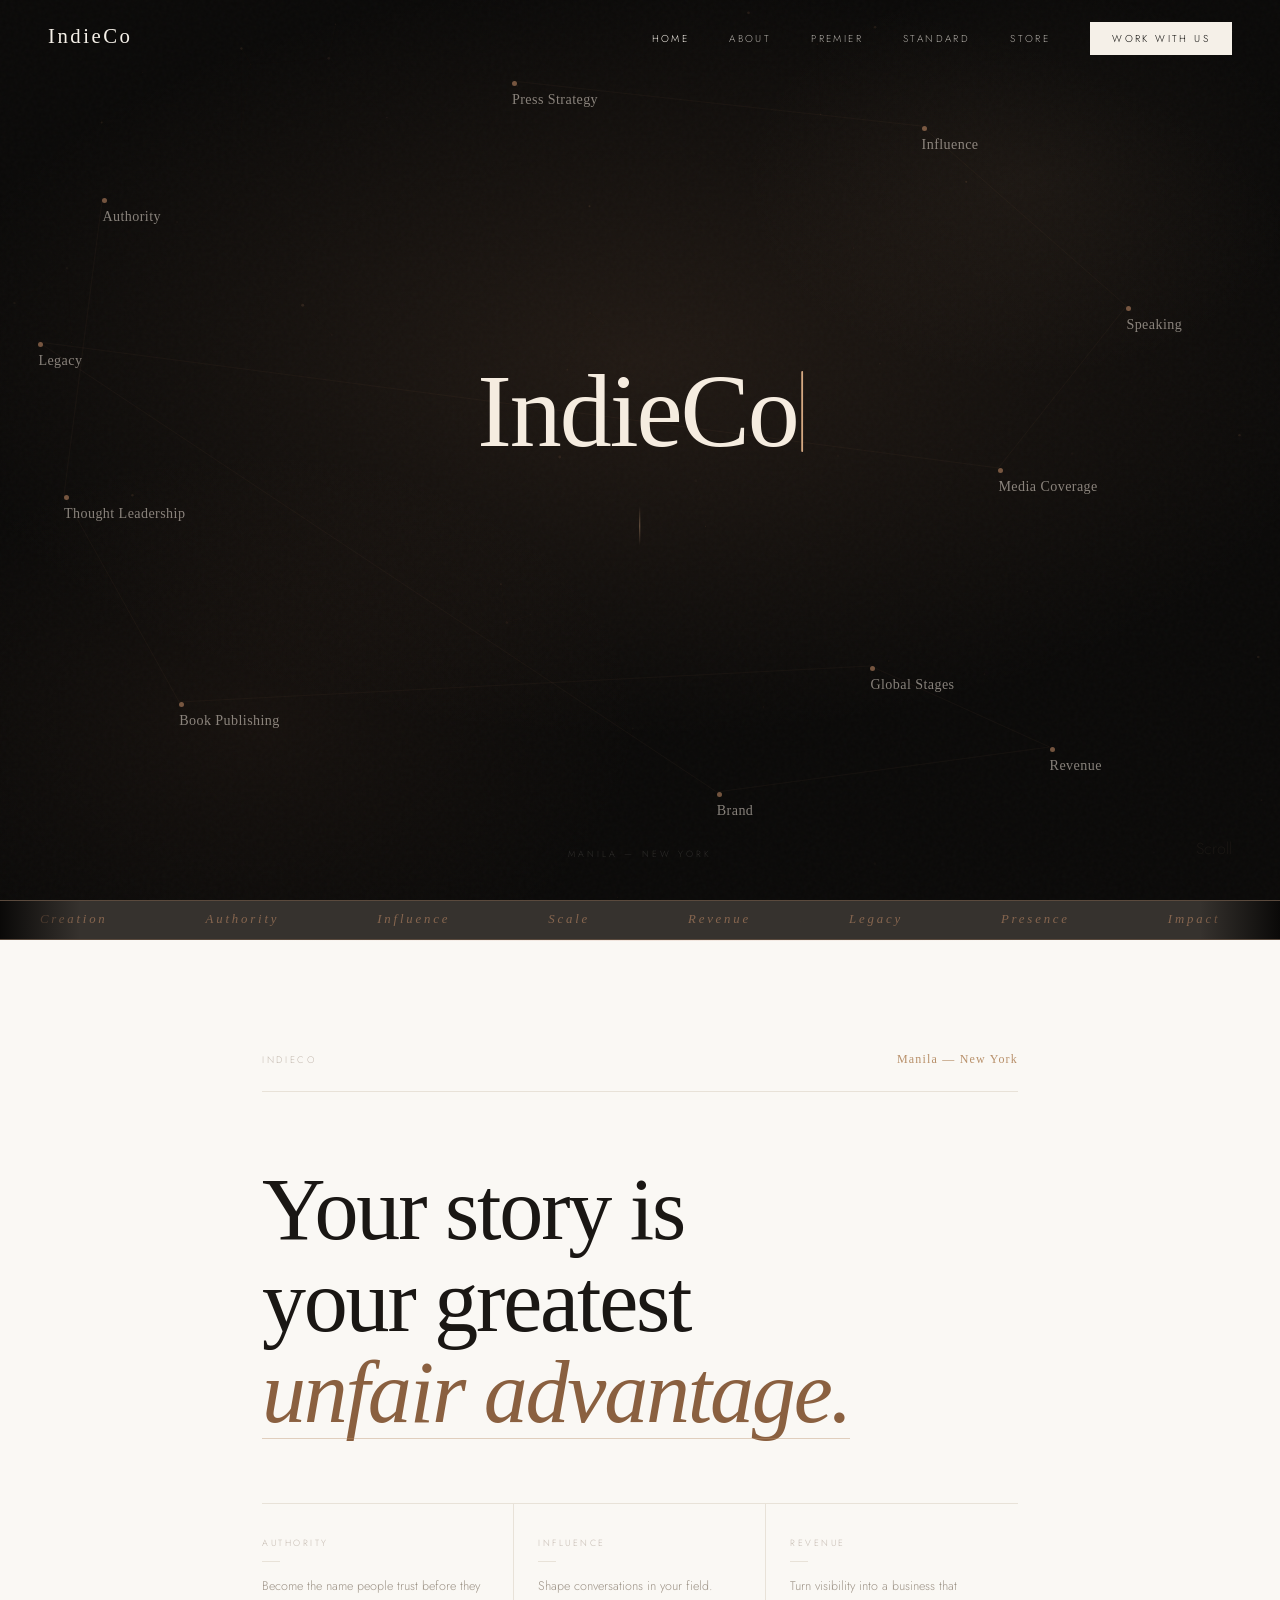
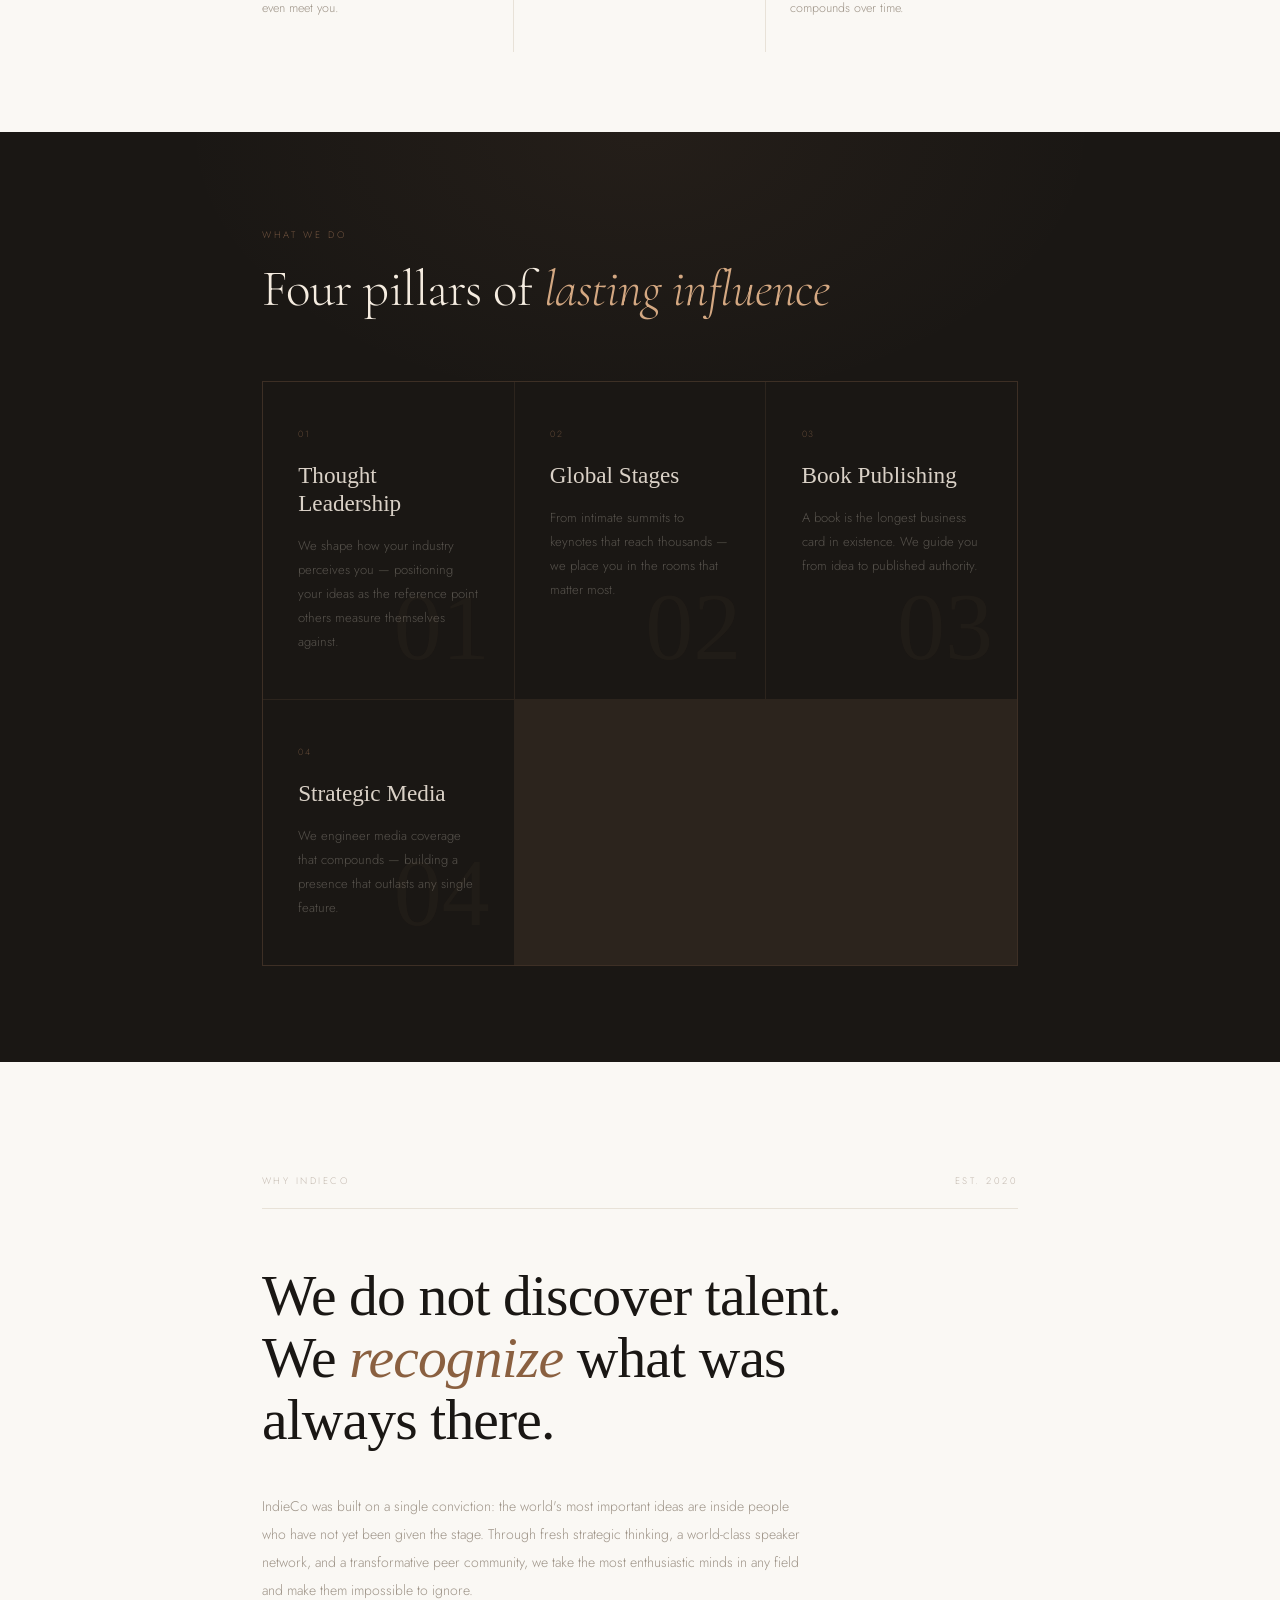
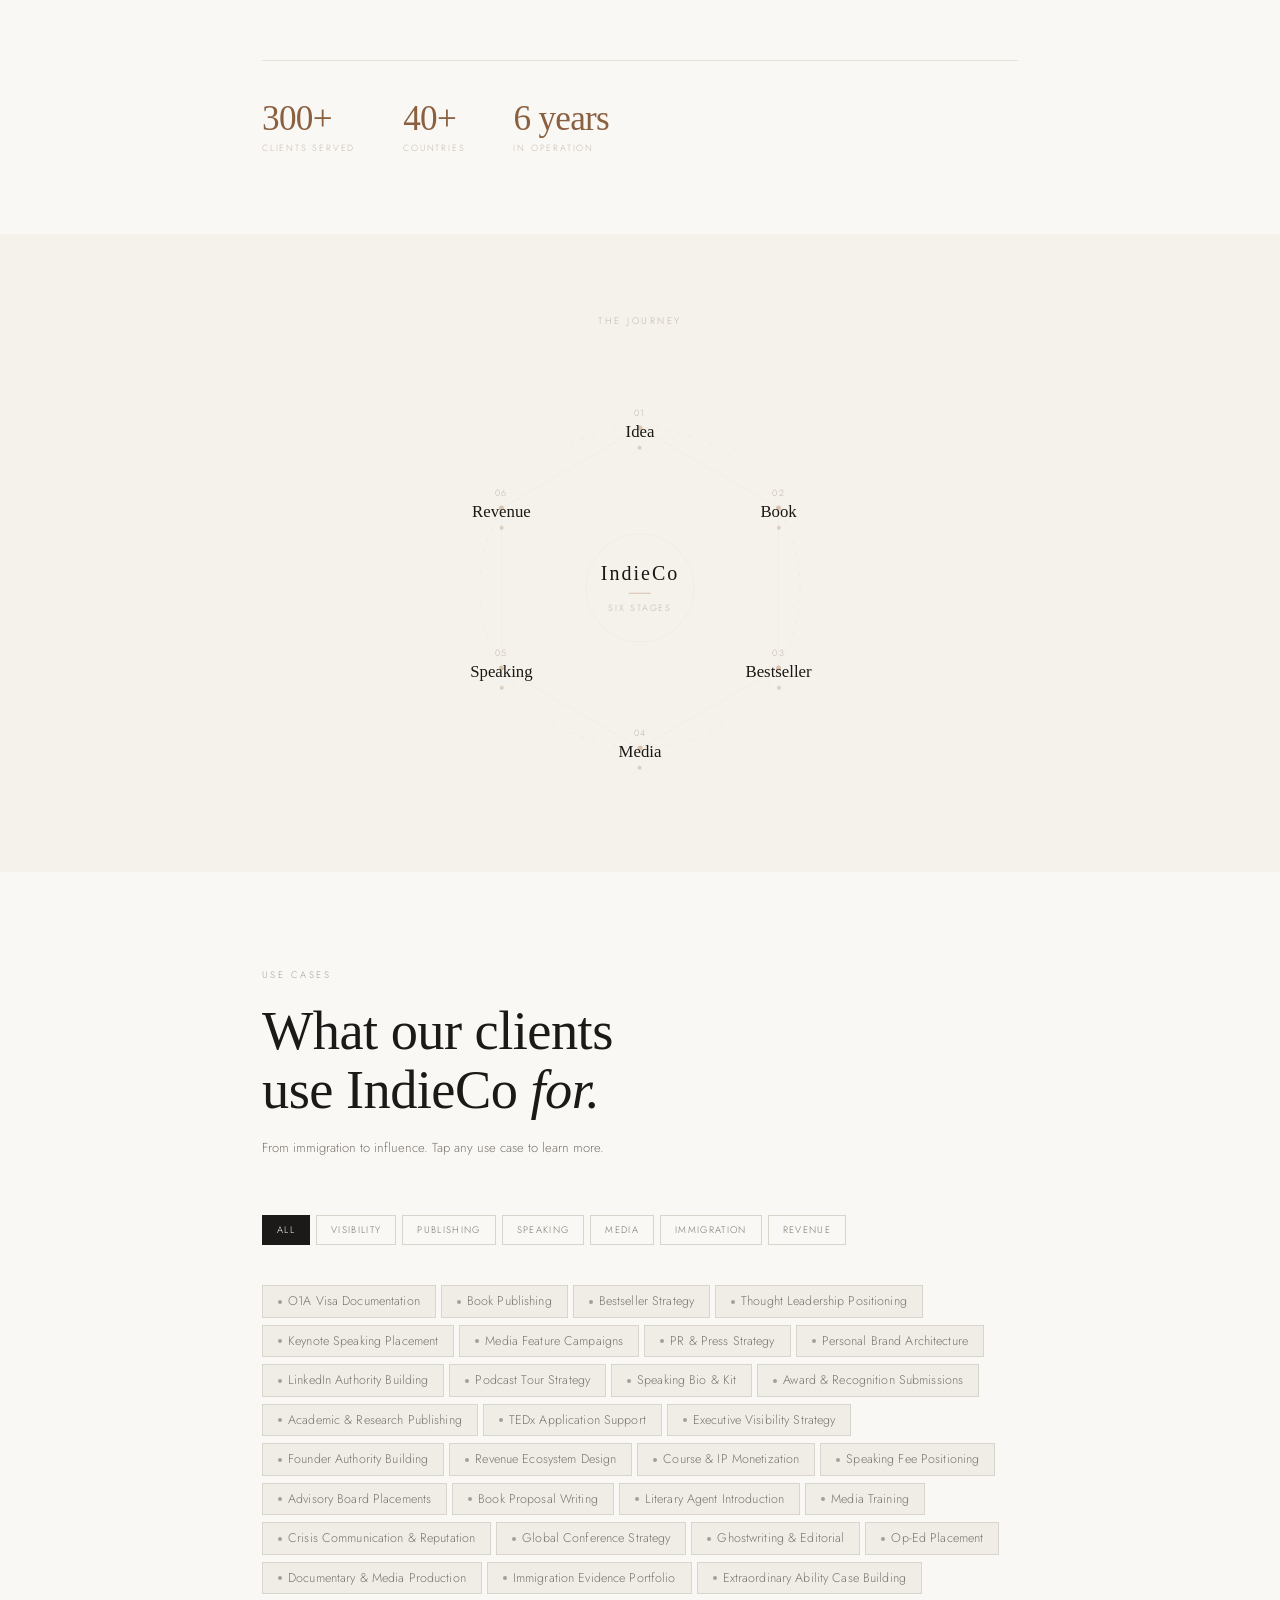
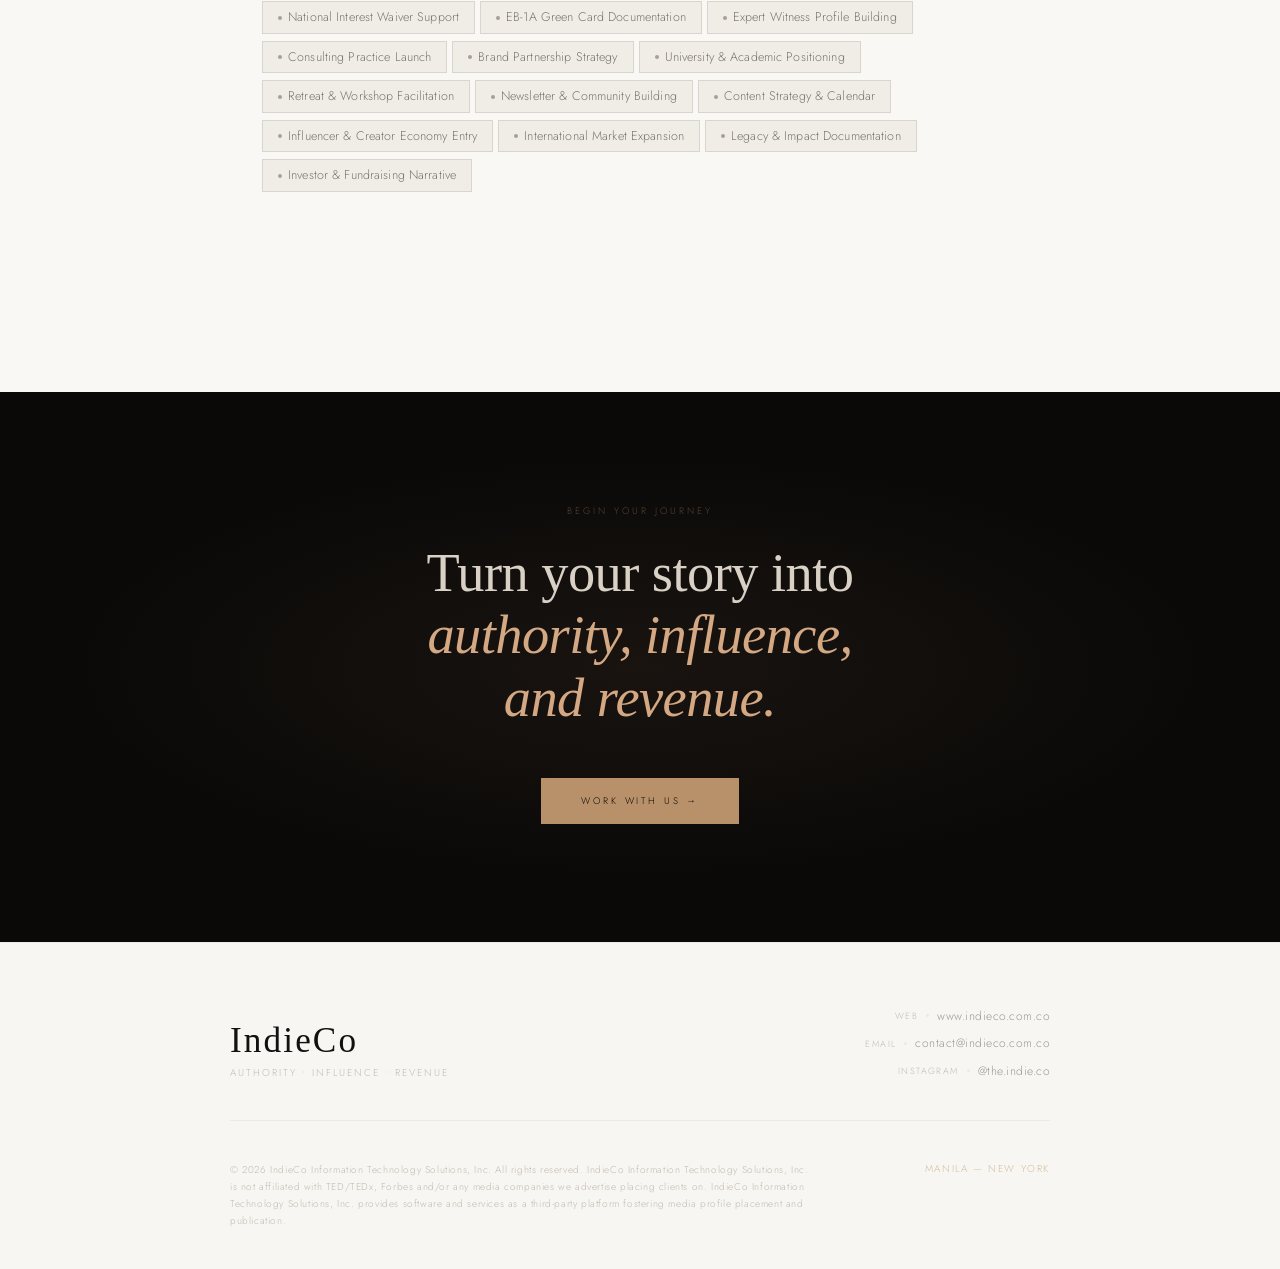
<file: index.html>
<!DOCTYPE html>
<html lang="en">
<head>
<meta charset="UTF-8"/>
<meta name="viewport" content="width=device-width,initial-scale=1.0"/>
<title>IndieCo — the authority infrastructure for builders who sell at scale.</title>
<meta name="description" content="IndieCo places founders and executives in top-tier press."/>
<link rel="stylesheet" href="css/base.css"/>
<link rel="stylesheet" href="css/nav.css"/>
<style>
/* ═══════════════════════════════
   DESIGN TOKENS — ROSE GOLD PALETTE
═══════════════════════════════ */
:root {
  --rg-100: #fdf6f0;
  --rg-200: #f5e6da;
  --rg-300: #e8c9b3;
  --rg-400: #d4a882;
  --rg-500: #c8906a;
  --rg-600: #b87855;
  --rg-700: #8a5a3e;
  --ink-pure: #0a0908;
  --ink-rich: #1a1714;
  --ink-mid: #3d3730;
  --ink-soft: #6b6257;
  --ink-pale: #9e9488;
  --ink-ghost: #c4bab0;
  --cream-0: #fefefc;
  --cream-1: #faf8f4;
  --cream-2: #f5f1eb;
  --cream-3: #ede8e0;
  --sand: #e8e2d8;
  --gold: #b8906a;
  --gold-bright: #d4a882;
  --gold-deep: #8a6040;
  --blush: #f2e4dc;
  --blush-mid: #e8cfc2;
  --petal: #f7ede6;
}

*,*::before,*::after{box-sizing:border-box;margin:0;padding:0}
html{scroll-behavior:smooth}
body{background:var(--cream-1);color:var(--ink-rich);font-family:var(--font-sans);font-weight:300;-webkit-font-smoothing:antialiased;overflow-x:hidden}
a{color:inherit;text-decoration:none}
img{max-width:100%;display:block}
button{cursor:pointer}

/* ═══════════════════════════════
   HERO — FULL REDESIGN
═══════════════════════════════ */
.hero {
  position: relative;
  min-height: 100vh;
  display: flex;
  flex-direction: column;
  justify-content: center;
  align-items: center;
  overflow: hidden;
  background: var(--ink-pure);
}

/* Layered ambient background */
.hero-ambient {
  position: absolute;
  inset: 0;
  z-index: 0;
}
.hero-ambient-layer1 {
  position: absolute;
  inset: 0;
  background: radial-gradient(ellipse 80% 60% at 50% 40%, rgba(200,144,106,0.12) 0%, transparent 70%);
}
.hero-ambient-layer2 {
  position: absolute;
  inset: 0;
  background: radial-gradient(ellipse 50% 50% at 20% 80%, rgba(180,120,85,0.07) 0%, transparent 60%),
              radial-gradient(ellipse 40% 40% at 80% 20%, rgba(212,168,130,0.06) 0%, transparent 55%);
}
.hero-grain {
  position: absolute;
  inset: 0;
  opacity: 0.025;
  background-image: url("data:image/svg+xml,%3Csvg viewBox='0 0 256 256' xmlns='http://www.w3.org/2000/svg'%3E%3Cfilter id='noise'%3E%3CfeTurbulence type='fractalNoise' baseFrequency='0.9' numOctaves='4' stitchTiles='stitch'/%3E%3C/filter%3E%3Crect width='100%25' height='100%25' filter='url(%23noise)' opacity='1'/%3E%3C/svg%3E");
}
canvas#hero-particles {
  position: absolute;
  inset: 0;
  width: 100%;
  height: 100%;
  pointer-events: none;
}

/* Center stage */
.hero-stage {
  position: absolute;
  inset: 0;
  z-index: 10;
  display: flex;
  flex-direction: column;
  align-items: center;
  justify-content: flex-end;
  padding-bottom: 7rem;
}

/* ── SCATTERED WORDS SYSTEM (static, QClay-style) ── */
.hero-field {
  position: absolute;
  inset: 0;
  z-index: 3;
  pointer-events: none;
}

.hero-word {
  position: absolute;
  display: flex;
  flex-direction: column;
  gap: 3px;
  pointer-events: none;
}
.hero-word-dot {
  width: 5px;
  height: 5px;
  border-radius: 50%;
  background: rgba(200,144,106,0.55);
  margin-bottom: 2px;
}
.hero-word-name {
  font-family: var(--font-garant, 'Cormorant Garant', serif);
  font-size: clamp(0.72rem, 1.4vw, 0.88rem);
  font-weight: 300;
  letter-spacing: 0.03em;
  color: rgba(245,236,224,0.52);
  white-space: nowrap;
  line-height: 1.2;
}
.hero-word-sub {
  font-size: 9px;
  letter-spacing: 0.12em;
  color: rgba(245,236,224,0.2);
  font-family: var(--font-sans);
  font-weight: 300;
}

/* Glitch animation */
@keyframes glitch-shift {
  0%,87%,100%   { transform: translate(0,0); opacity: 1; }
  88%           { transform: translate(-2px, 1px); opacity: 0.85; clip-path: inset(20% 0 60% 0); }
  89%           { transform: translate(2px,-1px); opacity: 1; clip-path: inset(55% 0 20% 0); }
  90%           { transform: translate(0,0); opacity: 1; clip-path: none; }
  91%           { transform: translate(3px, 0); opacity: 0.7; }
  92%           { transform: translate(0,0); opacity: 1; }
}
@keyframes glitch-color {
  0%,87%,100%  { color: rgba(245,236,224,0.52); }
  88%          { color: rgba(200,144,106,0.9); }
  89%          { color: rgba(245,236,224,0.2); }
  90%          { color: rgba(245,236,224,0.52); }
  91%          { color: rgba(180,120,90,0.7); }
  92%          { color: rgba(245,236,224,0.52); }
}

.hero-word-name {
  animation: glitch-color 8s ease-in-out infinite;
}
.hero-word {
  animation: glitch-shift 8s ease-in-out infinite;
}
/* Stagger glitch timing per word */
.hero-word:nth-child(1)  { animation-delay: 0s; }
.hero-word:nth-child(2)  { animation-delay: 0.9s; }
.hero-word:nth-child(3)  { animation-delay: 1.8s; }
.hero-word:nth-child(4)  { animation-delay: 2.5s; }
.hero-word:nth-child(5)  { animation-delay: 3.3s; }
.hero-word:nth-child(6)  { animation-delay: 4.1s; }
.hero-word:nth-child(7)  { animation-delay: 4.9s; }
.hero-word:nth-child(8)  { animation-delay: 5.7s; }
.hero-word:nth-child(9)  { animation-delay: 6.4s; }
.hero-word:nth-child(10) { animation-delay: 7.1s; }
.hero-word:nth-child(11) { animation-delay: 0.4s; }

/* Connector line (decorative SVG overlay, drawn via JS) */
#hero-connector-svg {
  position: absolute;
  inset: 0;
  width: 100%;
  height: 100%;
  pointer-events: none;
  z-index: 2;
}

/* Center typewriter */
.hero-center {
  position: absolute;
  top: 50%;
  left: 50%;
  transform: translate(-50%, -50%);
  z-index: 10;
  display: flex;
  flex-direction: column;
  align-items: center;
  text-align: center;
  pointer-events: none;
  width: max-content;
}

.hero-eyebrow {
  font-family: var(--font-sans);
  font-size: 9px;
  letter-spacing: 0.38em;
  text-transform: uppercase;
  color: rgba(200,144,106,0.7);
  margin-bottom: 0.8rem;
  font-weight: 300;
  animation: fadeInDown 1s 0.3s both;
}

.hero-type-main {
  font-family: var(--font-garant, 'Cormorant Garant', serif);
  font-size: clamp(3.5rem, 9vw, 6.5rem);
  font-weight: 300;
  line-height: 0.95;
  letter-spacing: -0.02em;
  color: #f5ece0;
  min-width: 4ch;
  min-height: 1.1em;
  display: flex;
  align-items: center;
  justify-content: center;
  animation: fadeInDown 1s 0.5s both;
}
.type-cursor {
  display: inline-block;
  width: 2px;
  height: 0.78em;
  background: var(--gold-bright);
  margin-left: 3px;
  vertical-align: middle;
  animation: blink 0.85s infinite;
  border-radius: 1px;
}
@keyframes blink { 0%,45%{opacity:1} 55%,100%{opacity:0} }

.hero-sub-label {
  font-family: var(--font-sans);
  font-size: clamp(0.7rem, 1.4vw, 0.8rem);
  letter-spacing: 0.22em;
  text-transform: uppercase;
  color: var(--gold-bright);
  margin-top: 0.6rem;
  min-height: 1.2em;
  opacity: 0;
  transition: opacity 0.5s ease;
  font-weight: 300;
}

/* Gold accent line */
.hero-gold-line {
  width: 1px;
  height: 40px;
  background: linear-gradient(to bottom, transparent, var(--gold-bright), transparent);
  margin: 0.8rem auto 0;
  opacity: 0.5;
}

/* Below orbit — hero copy */
.hero-copy-block {
  max-width: 520px;
  text-align: center;
  animation: fadeInUp 1s 1.2s both;
  position: relative;
  z-index: 20;
  padding: 0 2rem;
}
.hero-copy-text {
  font-size: clamp(0.83rem, 1.5vw, 0.93rem);
  line-height: 2;
  color: rgba(245,236,224,0.38);
  margin-bottom: 2.5rem;
  font-weight: 300;
  letter-spacing: 0.02em;
}

/* CTA pair */
.hero-ctas {
  display: flex;
  gap: 1rem;
  justify-content: center;
  flex-wrap: wrap;
  animation: fadeInUp 1s 1.4s both;
}
.hero-cta-primary {
  position: relative;
  display: inline-flex;
  align-items: center;
  gap: 10px;
  font-size: 9.5px;
  letter-spacing: 0.32em;
  text-transform: uppercase;
  font-weight: 300;
  font-family: var(--font-sans);
  background: var(--gold);
  color: #0a0908;
  padding: 14px 30px;
  overflow: hidden;
  transition: color 0.3s;
  text-decoration: none;
  pointer-events: auto;
}
.hero-cta-primary::before {
  content: '';
  position: absolute;
  inset: 0;
  background: var(--gold-bright);
  transform: translateX(-102%);
  transition: transform 0.45s cubic-bezier(0.7,0,0.3,1);
}
.hero-cta-primary:hover::before { transform: translateX(0); }
.hero-cta-primary span { position: relative; z-index: 1; }

.hero-cta-ghost {
  display: inline-flex;
  align-items: center;
  gap: 10px;
  font-size: 9.5px;
  letter-spacing: 0.32em;
  text-transform: uppercase;
  font-weight: 300;
  font-family: var(--font-sans);
  background: transparent;
  color: rgba(245,236,224,0.45);
  border: 0.5px solid rgba(200,144,106,0.3);
  padding: 14px 30px;
  transition: color 0.3s, border-color 0.3s;
  text-decoration: none;
  pointer-events: auto;
}
.hero-cta-ghost:hover { color: #f5ece0; border-color: rgba(200,144,106,0.7); }

/* Location tag */
.hero-location {
  position: absolute;
  bottom: 2.5rem;
  left: 50%;
  transform: translateX(-50%);
  font-size: 9px;
  letter-spacing: 0.34em;
  color: rgba(245,240,232,0.15);
  text-transform: uppercase;
  white-space: nowrap;
  z-index: 10;
}

/* Scroll indicator */
.hero-scroll {
  position: absolute;
  bottom: 2.5rem;
  right: 3rem;
  display: flex;
  flex-direction: column;
  align-items: center;
  gap: 8px;
  z-index: 10;
  animation: fadeInUp 1s 2s both;
}
.hero-scroll-line {
  width: 0.5px;
  height: 40px;
  background: linear-gradient(to bottom, rgba(200,144,106,0.5), transparent);
  animation: scroll-pulse 2.5s ease-in-out infinite;
}
@keyframes scroll-pulse {
  0%,100%{opacity:0.3;transform:scaleY(1)}
  50%{opacity:1;transform:scaleY(1.1)}
}


@keyframes fadeInDown {
  from{opacity:0;transform:translateY(-12px)}
  to{opacity:1;transform:translateY(0)}
}
@keyframes fadeInUp {
  from{opacity:0;transform:translateY(16px)}
  to{opacity:1;transform:translateY(0)}
}

/* ═══════════════════════════════
   MARQUEE — REFINED
═══════════════════════════════ */
.mq-wrap {
  overflow: hidden;
  background: transparent;
  border-top: 0.5px solid rgba(200,144,106,0.25);
  border-bottom: 0.5px solid rgba(200,144,106,0.25);
  background: rgba(20,16,12,0.85);
  padding: 11px 0;
  position: relative;
  z-index: 1;
}
.mq-wrap::before,
.mq-wrap::after {
  content:'';
  position:absolute;
  top:0;bottom:0;width:80px;z-index:2;
}
.mq-wrap::before{left:0;background:linear-gradient(to right,rgba(10,9,8,1),transparent)}
.mq-wrap::after{right:0;background:linear-gradient(to left,rgba(10,9,8,1),transparent)}

.mq-track {
  display: flex;
  white-space: nowrap;
  animation: marquee 28s linear infinite;
}
.mq-item {
  font-family: var(--font-garant, 'Cormorant Garant', serif);
  font-size: 0.8rem;
  letter-spacing: 0.22em;
  padding: 0 2.5rem;
  color: rgba(200,144,106,0.55);
  font-style: italic;
}
.mq-sep {
  padding: 0 0.5rem;
  color: rgba(200,144,106,0.2);
  font-size: 0.5rem;
  line-height: 2;
}
@keyframes marquee { from{transform:translateX(0)} to{transform:translateX(-50%)} }

/* ═══════════════════════════════
   INTRO — EDITORIAL REDESIGN
═══════════════════════════════ */
.intro {
  padding: 7rem 0 5rem;
  position: relative;
}
.intro::before {
  content: '';
  position: absolute;
  top: 0;
  left: 0;
  right: 0;
  height: 1px;
  background: linear-gradient(to right, transparent, var(--blush-mid), transparent);
  opacity: 0.5;
}

.intro-header {
  display: flex;
  justify-content: space-between;
  align-items: flex-end;
  margin-bottom: 4.5rem;
  padding-bottom: 1.5rem;
  border-bottom: 0.5px solid var(--sand);
}
.intro-eyebrow {
  font-size: 9.5px;
  letter-spacing: 0.28em;
  text-transform: uppercase;
  font-weight: 300;
  color: var(--ink-ghost);
}
.intro-index {
  font-family: var(--font-garant, serif);
  font-size: 0.75rem;
  color: var(--gold);
  letter-spacing: 0.1em;
}

.intro-h {
  font-family: var(--font-garant, 'Cormorant Garant', serif);
  font-size: clamp(3rem, 8vw, 5.5rem);
  font-weight: 300;
  line-height: 1.04;
  letter-spacing: -0.025em;
  color: var(--ink-rich);
  margin-bottom: 4rem;
  max-width: 650px;
}
.intro-h em {
  font-style: italic;
  color: var(--gold-deep);
  position: relative;
}
.intro-h em::after {
  content: '';
  position: absolute;
  bottom: 3px;
  left: 0;
  right: 0;
  height: 0.5px;
  background: var(--gold);
  opacity: 0.4;
}

.intro-pillars {
  display: grid;
  grid-template-columns: repeat(3, 1fr);
  border-top: 0.5px solid var(--sand);
}
.intro-pillar {
  padding: 2rem 1.5rem 2rem 0;
  border-right: 0.5px solid var(--sand);
  position: relative;
  transition: background 0.4s ease;
}
.intro-pillar::before {
  content: '';
  position: absolute;
  top: 0;
  left: 0;
  right: 0;
  height: 2px;
  background: linear-gradient(to right, var(--gold), transparent);
  transform: scaleX(0);
  transform-origin: left;
  transition: transform 0.5s cubic-bezier(0.7,0,0.3,1);
}
.intro-pillar:hover::before { transform: scaleX(1); }
.intro-pillar:last-child { border-right: none; padding-right: 0; }
.intro-pillar:nth-child(2),
.intro-pillar:nth-child(3) { padding-left: 1.5rem; }

.pillar-name {
  font-size: 9px;
  letter-spacing: 0.28em;
  text-transform: uppercase;
  font-weight: 300;
  color: var(--ink-ghost);
  margin-bottom: 0.8rem;
  display: block;
  transition: color 0.3s;
}
.intro-pillar:hover .pillar-name { color: var(--gold); }
.pillar-line {
  width: 18px;
  height: 0.5px;
  background: var(--sand);
  margin-bottom: 0.8rem;
  transition: background 0.3s, width 0.4s;
}
.intro-pillar:hover .pillar-line { background: var(--gold); width: 32px; }
.pillar-desc {
  font-size: 12.5px;
  font-weight: 300;
  color: var(--ink-pale);
  line-height: 1.8;
  transition: color 0.3s;
}
.intro-pillar:hover .pillar-desc { color: var(--ink-soft); }

/* ═══════════════════════════════
   PILLARS SECTION
═══════════════════════════════ */
.pillars-section {
  padding: 6rem 0;
  background: var(--ink-rich);
  position: relative;
  overflow: hidden;
}
.pillars-section::before {
  content: '';
  position: absolute;
  top: -1px;
  left: 0;
  right: 0;
  height: 1px;
  background: linear-gradient(to right, transparent, rgba(200,144,106,0.3), transparent);
}
.pillars-section::after {
  content: '';
  position: absolute;
  bottom: -1px;
  left: 0;
  right: 0;
  height: 1px;
  background: linear-gradient(to right, transparent, rgba(200,144,106,0.3), transparent);
}

.pillars-section-bg {
  position: absolute;
  inset: 0;
  background: radial-gradient(ellipse 60% 50% at 50% 0%, rgba(200,144,106,0.06) 0%, transparent 60%);
  pointer-events: none;
}

.pillars-header {
  margin-bottom: 4rem;
}
.pillars-eyebrow {
  font-size: 9.5px;
  letter-spacing: 0.28em;
  text-transform: uppercase;
  color: rgba(200,144,106,0.5);
  margin-bottom: 1.2rem;
  font-weight: 300;
}
.pillars-header .section-title {
  color: #f5ece0;
}
.pillars-header .section-title em { color: var(--gold-bright); }

.pillars-grid {
  display: grid;
  grid-template-columns: repeat(auto-fit, minmax(220px, 1fr));
  gap: 1px;
  background: rgba(200,144,106,0.1);
  border: 1px solid rgba(200,144,106,0.1);
}
.pillar-card {
  padding: 2.8rem 2.2rem;
  background: var(--ink-rich);
  position: relative;
  overflow: hidden;
  transition: background 0.4s ease;
  cursor: default;
}
.pillar-card::before {
  content: '';
  position: absolute;
  top: 0;
  left: 0;
  right: 0;
  height: 0.5px;
  background: linear-gradient(to right, var(--gold), transparent);
  transform: scaleX(0);
  transform-origin: left;
  transition: transform 0.5s cubic-bezier(0.7,0,0.3,1);
}
.pillar-card:hover { background: rgba(200,144,106,0.04); }
.pillar-card:hover::before { transform: scaleX(1); }

.pillar-num {
  font-size: 9px;
  letter-spacing: 0.2em;
  color: rgba(200,144,106,0.4);
  margin-bottom: 1.4rem;
  display: block;
  font-weight: 300;
}
.pillar-title {
  font-family: var(--font-garant, serif);
  font-size: 1.45rem;
  font-weight: 300;
  margin-bottom: 1rem;
  line-height: 1.2;
  color: rgba(245,236,224,0.88);
  transition: color 0.3s;
}
.pillar-card:hover .pillar-title { color: #f5ece0; }
.pillar-body {
  font-size: 13px;
  line-height: 1.85;
  color: rgba(245,236,224,0.28);
  font-weight: 300;
  transition: color 0.3s;
}
.pillar-card:hover .pillar-body { color: rgba(245,236,224,0.5); }

/* Decorative number bg */
.pillar-card-num-bg {
  position: absolute;
  bottom: 1.5rem;
  right: 1.5rem;
  font-family: var(--font-garant, serif);
  font-size: 6rem;
  font-weight: 300;
  color: rgba(200,144,106,0.04);
  line-height: 1;
  pointer-events: none;
  transition: color 0.4s;
}
.pillar-card:hover .pillar-card-num-bg { color: rgba(200,144,106,0.07); }

/* ═══════════════════════════════
   WHY SECTION
═══════════════════════════════ */
.why { padding: 7rem 0 5rem; }
.why-top {
  display: flex;
  justify-content: space-between;
  align-items: baseline;
  border-bottom: 0.5px solid var(--sand);
  padding-bottom: 1.25rem;
  margin-bottom: 3.5rem;
}
.why-eyebrow {
  font-size: 9.5px;
  letter-spacing: 0.26em;
  text-transform: uppercase;
  font-weight: 300;
  color: var(--ink-ghost);
}
.why-pull {
  font-family: var(--font-garant, serif);
  font-size: clamp(2.2rem, 5.5vw, 3.6rem);
  font-weight: 300;
  line-height: 1.08;
  letter-spacing: -0.015em;
  color: var(--ink-rich);
  margin-bottom: 2.5rem;
  max-width: 580px;
}
.why-pull em { font-style: italic; color: var(--gold-deep); }
.why-body {
  font-size: 14px;
  font-weight: 300;
  color: var(--ink-pale);
  line-height: 2;
  max-width: 540px;
  margin-bottom: 3.5rem;
}

/* Stat row */
.why-stats {
  display: flex;
  gap: 3rem;
  padding-top: 2.5rem;
  border-top: 0.5px solid var(--sand);
}
.why-stat { display: flex; flex-direction: column; gap: 0.3rem; }
.why-stat-num {
  font-family: var(--font-garant, serif);
  font-size: 2.2rem;
  font-weight: 300;
  color: var(--gold-deep);
  letter-spacing: -0.02em;
  line-height: 1;
}
.why-stat-label {
  font-size: 9px;
  letter-spacing: 0.2em;
  text-transform: uppercase;
  color: var(--ink-ghost);
  font-weight: 300;
}

/* ═══════════════════════════════
   CYCLE
═══════════════════════════════ */
.cy-out {
  padding: 5rem 0 4rem;
  display: flex;
  flex-direction: column;
  align-items: center;
  background: var(--cream-2);
  position: relative;
}
.cy-eyebrow {
  font-family: var(--font-sans);
  font-size: 9.5px;
  letter-spacing: 0.26em;
  text-transform: uppercase;
  font-weight: 300;
  color: var(--ink-ghost);
  margin-bottom: 2.5rem;
}
.cy-wrap {
  position: relative;
  width: 440px;
  height: 440px;
  max-width: min(440px, 92vw);
}
.cy-ring {
  position: absolute;
  inset: 0;
  animation: cy-spin 28s linear infinite;
}
.cy-ring:hover { animation-play-state: paused; }
.cy-node {
  position: absolute;
  transform: translate(-50%, -50%);
  text-align: center;
}
.cy-inner {
  animation: cy-counter 28s linear infinite;
  display: flex;
  flex-direction: column;
  align-items: center;
  gap: 3px;
}
.cy-ring:hover .cy-inner { animation-play-state: paused; }
.cy-num {
  font-family: var(--font-sans);
  font-size: 9px;
  letter-spacing: 0.14em;
  color: var(--ink-ghost);
  font-weight: 300;
}
.cy-name {
  font-family: var(--font-garant, serif);
  font-size: 1.05rem;
  font-weight: 300;
  color: var(--ink-rich);
  white-space: nowrap;
  line-height: 1.15;
  transition: color 0.2s;
}
.cy-node:hover .cy-name { color: var(--gold-deep); }
.cy-tick {
  width: 4px;
  height: 4px;
  border-radius: 50%;
  background: var(--gold);
  margin-top: 2px;
  opacity: 0.35;
  transition: opacity 0.2s;
}
.cy-node:hover .cy-tick { opacity: 0.8; }
.cy-center {
  position: absolute;
  top: 50%;
  left: 50%;
  transform: translate(-50%, -50%);
  text-align: center;
  pointer-events: none;
}
.cy-brand {
  font-family: var(--font-garant, serif);
  font-size: 1.25rem;
  font-weight: 300;
  letter-spacing: 0.1em;
  color: var(--ink-rich);
}
.cy-rule {
  width: 22px;
  height: 0.5px;
  background: var(--gold);
  margin: 8px auto;
  opacity: 0.5;
}
.cy-sub {
  font-family: var(--font-sans);
  font-size: 9px;
  letter-spacing: 0.2em;
  text-transform: uppercase;
  color: var(--ink-ghost);
  font-weight: 300;
}
@keyframes cy-spin    { to { transform: rotate(360deg); } }
@keyframes cy-counter { to { transform: rotate(-360deg); } }

/* ═══════════════════════════════
   USE CASES
═══════════════════════════════ */
:root {
  --uc-cream: #FAF8F5;
  --uc-sand: #F0EDE7;
  --uc-stone: #D9D4CC;
  --uc-mink: #A89F97;
  --uc-ink: #1C1A18;
  --uc-soft: #7A746E;
  --uc-active-bg: #EDE9E3;
  --uc-active-border: #A89F97;
}
.uc { padding: 6rem 0 5rem; }
.uc-header { margin-bottom: 3.5rem; }
.uc-sup {
  font-size: 9.5px;
  letter-spacing: 0.26em;
  text-transform: uppercase;
  font-weight: 300;
  color: var(--uc-mink);
  margin-bottom: 1.25rem;
  display: block;
  font-family: var(--font-sans);
}
.uc-h {
  font-family: var(--font-garant, serif);
  font-size: clamp(2.2rem, 5vw, 3.4rem);
  font-weight: 300;
  line-height: 1.1;
  letter-spacing: -0.01em;
  color: var(--uc-ink);
  max-width: 520px;
}
.uc-h em { font-style: italic; }
.uc-sub {
  font-size: 13px;
  font-weight: 300;
  color: var(--uc-soft);
  margin-top: 1rem;
  line-height: 1.7;
  max-width: 440px;
  font-family: var(--font-sans);
}
.uc-filter {
  display: flex;
  gap: 6px;
  margin-bottom: 2.5rem;
  flex-wrap: wrap;
}
.uc-cat {
  font-size: 9.5px;
  letter-spacing: 0.14em;
  text-transform: uppercase;
  font-weight: 300;
  color: var(--uc-soft);
  padding: 7px 14px;
  border: 0.5px solid var(--uc-stone);
  background: none;
  cursor: pointer;
  transition: all 0.25s;
  font-family: var(--font-sans);
}
.uc-cat:hover,
.uc-cat.active {
  background: var(--uc-ink);
  color: var(--uc-cream);
  border-color: var(--uc-ink);
}
.uc-cloud {
  display: flex;
  flex-wrap: wrap;
  gap: 7px 5px;
}
.uc-tag {
  display: inline-flex;
  align-items: center;
  gap: 6px;
  font-size: 12.5px;
  font-weight: 300;
  color: var(--uc-soft);
  padding: 9px 15px;
  border: 0.5px solid var(--uc-stone);
  background: var(--uc-sand);
  cursor: pointer;
  transition: all 0.22s;
  letter-spacing: 0.01em;
  line-height: 1;
  font-family: var(--font-sans);
}
.uc-tag:hover {
  background: var(--uc-active-bg);
  border-color: var(--uc-active-border);
  color: var(--uc-ink);
}
.uc-tag.lit {
  background: var(--uc-ink);
  border-color: var(--uc-ink);
  color: var(--uc-cream);
}
.uc-tag.dim { opacity: 0.3; }
.uc-tag-dot {
  width: 4px;
  height: 4px;
  border-radius: 50%;
  background: var(--uc-mink);
  flex-shrink: 0;
  transition: background 0.2s;
}
.uc-tag.lit .uc-tag-dot { background: var(--uc-cream); }
.uc-detail {
  margin-top: 2.5rem;
  padding: 1.75rem 2rem;
  border: 0.5px solid var(--uc-stone);
  background: #fff;
  min-height: 80px;
  transition: opacity 0.3s;
  opacity: 0;
}
.uc-detail.show { opacity: 1; }
.uc-detail-label {
  font-size: 9.5px;
  letter-spacing: 0.22em;
  text-transform: uppercase;
  font-weight: 300;
  color: var(--uc-mink);
  margin-bottom: 8px;
  font-family: var(--font-sans);
}
.uc-detail-text {
  font-family: var(--font-garant, serif);
  font-size: 1.25rem;
  font-weight: 300;
  font-style: italic;
  color: var(--uc-ink);
  line-height: 1.5;
}

/* ═══════════════════════════════
   CTA STRIP — PREMIUM
═══════════════════════════════ */
.cta-strip {
  position: relative;
  padding: 7rem 0;
  text-align: center;
  overflow: hidden;
  background: var(--ink-pure);
}
.cta-strip-bg {
  position: absolute;
  inset: 0;
  background: radial-gradient(ellipse 70% 60% at 50% 50%, rgba(200,144,106,0.08) 0%, transparent 65%);
  pointer-events: none;
}
.cta-strip-inner { max-width: 600px; margin: 0 auto; padding: 0 2rem; position: relative; z-index: 1; }
.cta-strip-eyebrow {
  font-size: 9.5px;
  letter-spacing: 0.32em;
  text-transform: uppercase;
  color: rgba(200,144,106,0.4);
  margin-bottom: 1.5rem;
  font-weight: 300;
}
.cta-strip-h {
  font-family: var(--font-garant, serif);
  font-size: clamp(2.2rem, 5.5vw, 3.4rem);
  font-weight: 300;
  color: rgba(245,236,224,0.88);
  line-height: 1.15;
  margin-bottom: 3rem;
  letter-spacing: -0.01em;
}
.cta-strip-h em { font-style: italic; color: var(--gold-bright); }
.btn-primary {
  position: relative;
  display: inline-block;
  font-size: 9.5px;
  letter-spacing: 0.3em;
  text-transform: uppercase;
  background: var(--gold);
  color: var(--ink-pure);
  padding: 16px 40px;
  overflow: hidden;
  transition: color 0.3s;
  font-family: var(--font-sans);
  font-weight: 300;
}
.btn-primary::before {
  content: '';
  position: absolute;
  inset: 0;
  background: var(--gold-bright);
  transform: translateX(-102%);
  transition: transform 0.45s cubic-bezier(0.7,0,0.3,1);
}
.btn-primary span { position: relative; z-index: 1; }
.btn-primary:hover::before { transform: translateX(0); }

/* ═══════════════════════════════
   RESPONSIVE
═══════════════════════════════ */
@media (max-width: 760px) {
  .hero-location { display: none; }
  .intro-pillars { grid-template-columns: 1fr; }
  .intro-pillar { border-right: none; border-bottom: 0.5px solid var(--sand); padding: 1.5rem 0; }
  .intro-pillar:nth-child(2),.intro-pillar:nth-child(3){padding-left:0}
  .cy-wrap { width: 92vw; height: 92vw; }
  .why-stats { flex-wrap: wrap; gap: 2rem; }
  .orbit-system { width: min(340px,90vw); height: min(340px,90vw); }
  .hero-cta-ghost { display: none; }
}
@media (max-width: 540px) {
  .uc { padding: 4rem 1.5rem 3.5rem; }
}

/* ═══════════════════════════════
   FADE-UP
═══════════════════════════════ */
.fade-up {
  opacity: 0;
  transform: translateY(20px);
  transition: opacity 0.75s ease, transform 0.75s ease;
}
.fade-up.visible {
  opacity: 1;
  transform: translateY(0);
}

/* PAGE WRAP */
.page-wrap {
  max-width: var(--page-max);
  margin: 0 auto;
  padding: 0 var(--page-pad);
}
</style>
</head>
<body>

<!-- NAV -->
<div id="nav-placeholder" data-dark="true"></div>

<!-- ══════════════ HERO ══════════════ -->
<section class="hero">
  <div class="hero-ambient">
    <div class="hero-ambient-layer1"></div>
    <div class="hero-ambient-layer2"></div>
    <div class="hero-grain"></div>
  </div>
  <canvas id="hero-particles"></canvas>

  <div class="hero-stage">
    <!-- Static scattered word field (QClay-style) -->
    <div class="hero-field" id="hero-field"></div>

    <!-- SVG connector lines between words -->
    <svg id="hero-connector-svg"></svg>

    <!-- Center typewriter — absolute on hero -->
    <div class="hero-center">
      <div class="hero-type-main" id="hero-type">
        <span class="type-cursor" id="hero-cursor"></span>
      </div>
      <div class="hero-sub-label" id="hero-sub"></div>
      <div class="hero-gold-line"></div>
    </div>

    <!-- Copy block — bottom center -->
    <div class="hero-copy-block">
      <div class="hero-ctas">
      </div>
    </div>
  </div>

  <span class="hero-location">Manila — New York</span>
  <div class="hero-scroll">
    <div class="hero-scroll-line"></div>
    <span class="hero-scroll-label">Scroll</span>
  </div>
</section>

<!-- ══════════════ MARQUEE ══════════════ -->
<div class="mq-wrap">
  <div class="mq-track" id="mq-track"></div>
</div>

<!-- ══════════════ INTRO ══════════════ -->
<div class="page-wrap">
  <section class="intro">
    <div class="intro-header fade-up">
      <span class="intro-eyebrow">IndieCo </span>
      <span class="intro-index">Manila — New York</span>
    </div>
    <h2 class="intro-h fade-up">Your story is<br>your greatest<br><em>unfair advantage.</em></h2>
    <div class="intro-pillars">
      <div class="intro-pillar fade-up">
        <span class="pillar-name">Authority</span>
        <div class="pillar-line"></div>
        <p class="pillar-desc">Become the name people trust before they even meet you.</p>
      </div>
      <div class="intro-pillar fade-up" style="transition-delay:0.12s">
        <span class="pillar-name">Influence</span>
        <div class="pillar-line"></div>
        <p class="pillar-desc">Shape conversations in your field.</p>
      </div>
      <div class="intro-pillar fade-up" style="transition-delay:0.24s">
        <span class="pillar-name">Revenue</span>
        <div class="pillar-line"></div>
        <p class="pillar-desc">Turn visibility into a business that compounds over time.</p>
      </div>
    </div>
  </section>
</div>

<!-- ══════════════ FOUR PILLARS ══════════════ -->
<section class="pillars-section">
  <div class="pillars-section-bg"></div>
  <div class="page-wrap" style="position:relative;z-index:1">
    <div class="pillars-header fade-up">
      <p class="pillars-eyebrow">What we do</p>
      <h2 class="section-title">Four pillars of <em>lasting influence</em></h2>
    </div>
    <div class="pillars-grid">
      <div class="pillar-card fade-up">
        <span class="pillar-num">01</span>
        <h3 class="pillar-title">Thought Leadership</h3>
        <p class="pillar-body">We shape how your industry perceives you — positioning your ideas as the reference point others measure themselves against.</p>
        <span class="pillar-card-num-bg">01</span>
      </div>
      <div class="pillar-card fade-up" style="transition-delay:0.1s">
        <span class="pillar-num">02</span>
        <h3 class="pillar-title">Global Stages</h3>
        <p class="pillar-body">From intimate summits to keynotes that reach thousands — we place you in the rooms that matter most.</p>
        <span class="pillar-card-num-bg">02</span>
      </div>
      <div class="pillar-card fade-up" style="transition-delay:0.2s">
        <span class="pillar-num">03</span>
        <h3 class="pillar-title">Book Publishing</h3>
        <p class="pillar-body">A book is the longest business card in existence. We guide you from idea to published authority.</p>
        <span class="pillar-card-num-bg">03</span>
      </div>
      <div class="pillar-card fade-up" style="transition-delay:0.3s">
        <span class="pillar-num">04</span>
        <h3 class="pillar-title">Strategic Media</h3>
        <p class="pillar-body">We engineer media coverage that compounds — building a presence that outlasts any single feature.</p>
        <span class="pillar-card-num-bg">04</span>
      </div>
    </div>
  </div>
</section>

<!-- ══════════════ WHY ══════════════ -->
<div class="page-wrap">
  <section class="why">
    <div class="why-top fade-up">
      <span class="why-eyebrow">Why IndieCo</span>
      <span class="why-eyebrow">Est. 2020</span>
    </div>
    <h2 class="why-pull fade-up">We do not discover talent.<br>We <em>recognize</em> what was always there.</h2>
    <p class="why-body fade-up">IndieCo was built on a single conviction: the world's most important ideas are inside people who have not yet been given the stage. Through fresh strategic thinking, a world-class speaker network, and a transformative peer community, we take the most enthusiastic minds in any field and make them impossible to ignore.</p>
    <div class="why-stats fade-up" style="transition-delay:0.15s">
      <div class="why-stat">
        <span class="why-stat-num">300+</span>
        <span class="why-stat-label">Clients Served</span>
      </div>
      <div class="why-stat">
        <span class="why-stat-num">40+</span>
        <span class="why-stat-label">Countries</span>
      </div>
      <div class="why-stat">
        <span class="why-stat-num">6 years</span>
        <span class="why-stat-label">In Operation</span>
      </div>
    </div>
  </section>
</div>

<!-- ══════════════ CYCLE ══════════════ -->
<div class="cy-out">
  <p class="cy-eyebrow fade-up">The Journey</p>
  <div class="cy-wrap fade-up" style="transition-delay:0.15s">
    <svg id="cy-svg" style="position:absolute;inset:0;width:100%;height:100%" viewBox="0 0 440 440"></svg>
    <div class="cy-ring" id="cy-ring"></div>
    <div class="cy-center">
      <div class="cy-brand">IndieCo</div>
      <div class="cy-rule"></div>
      <div class="cy-sub">Six Stages</div>
    </div>
  </div>
</div>

<!-- ══════════════ USE CASES ══════════════ -->
<div class="page-wrap">
  <section class="uc">
    <div class="uc-header fade-up">
      <span class="uc-sup">Use Cases</span>
      <h2 class="uc-h">What our clients<br>use IndieCo <em>for.</em></h2>
      <p class="uc-sub">From immigration to influence. Tap any use case to learn more.</p>
    </div>
    <div class="uc-filter fade-up" style="transition-delay:0.1s">
      <button class="uc-cat active" onclick="filterTags('all',this)">All</button>
      <button class="uc-cat" onclick="filterTags('visibility',this)">Visibility</button>
      <button class="uc-cat" onclick="filterTags('publishing',this)">Publishing</button>
      <button class="uc-cat" onclick="filterTags('speaking',this)">Speaking</button>
      <button class="uc-cat" onclick="filterTags('media',this)">Media</button>
      <button class="uc-cat" onclick="filterTags('legal',this)">Immigration</button>
      <button class="uc-cat" onclick="filterTags('revenue',this)">Revenue</button>
    </div>
    <div class="uc-cloud fade-up" style="transition-delay:0.2s" id="uc-cloud"></div>
    <div class="uc-detail" id="uc-detail">
      <p class="uc-detail-label">Use case</p>
      <p class="uc-detail-text" id="uc-detail-text"></p>
    </div>
  </section>
</div>

<!-- ══════════════ CTA STRIP ══════════════ -->
<div class="cta-strip">
  <div class="cta-strip-bg"></div>
  <div class="cta-strip-inner">
    <p class="cta-strip-eyebrow fade-up">Begin your journey</p>
    <h2 class="cta-strip-h fade-up">Turn your story into<br><em>authority, influence,<br>and revenue.</em></h2>
    <a href="pages/work-with-us.html" class="btn-primary fade-up"><span>Work with us →</span></a>
  </div>
</div>

<!-- FOOTER -->
<div id="footer-placeholder"></div>

<script src="js/nav.js"></script>
<script>
/* ══════════════════════════════════
   PARTICLES — HERO BG
══════════════════════════════════ */
(function(){
  const c = document.getElementById('hero-particles');
  if(!c) return;
  const ctx = c.getContext('2d');
  function resize(){ c.width=c.offsetWidth; c.height=c.offsetHeight; }
  resize();
  window.addEventListener('resize', resize);
  const pts = Array.from({length:55},()=>({
    x:Math.random()*c.width, y:Math.random()*c.height,
    vx:(Math.random()-0.5)*0.15, vy:(Math.random()-0.5)*0.15,
    r:Math.random()*1.2+0.3,
    o:Math.random()*0.12+0.03
  }));
  function draw(){
    ctx.clearRect(0,0,c.width,c.height);
    pts.forEach(p=>{
      p.x+=p.vx; p.y+=p.vy;
      if(p.x<0||p.x>c.width)p.vx*=-1;
      if(p.y<0||p.y>c.height)p.vy*=-1;
      ctx.beginPath();
      ctx.arc(p.x,p.y,p.r,0,Math.PI*2);
      ctx.fillStyle=`rgba(200,144,106,${p.o})`;
      ctx.fill();
    });
    /* connector lines */
    for(let i=0;i<pts.length;i++){
      for(let j=i+1;j<pts.length;j++){
        const dx=pts[i].x-pts[j].x, dy=pts[i].y-pts[j].y;
        const d=Math.sqrt(dx*dx+dy*dy);
        if(d<110){
          ctx.beginPath();
          ctx.moveTo(pts[i].x,pts[i].y);
          ctx.lineTo(pts[j].x,pts[j].y);
          ctx.strokeStyle=`rgba(200,144,106,${0.06*(1-d/110)})`;
          ctx.lineWidth=0.5;
          ctx.stroke();
        }
      }
    }
    requestAnimationFrame(draw);
  }
  draw();
})();

/* ══════════════════════════════════
   SCATTERED STATIC WORDS (QClay-style)
══════════════════════════════════ */
(function(){
  const field = document.getElementById('hero-field');
  const svg = document.getElementById('hero-connector-svg');
  if(!field||!svg) return;

  /* Words with fixed percentage positions [left%, top%] */
  const words = [
    { label: 'Authority',          sub: '',       lp: 8,  tp: 22 },
    { label: 'Influence',          sub: '',       lp: 72, tp: 14 },
    { label: 'Thought Leadership', sub: '',       lp: 5,  tp: 55 },
    { label: 'Media Coverage',     sub: '',       lp: 78, tp: 52 },
    { label: 'Book Publishing',    sub: '',       lp: 14, tp: 78 },
    { label: 'Global Stages',      sub: '',       lp: 68, tp: 74 },
    { label: 'Speaking',           sub: '',       lp: 88, tp: 34 },
    { label: 'Legacy',             sub: '',       lp: 3,  tp: 38 },
    { label: 'Revenue',            sub: '',       lp: 82, tp: 83 },
    { label: 'Press Strategy',     sub: '',       lp: 40, tp: 9  },
    { label: 'Brand',              sub: '',       lp: 56, tp: 88 },
  ];

  const positions = []; /* store rendered px positions for SVG lines */

  words.forEach((w, i) => {
    const el = document.createElement('div');
    el.className = 'hero-word';
    el.style.cssText = `left:${w.lp}%;top:${w.tp}%`;
    el.innerHTML = `<div class="hero-word-dot"></div><span class="hero-word-name">${w.label}</span>`;
    field.appendChild(el);
  });

  /* Draw thin connector lines between select pairs */
  function drawLines(){
    const fw = field.offsetWidth;
    const fh = field.offsetHeight;
    if(!fw||!fh) return;

    svg.setAttribute('viewBox',`0 0 ${fw} ${fh}`);
    svg.innerHTML = '';

    const pairs = [
      [0,2],[1,6],[2,4],[3,7],[4,5],[5,8],[6,3],[9,1],[10,8],[7,10]
    ];

    pairs.forEach(([a,b])=>{
      const wa = words[a], wb = words[b];
      const x1 = (wa.lp/100)*fw;
      const y1 = (wa.tp/100)*fh;
      const x2 = (wb.lp/100)*fw;
      const y2 = (wb.tp/100)*fh;
      const line = document.createElementNS('http://www.w3.org/2000/svg','line');
      line.setAttribute('x1',x1); line.setAttribute('y1',y1);
      line.setAttribute('x2',x2); line.setAttribute('y2',y2);
      line.setAttribute('stroke','rgba(200,144,106,0.1)');
      line.setAttribute('stroke-width','0.5');
      svg.appendChild(line);
    });
  }

  drawLines();
  window.addEventListener('resize', drawLines);
})();

/* ══════════════════════════════════
   TYPEWRITER — HERO CENTER
══════════════════════════════════ */
(function(){
  const phrases=[
    {title:'IndieCo'},
    {title:'Authority.',sub:'Own your industry.'},
    {title:'Influence.',sub:'Shape minds.'},
    {title:'Revenue.',sub:'Monetize visibility.'},
    {title:'Legacy.',sub:'Create your impact.'},
  ];
  const el=document.getElementById('hero-type');
  const sub=document.getElementById('hero-sub');
  const cursor=document.getElementById('hero-cursor');
  let i=0,char=0,erasing=false;
  function setText(t){
    el.textContent=t;
    el.appendChild(cursor);
  }
  function loop(){
    const p=phrases[i];
    if(!erasing){
      char++;
      setText(p.title.slice(0,char));
      if(char===p.title.length){
        if(p.sub){sub.textContent=p.sub;sub.style.opacity='1';}
        setTimeout(()=>{erasing=true;loop();},2400);
        return;
      }
      setTimeout(loop,75);
    } else {
      char--;
      setText(p.title.slice(0,char));
      if(char===0){
        erasing=false;
        sub.style.opacity='0';
        i=(i+1)%phrases.length;
      }
      setTimeout(loop,38);
    }
  }
  loop();
})();

/* ══════════════════════════════════
   MARQUEE
══════════════════════════════════ */
(function(){
  const words=['Creation','Authority','Influence','Scale','Revenue','Legacy','Presence','Impact'];
  const track=document.getElementById('mq-track');
  let html='';
  for(let i=0;i<8;i++) words.forEach(w=>{
    html+=`<span class="mq-item">${w}</span><span class="mq-sep">·</span>`;
  });
  track.innerHTML=html;
})();

/* ══════════════════════════════════
   CYCLE
══════════════════════════════════ */
(function(){
  const stages=[['01','Idea'],['02','Book'],['03','Bestseller'],['04','Media'],['05','Speaking'],['06','Revenue']];
  const cx=220,cy=220,r=160,n=stages.length;
  const svg=document.getElementById('cy-svg');
  const ring=document.getElementById('cy-ring');
  function ns(t){return document.createElementNS('http://www.w3.org/2000/svg',t);}
  function attr(el,o){Object.entries(o).forEach(([k,v])=>el.setAttribute(k,v));return el;}
  svg.appendChild(attr(ns('circle'),{cx,cy,r,fill:'none',stroke:'#b8906a','stroke-width':'0.5',opacity:'0.15','stroke-dasharray':'3 8'}));
  svg.appendChild(attr(ns('circle'),{cx,cy,r:54,fill:'none',stroke:'#b8906a','stroke-width':'0.5',opacity:'0.1'}));
  const pts=stages.map((_,i)=>{const a=(i/n)*2*Math.PI-Math.PI/2;return[cx+r*Math.cos(a),cy+r*Math.sin(a)];});
  pts.forEach(([x1,y1],i)=>{
    const[x2,y2]=pts[(i+1)%n];
    svg.appendChild(attr(ns('line'),{x1,y1,x2,y2,stroke:'#b8906a','stroke-width':'0.5',opacity:'0.07'}));
  });
  stages.forEach(([num,name],i)=>{
    const a=(i/n)*2*Math.PI-Math.PI/2;
    const x=cx+r*Math.cos(a),y=cy+r*Math.sin(a);
    svg.appendChild(attr(ns('circle'),{cx:x,cy:y,r:2.5,fill:'#b8906a',opacity:'0.45'}));
    const node=document.createElement('div');
    node.className='cy-node';
    node.style.cssText=`left:${x}px;top:${y}px`;
    node.innerHTML=`<div class="cy-inner"><span class="cy-num">${num}</span><span class="cy-name">${name}</span><span class="cy-tick"></span></div>`;
    ring.appendChild(node);
  });
})();

/* ══════════════════════════════════
   USE CASES
══════════════════════════════════ */
const tags=[
  {label:"O1A Visa Documentation",cat:"legal",desc:"We build comprehensive O1A extraordinary ability portfolios — compiling media coverage, published works, speaking records, and peer recognition into a compelling case file."},
  {label:"Book Publishing",cat:"publishing",desc:"From manuscript strategy to final print — we guide you through the full publishing process with editorial rigour and market positioning built in from day one."},
  {label:"Bestseller Strategy",cat:"publishing",desc:"We engineer launch campaigns that drive coordinated sales velocity across key retail windows to achieve bestseller rankings that stick."},
  {label:"Thought Leadership Positioning",cat:"visibility",desc:"We define, articulate, and amplify the intellectual framework only you can own — giving your expertise a shape the world can recognize."},
  {label:"Keynote Speaking Placement",cat:"speaking",desc:"We place you on global conference stages, industry summits, and main-stage keynote slots aligned to your field and ambitions."},
  {label:"Media Feature Campaigns",cat:"media",desc:"We secure editorial features, podcast appearances, and press coverage in publications that compound your credibility over time."},
  {label:"PR & Press Strategy",cat:"media",desc:"Strategic, not scattershot. We build press narratives that position you as a primary source, not just a comment."},
  {label:"Personal Brand Architecture",cat:"visibility",desc:"We design the full brand framework — voice, positioning, visual direction, and content strategy — for leaders building a public profile."},
  {label:"LinkedIn Authority Building",cat:"visibility",desc:"We develop and execute a LinkedIn content and presence strategy that grows your following and converts visibility into inbound opportunities."},
  {label:"Podcast Tour Strategy",cat:"media",desc:"We book you onto the top podcasts in your industry and prepare you to deliver memorable, shareable conversations."},
  {label:"Speaking Bio & Kit",cat:"speaking",desc:"We craft speaker bios, one-sheets, and media kits that command the attention of event organizers and booking teams."},
  {label:"Award & Recognition Submissions",cat:"legal",desc:"We identify and prepare submissions for industry awards, fellowships, and recognition programs that strengthen your authority portfolio."},
  {label:"Academic & Research Publishing",cat:"publishing",desc:"We assist experts in translating research and expertise into accessible books and published thought pieces that reach mainstream audiences."},
  {label:"TEDx Application Support",cat:"speaking",desc:"We develop your TED idea worth spreading, write your application narrative, and prepare you for the curation process."},
  {label:"Executive Visibility Strategy",cat:"visibility",desc:"For C-suite leaders who need a public presence aligned with their business — we build the full platform without the noise."},
  {label:"Founder Authority Building",cat:"visibility",desc:"We help founders turn company credibility into personal authority — so your story scales beyond your startup."},
  {label:"Revenue Ecosystem Design",cat:"revenue",desc:"We map and build the monetization architecture behind your authority — courses, advisory roles, speaking fees, licensing, and more."},
  {label:"Course & IP Monetization",cat:"revenue",desc:"We structure your expertise into scalable digital products — from signature frameworks to online courses and licensing models."},
  {label:"Speaking Fee Positioning",cat:"revenue",desc:"We help you move from free talks to paid keynotes by building the credibility infrastructure that justifies premium fees."},
  {label:"Advisory Board Placements",cat:"revenue",desc:"We position you for advisory and board roles with companies and organizations aligned to your expertise and ambitions."},
  {label:"Book Proposal Writing",cat:"publishing",desc:"We write compelling, market-ready book proposals that open doors with traditional publishers and literary agents."},
  {label:"Literary Agent Introduction",cat:"publishing",desc:"We connect you with the right literary agents and publishers through warm introductions backed by a polished proposal."},
  {label:"Media Training",cat:"media",desc:"We prepare you to own every interview — on camera, on stage, or on air — with confidence and message precision."},
  {label:"Crisis Communication & Reputation",cat:"media",desc:"When your narrative needs protecting or correcting, we craft the strategy and messaging that controls the story."},
  {label:"Global Conference Strategy",cat:"speaking",desc:"We identify the top-tier global conferences in your field and map a multi-year speaking trajectory that builds your international profile."},
  {label:"Ghostwriting & Editorial",cat:"publishing",desc:"We write in your voice — articles, op-eds, LinkedIn posts, and book chapters — with the quality and precision your expertise deserves."},
  {label:"Op-Ed Placement",cat:"media",desc:"We write and place op-eds in major publications — giving your perspective a platform that reaches decision-makers and influencers."},
  {label:"Documentary & Media Production",cat:"media",desc:"For clients ready for long-form storytelling, we develop and produce short documentaries and video content that deepen authority."},
  {label:"Immigration Evidence Portfolio",cat:"legal",desc:"We compile and frame the full body of evidence needed for immigration petitions — including critical role letters, peer testimonials, and media records."},
  {label:"Extraordinary Ability Case Building",cat:"legal",desc:"We work alongside immigration attorneys to build the narrative and evidentiary file that demonstrates extraordinary ability across EB-1A and O1A categories."},
  {label:"National Interest Waiver Support",cat:"legal",desc:"We document your impact and contributions in a format that supports NIW petitions — making the case for your national and global significance."},
  {label:"EB-1A Green Card Documentation",cat:"legal",desc:"We build the authority record — publications, media, speaking, awards — that strengthens EB-1A extraordinary ability green card applications."},
  {label:"Expert Witness Profile Building",cat:"legal",desc:"We develop public records and citations that support your designation as a recognized expert in legal and regulatory proceedings."},
  {label:"Consulting Practice Launch",cat:"revenue",desc:"We help established experts launch consulting practices with a clear positioning, offer structure, and visibility strategy from day one."},
  {label:"Brand Partnership Strategy",cat:"revenue",desc:"We position you for commercial partnerships with brands and organizations that align with your platform and values."},
  {label:"University & Academic Positioning",cat:"speaking",desc:"We build the public profile that supports adjunct faculty appointments, visiting scholar invitations, and academic speaking engagements."},
  {label:"Retreat & Workshop Facilitation",cat:"revenue",desc:"We help thought leaders design and market premium in-person retreats and workshops that command high-ticket pricing."},
  {label:"Newsletter & Community Building",cat:"visibility",desc:"We develop the editorial strategy and launch plan for newsletters and online communities that turn an audience into a loyal following."},
  {label:"Content Strategy & Calendar",cat:"visibility",desc:"We build a 90-day rolling content strategy across platforms — ensuring consistent, on-brand visibility without the burnout."},
  {label:"Influencer & Creator Economy Entry",cat:"visibility",desc:"For experts transitioning into the creator economy, we build the bridge from professional credibility to platform-native influence."},
  {label:"International Market Expansion",cat:"speaking",desc:"We extend your platform beyond your home market — securing speaking, media, and publishing opportunities across Asia, Europe, and the Americas."},
  {label:"Legacy & Impact Documentation",cat:"publishing",desc:"We help senior leaders and retiring executives capture their body of work in published form — memoirs, legacy books, and impact reports."},
  {label:"Investor & Fundraising Narrative",cat:"visibility",desc:"We help founders and fund managers build the thought leadership presence that attracts LPs, investors, and strategic partners."},
];

const cloud=document.getElementById('uc-cloud');
const detail=document.getElementById('uc-detail');
const detailText=document.getElementById('uc-detail-text');

function renderTags(filter){
  cloud.innerHTML='';
  tags.forEach(t=>{
    const el=document.createElement('button');
    el.className='uc-tag'+(filter!=='all'&&t.cat!==filter?' dim':'');
    el.innerHTML=`<span class="uc-tag-dot"></span>${t.label}`;
    el.onclick=()=>selectTag(el,t);
    cloud.appendChild(el);
  });
}
function selectTag(el,t){
  document.querySelectorAll('.uc-tag').forEach(x=>x.classList.remove('lit'));
  el.classList.add('lit');
  detailText.textContent=t.desc;
  detail.classList.add('show');
}
function filterTags(cat,btn){
  document.querySelectorAll('.uc-cat').forEach(b=>b.classList.remove('active'));
  btn.classList.add('active');
  renderTags(cat);
  detail.classList.remove('show');
}
renderTags('all');

/* ══════════════════════════════════
   SCROLL FADE-UP
══════════════════════════════════ */
(function(){
  const obs=new IntersectionObserver(entries=>{
    entries.forEach(e=>{
      if(e.isIntersecting){e.target.classList.add('visible');obs.unobserve(e.target);}
    });
  },{threshold:0.1});
  document.querySelectorAll('.fade-up').forEach(el=>obs.observe(el));
})();
</script>
</body>
</html>
</file>
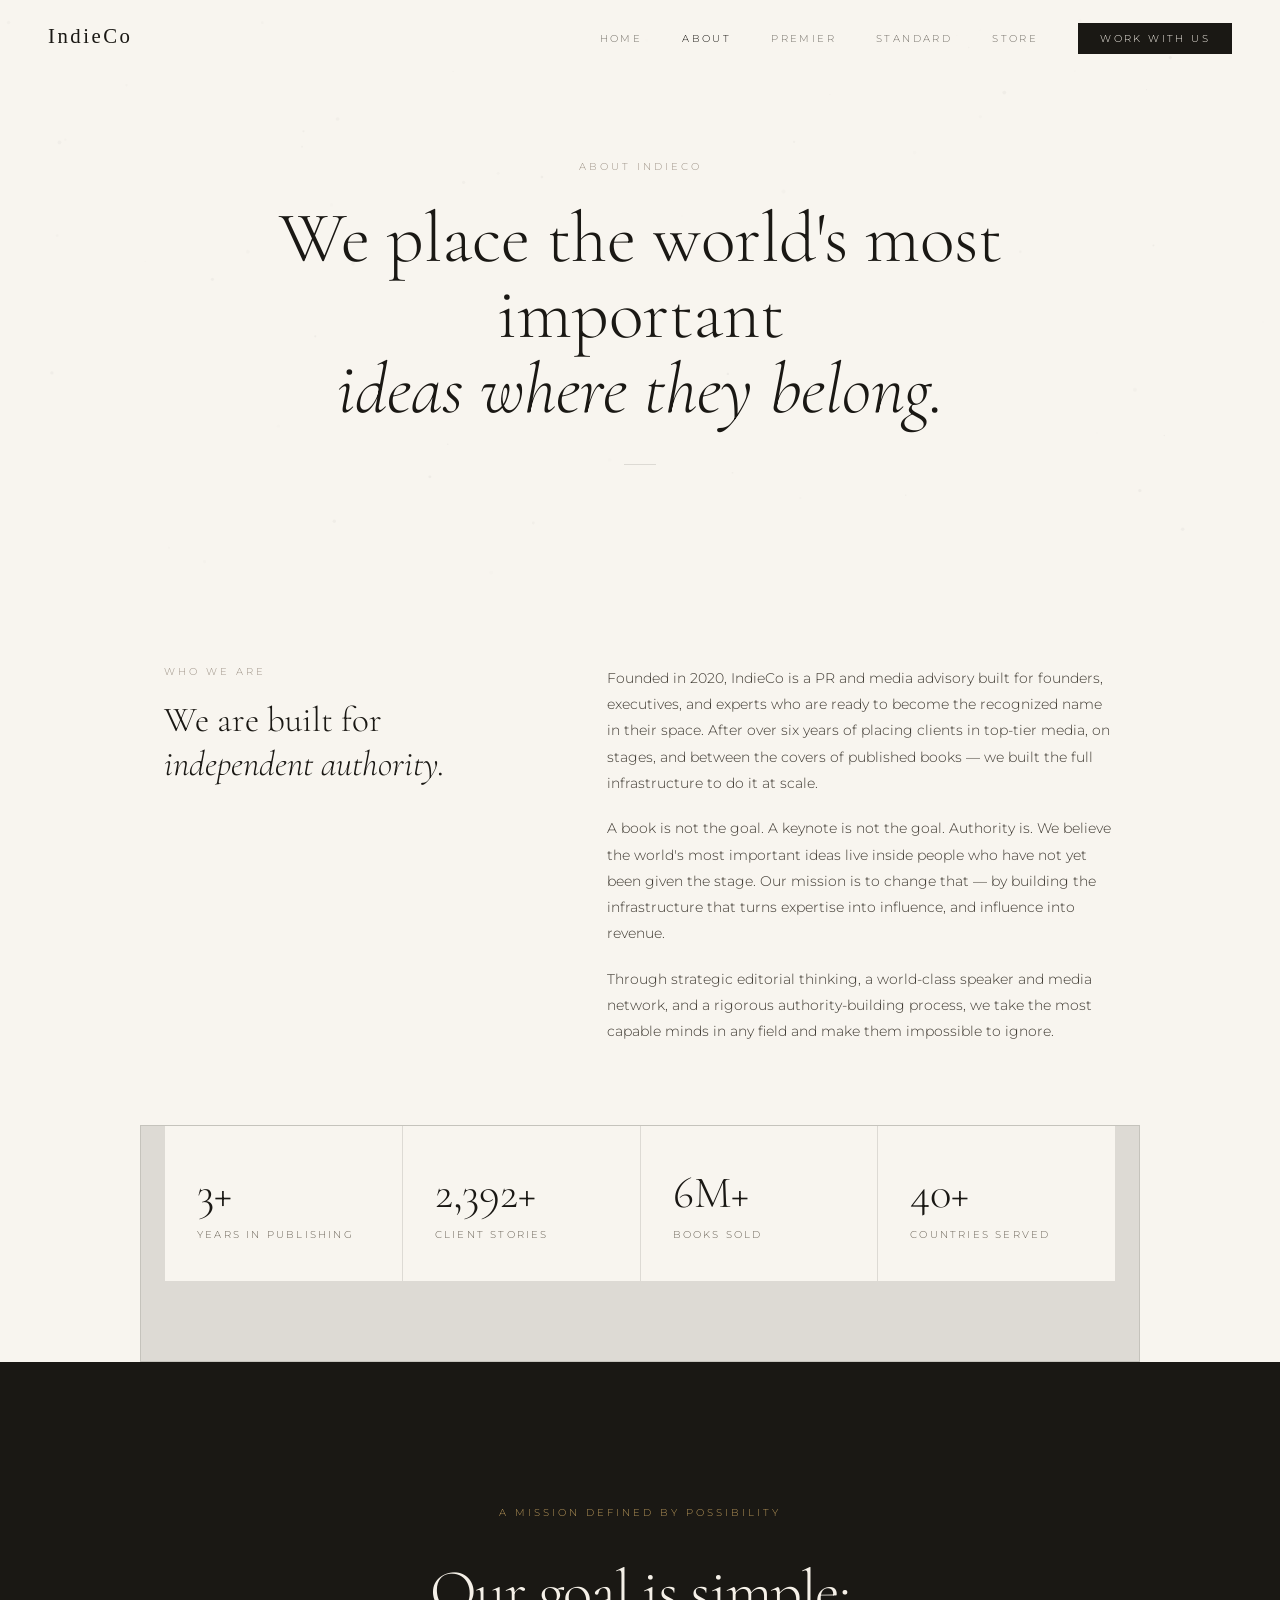
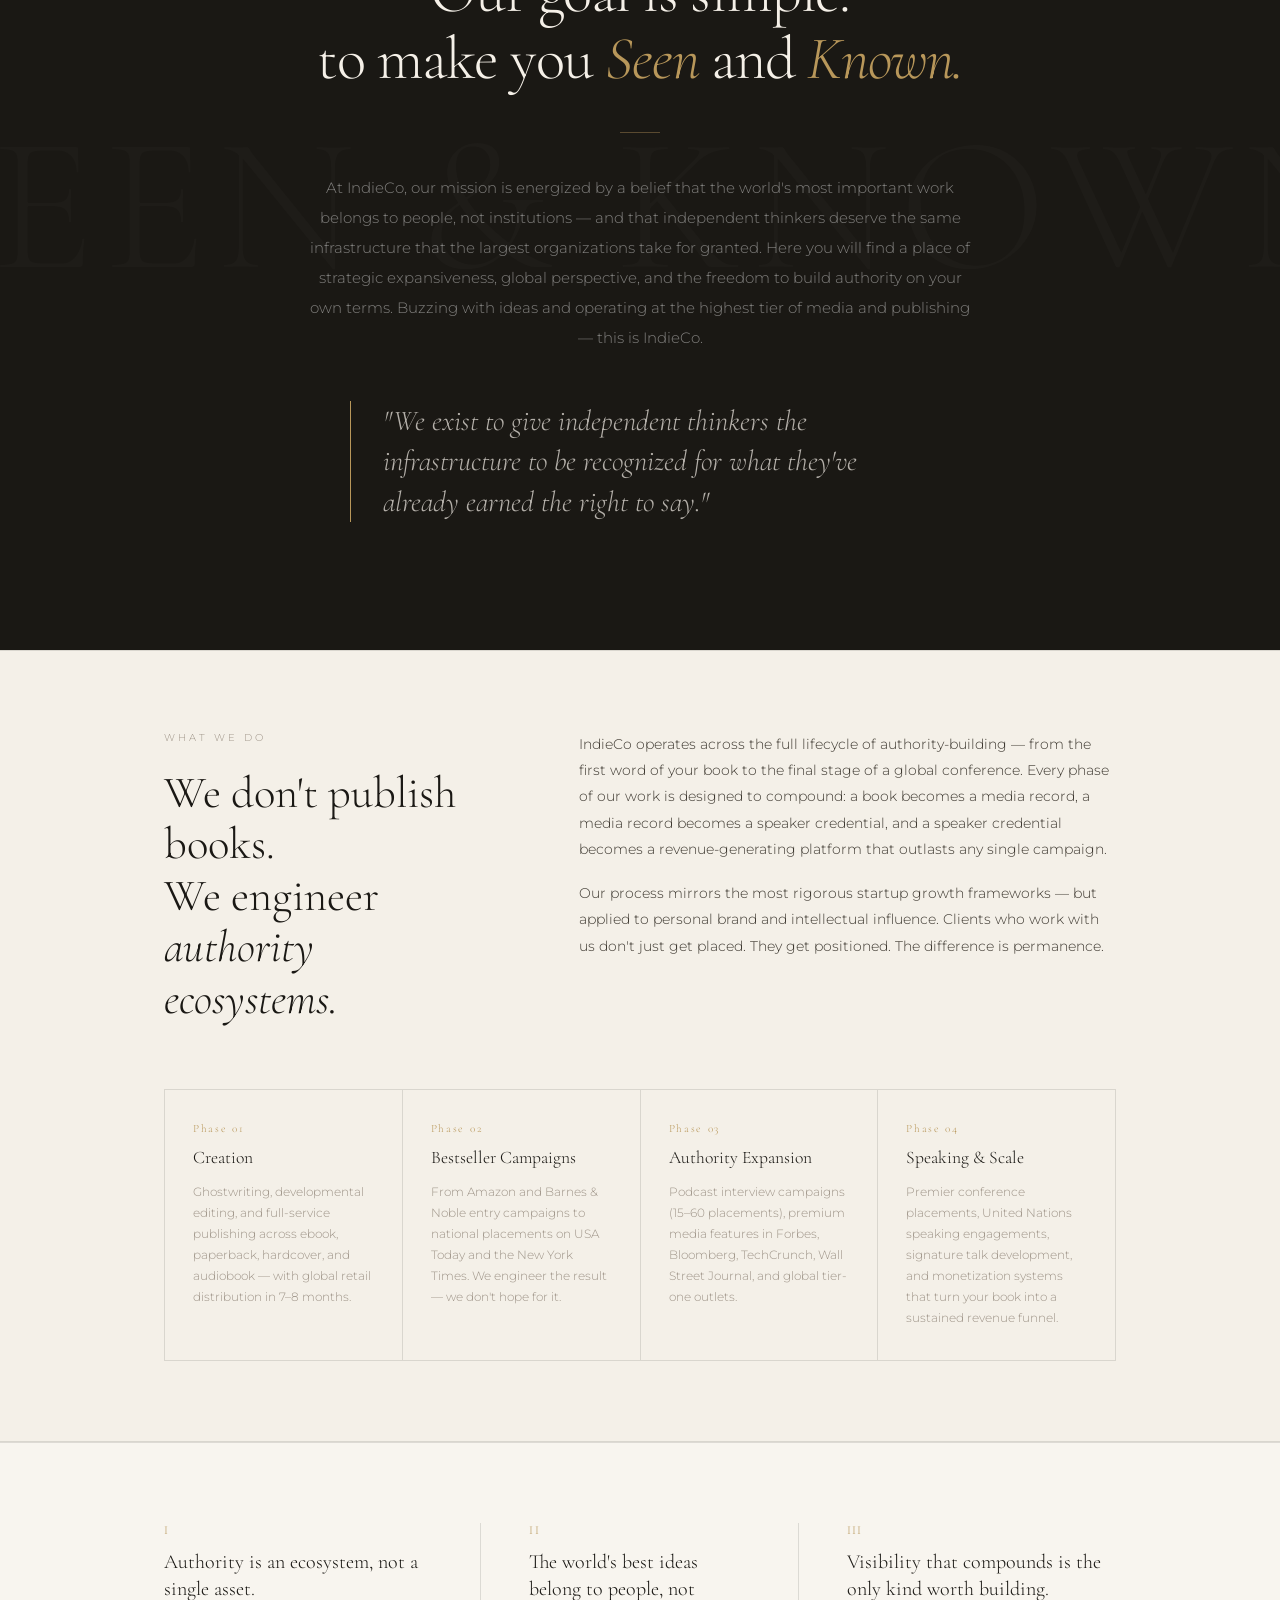
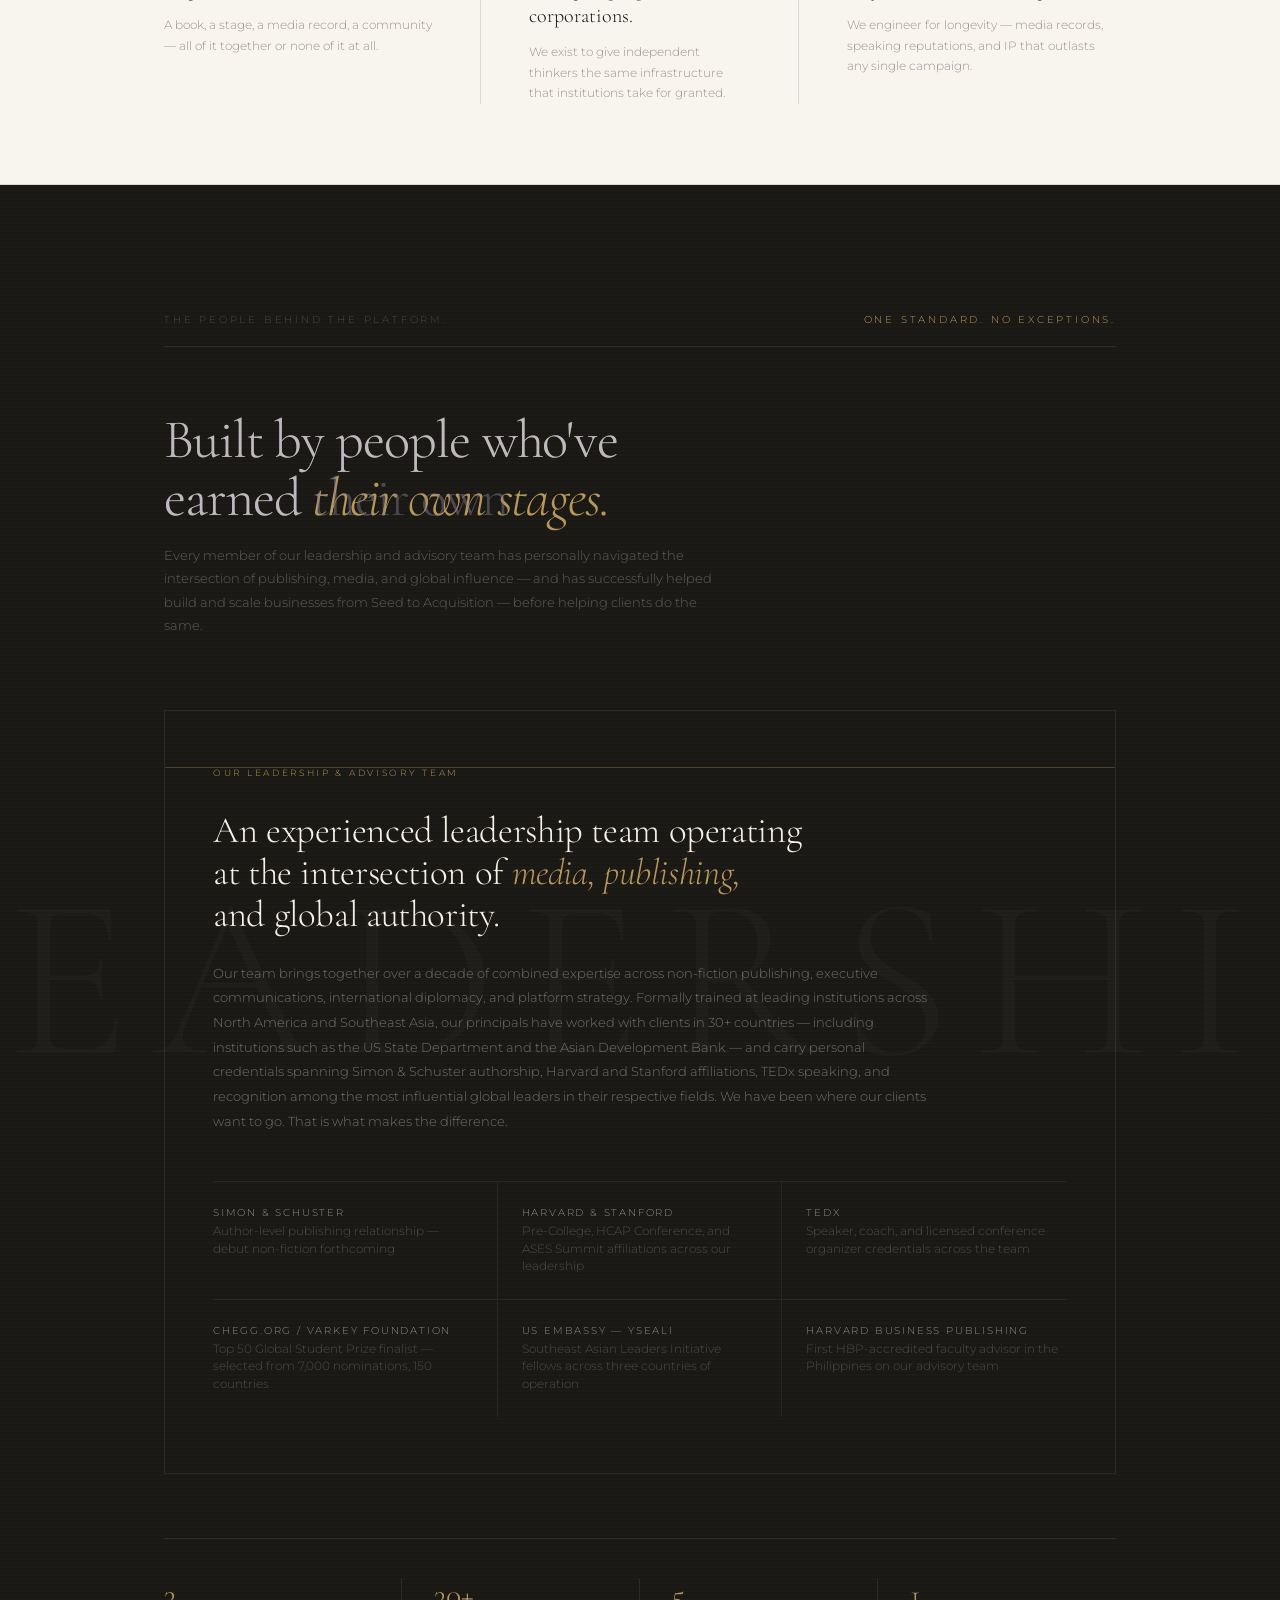
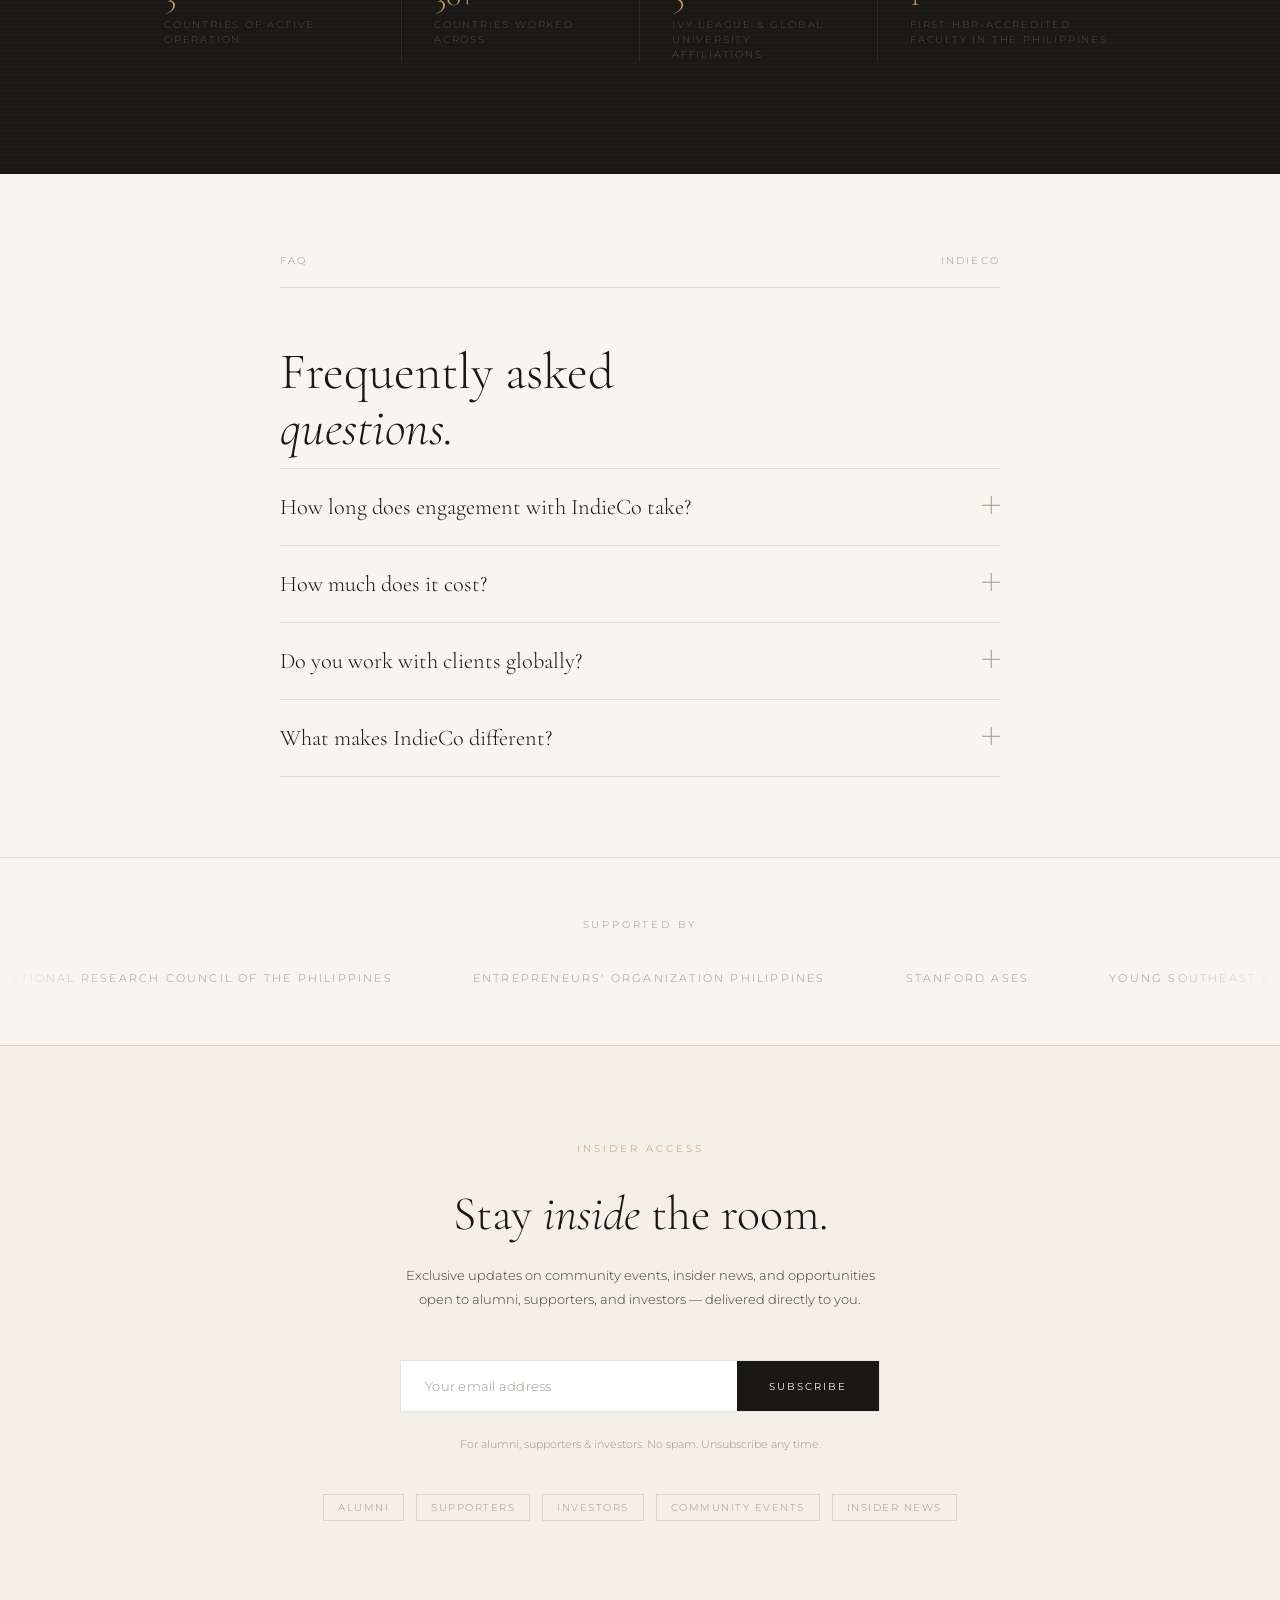
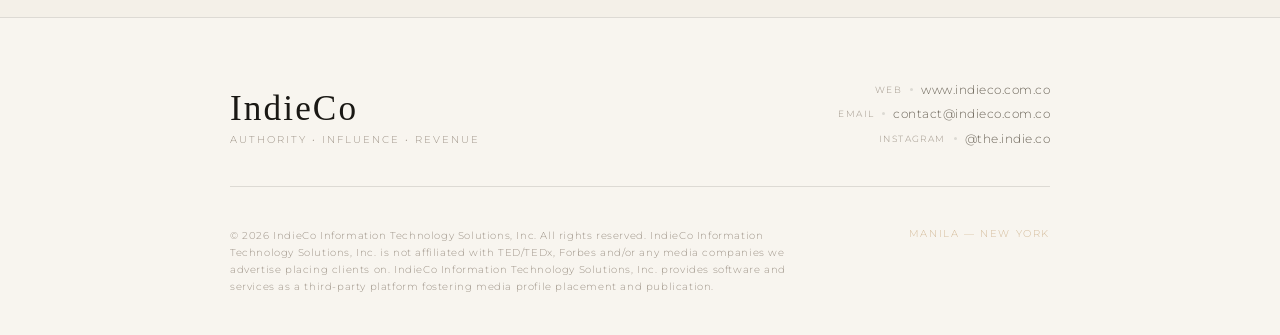
<file: pages/about.html>
<!DOCTYPE html>
<html lang="en">
<head>
<meta charset="UTF-8"/>
<meta name="viewport" content="width=device-width,initial-scale=1.0"/>
<title>About Us</title>
<meta name="description" content="IndieCo is AI designed for media and authority. A secure platform that places founders and executives in top-tier press, stages, and media."/>
<link rel="preconnect" href="https://fonts.googleapis.com">
<link rel="preconnect" href="https://fonts.gstatic.com" crossorigin>
<link href="https://fonts.googleapis.com/css2?family=Cormorant+Garamond:ital,wght@0,300;0,400;0,500;1,300;1,400&family=Montserrat:wght@200;300;400;500&display=swap" rel="stylesheet">
<link rel="stylesheet" href="../css/base.css"/>
<link rel="stylesheet" href="../css/nav.css"/>
<style>
/* ── CSS VARS ── */
:root {
  --cream: #f8f5ef;
  --cream-warm: #f4f0e8;
  --ink: #1a1814;
  --ink-soft: #3d3830;
  --ink-mute: #6b6458;
  --ink-ghost: #9e9488;
  --rule: rgba(26,24,20,0.12);
  --white: #ffffff;
  --gold: #b8975a;
  --font-serif: 'Cormorant Garamond', Georgia, serif;
  --font-sans: 'Montserrat', sans-serif;
}

*, *::before, *::after { box-sizing: border-box; margin: 0; padding: 0; }
html { font-size: 16px; scroll-behavior: smooth; }
body { font-family: var(--font-sans); background: var(--cream); color: var(--ink); overflow-x: hidden; }

/* Fade up animation */
.fade-up {
  opacity: 0;
  transform: translateY(30px);
  transition: opacity 0.7s ease, transform 0.7s ease;
}
.fade-up.visible {
  opacity: 1;
  transform: translateY(0);
}

/* ── HERO ── */
.ab-hero {
  position: relative;
  padding: 160px 24px 120px;
  text-align: center;
  overflow: hidden;
  background: var(--cream);
}
canvas#ab-canvas {
  position: absolute;
  inset: 0;
  width: 100%;
  height: 100%;
  opacity: 0.35;
}
.ab-hero-inner {
  position: relative;
  z-index: 2;
  max-width: 760px;
  margin: 0 auto;
}
.ab-eyebrow {
  font-size: 10px;
  letter-spacing: 0.3em;
  text-transform: uppercase;
  color: var(--ink-ghost);
  margin-bottom: 28px;
  font-weight: 300;
}
.ab-headline {
  font-family: var(--font-serif);
  font-size: clamp(2.8rem, 6vw, 4.5rem);
  line-height: 1.05;
  font-weight: 300;
  color: var(--ink);
}
.ab-headline em { font-style: italic; }
.ab-rule {
  width: 32px;
  height: 1px;
  background: var(--rule);
  margin: 36px auto 0;
}

/* ── BODY COPY (WHO WE ARE) ── */
.ab-body {
  max-width: 1000px;
  margin: 0 auto;
  padding: 80px 24px;
  display: grid;
  grid-template-columns: 1fr 1.4fr;
  gap: 80px;
}
.ab-label {
  font-size: 10px;
  letter-spacing: 0.3em;
  text-transform: uppercase;
  color: var(--ink-ghost);
  margin-bottom: 20px;
  font-weight: 300;
}
.ab-statement {
  font-family: var(--font-serif);
  font-size: clamp(1.6rem, 2.8vw, 2.2rem);
  line-height: 1.25;
  font-weight: 300;
}
.ab-copy {
  font-size: 13.5px;
  line-height: 1.95;
  color: var(--ink-soft);
  font-weight: 300;
}
.ab-copy p + p { margin-top: 1.4em; }

/* ── STATS ── */
.ab-stats {
  max-width: 1000px;
  margin: 0 auto;
  display: grid;
  grid-template-columns: repeat(auto-fit, minmax(200px, 1fr));
  gap: 1px;
  padding: 0 24px 80px;
  background: var(--rule);
  border: 1px solid var(--rule);
}
.ab-stat {
  background: var(--cream);
  padding: 40px 32px;
  transition: background 0.3s ease;
}
.ab-stat:hover { background: var(--white); }
.ab-stat-num {
  font-family: var(--font-serif);
  font-size: 2.8rem;
  margin-bottom: 8px;
  color: var(--ink);
  font-weight: 300;
}
.ab-stat-label {
  font-size: 10px;
  letter-spacing: 0.22em;
  text-transform: uppercase;
  color: var(--ink-mute);
  font-weight: 300;
}

/* ══════════════════════════════
   MISSION SECTION
══════════════════════════════ */
.mission {
  background: var(--ink);
  padding: 9rem 0 8rem;
  position: relative;
  overflow: hidden;
}

.mission::before {
  content: 'SEEN & KNOWN';
  position: absolute;
  top: 50%;
  left: 50%;
  transform: translate(-50%, -50%);
  font-family: var(--font-serif);
  font-size: clamp(6rem, 15vw, 14rem);
  font-weight: 300;
  color: rgba(255,255,255,0.018);
  white-space: nowrap;
  pointer-events: none;
  letter-spacing: 0.05em;
  line-height: 1;
}

.mission-inner {
  max-width: 860px;
  margin: 0 auto;
  padding: 0 24px;
  position: relative;
  z-index: 2;
  text-align: center;
}

.mission-eyebrow {
  font-size: 10px;
  letter-spacing: 0.3em;
  text-transform: uppercase;
  color: var(--gold);
  font-weight: 300;
  margin-bottom: 2.5rem;
  display: block;
}

.mission-headline {
  font-family: var(--font-serif);
  font-size: clamp(2.4rem, 5vw, 3.8rem);
  font-weight: 300;
  color: #f5f0e8;
  line-height: 1.1;
  letter-spacing: -0.02em;
  margin-bottom: 2.5rem;
}
.mission-headline em { font-style: italic; color: var(--gold); }

.mission-rule {
  width: 40px;
  height: 0.5px;
  background: rgba(184,151,90,0.4);
  margin: 0 auto 2.5rem;
}

.mission-body {
  font-size: 15px;
  line-height: 2;
  color: rgba(255,255,255,0.45);
  font-weight: 300;
  max-width: 660px;
  margin: 0 auto 3rem;
}

.mission-pull {
  font-family: var(--font-serif);
  font-size: clamp(1.3rem, 2.5vw, 1.8rem);
  color: rgba(245,240,232,0.7);
  font-weight: 300;
  font-style: italic;
  line-height: 1.4;
  max-width: 580px;
  margin: 0 auto;
  border-left: 1.5px solid var(--gold);
  padding-left: 2rem;
  text-align: left;
}

/* ══════════════════════════════
   WHAT WE DO (was hero headline)
══════════════════════════════ */
.what-we-do {
  background: var(--cream-warm);
  padding: 0;
  border-top: 0.5px solid var(--rule);
  border-bottom: 0.5px solid var(--rule);
}

.wwd-inner {
  max-width: 1000px;
  margin: 0 auto;
  padding: 0 24px;
}

.wwd-top {
  padding: 5rem 0 4rem;
  display: grid;
  grid-template-columns: 1fr 1.6fr;
  gap: 80px;
  align-items: start;
}

.wwd-eyebrow {
  font-size: 10px;
  letter-spacing: 0.3em;
  text-transform: uppercase;
  color: var(--ink-ghost);
  font-weight: 300;
  margin-bottom: 1.5rem;
  display: block;
}

.wwd-headline {
  font-family: var(--font-serif);
  font-size: clamp(2rem, 3.5vw, 2.8rem);
  font-weight: 300;
  color: var(--ink);
  line-height: 1.15;
}
.wwd-headline em { font-style: italic; }

.wwd-copy {
  font-size: 13.5px;
  line-height: 1.95;
  color: var(--ink-soft);
  font-weight: 300;
}
.wwd-copy p + p { margin-top: 1.3em; }

/* Phase cards */
.wwd-phases {
  display: grid;
  grid-template-columns: repeat(4, 1fr);
  border-top: 0.5px solid var(--rule);
  border-left: 0.5px solid var(--rule);
  margin-bottom: 5rem;
}

.wwd-phase {
  border-right: 0.5px solid var(--rule);
  border-bottom: 0.5px solid var(--rule);
  padding: 2rem 1.75rem;
  position: relative;
  transition: background 0.3s;
}
.wwd-phase:hover { background: var(--white); }

.phase-num {
  font-family: var(--font-serif);
  font-size: 0.7rem;
  color: var(--gold);
  letter-spacing: 0.15em;
  display: block;
  margin-bottom: 0.75rem;
}

.phase-title {
  font-family: var(--font-serif);
  font-size: 1.1rem;
  font-weight: 300;
  color: var(--ink);
  line-height: 1.25;
  margin-bottom: 0.75rem;
}

.phase-desc {
  font-size: 12px;
  color: var(--ink-ghost);
  line-height: 1.75;
  font-weight: 300;
}

/* ── CONVICTIONS ── */
.conviction {
  padding: 5rem 0;
  background: var(--cream);
  border-top: 0.5px solid var(--rule);
  border-bottom: 0.5px solid var(--rule);
}
.conviction-inner {
  max-width: 1000px;
  margin: 0 auto;
  padding: 0 24px;
  display: grid;
  grid-template-columns: 1fr 1fr 1fr;
  gap: 0;
}
.conviction-item {
  padding: 0 3rem 0 0;
  border-right: 0.5px solid var(--rule);
  position: relative;
  transition: padding-left 0.3s;
}
.conviction-item::before {
  content: '';
  position: absolute;
  left: 0; top: 0; bottom: 0;
  width: 1.5px;
  background: var(--gold);
  transform: scaleY(0);
  transform-origin: bottom;
  transition: transform 0.4s cubic-bezier(0.16,1,0.3,1);
}
.conviction-item:hover { padding-left: 10px; }
.conviction-item:hover::before { transform: scaleY(1); }
.conviction-item:last-child { border-right: none; padding-left: 3rem; padding-right: 0; }
.conviction-item:nth-child(2) { padding-left: 3rem; }
.conviction-num {
  font-family: var(--font-serif);
  font-size: 0.75rem;
  color: var(--gold);
  display: block;
  margin-bottom: 0.75rem;
  letter-spacing: 0.1em;
}
.conviction-text {
  font-family: var(--font-serif);
  font-size: clamp(1rem, 1.8vw, 1.25rem);
  font-weight: 300;
  color: var(--ink);
  line-height: 1.35;
  margin-bottom: 0.75rem;
}
.conviction-sub {
  font-size: 12px;
  color: var(--ink-ghost);
  font-weight: 300;
  line-height: 1.7;
}

/* ══════════════════════════════
   TEAM — GLITCH SECTION
══════════════════════════════ */
.team {
  background: var(--ink);
  padding: 8rem 0 7rem;
  position: relative;
  overflow: hidden;
}

/* Animated scan lines */
.team::after {
  content: '';
  position: absolute;
  inset: 0;
  background: repeating-linear-gradient(
    0deg,
    transparent,
    transparent 2px,
    rgba(255,255,255,0.012) 2px,
    rgba(255,255,255,0.012) 4px
  );
  pointer-events: none;
  z-index: 1;
}

/* Glitch background text */
.team-glitch-bg {
  position: absolute;
  top: 50%;
  left: 50%;
  transform: translate(-50%, -50%);
  font-family: var(--font-serif);
  font-size: clamp(8rem, 18vw, 16rem);
  font-weight: 300;
  color: rgba(255,255,255,0.022);
  white-space: nowrap;
  pointer-events: none;
  letter-spacing: 0.1em;
  animation: glitch-bg 8s infinite;
}

@keyframes glitch-bg {
  0%, 90%, 100% { transform: translate(-50%, -50%); clip-path: none; }
  91% { transform: translate(-50%, -50%) translate(3px, 0); clip-path: inset(20% 0 60% 0); }
  92% { transform: translate(-50%, -50%) translate(-3px, 0); clip-path: inset(60% 0 10% 0); }
  93% { transform: translate(-50%, -50%); clip-path: none; }
  94% { transform: translate(-50%, -50%) translate(2px, -1px); clip-path: inset(40% 0 40% 0); }
  95% { transform: translate(-50%, -50%); clip-path: none; }
}

.team-inner {
  max-width: 1000px;
  margin: 0 auto;
  padding: 0 24px;
  position: relative;
  z-index: 2;
}

.team-top {
  display: flex;
  justify-content: space-between;
  align-items: baseline;
  border-bottom: 0.5px solid rgba(255,255,255,0.08);
  padding-bottom: 1.25rem;
  margin-bottom: 4rem;
}

.team-eyebrow {
  font-size: 10px;
  letter-spacing: 0.28em;
  text-transform: uppercase;
  color: rgba(255,255,255,0.2);
  font-weight: 300;
}
.team-eyebrow.gold { color: var(--gold); }

.team-h {
  font-family: var(--font-serif);
  font-size: clamp(2.2rem, 5vw, 3.4rem);
  font-weight: 300;
  color: #f5f0e8;
  line-height: 1.08;
  letter-spacing: -0.02em;
  margin-bottom: 1rem;
  position: relative;
  display: inline-block;
}
.team-h em { font-style: italic; color: var(--gold); }

/* Glitch headline effect */
.team-h.glitch {
  animation: glitch-text 6s infinite;
}
.team-h.glitch::before,
.team-h.glitch::after {
  content: attr(data-text);
  position: absolute;
  top: 0; left: 0;
  width: 100%;
  height: 100%;
}
.team-h.glitch::before {
  color: rgba(0,255,200,0.3);
  animation: glitch-before 6s infinite;
  clip-path: inset(0 0 0 0);
}
.team-h.glitch::after {
  color: rgba(255,0,100,0.25);
  animation: glitch-after 6s infinite;
  clip-path: inset(0 0 0 0);
}

@keyframes glitch-text {
  0%, 85%, 100% { transform: none; }
  87% { transform: translate(2px, 0) skew(-1deg); }
  89% { transform: translate(-2px, 0) skew(1deg); }
  91% { transform: none; }
}
@keyframes glitch-before {
  0%, 85%, 100% { transform: none; clip-path: inset(50% 0 30% 0); opacity: 0; }
  87% { transform: translate(-4px, 0); clip-path: inset(20% 0 50% 0); opacity: 1; }
  89% { transform: translate(4px, 0); clip-path: inset(60% 0 10% 0); opacity: 1; }
  91% { opacity: 0; }
}
@keyframes glitch-after {
  0%, 85%, 100% { transform: none; clip-path: inset(50% 0 30% 0); opacity: 0; }
  87% { transform: translate(4px, -1px); clip-path: inset(10% 0 70% 0); opacity: 1; }
  89% { transform: translate(-4px, 1px); clip-path: inset(70% 0 5% 0); opacity: 1; }
  91% { opacity: 0; }
}

.team-sub {
  font-size: 13px;
  color: rgba(255,255,255,0.3);
  font-weight: 300;
  line-height: 1.8;
  max-width: 560px;
  margin-bottom: 4.5rem;
}

/* Unified team card — single card */
.team-unified {
  border: 0.5px solid rgba(255,255,255,0.08);
  padding: 3.5rem 3rem;
  position: relative;
  overflow: hidden;
  margin-bottom: 4rem;
  transition: border-color 0.4s;
}

.team-unified:hover {
  border-color: rgba(184,151,90,0.25);
}

/* Animated corner accents */
.team-unified::before,
.team-unified::after {
  content: '';
  position: absolute;
  width: 20px;
  height: 20px;
}
.team-unified::before {
  top: 0; left: 0;
  border-top: 1.5px solid var(--gold);
  border-left: 1.5px solid var(--gold);
  transform: scale(0);
  transition: transform 0.4s cubic-bezier(0.16,1,0.3,1);
  transform-origin: top left;
}
.team-unified::after {
  bottom: 0; right: 0;
  border-bottom: 1.5px solid var(--gold);
  border-right: 1.5px solid var(--gold);
  transform: scale(0);
  transition: transform 0.4s cubic-bezier(0.16,1,0.3,1) 0.1s;
  transform-origin: bottom right;
}
.team-unified:hover::before,
.team-unified:hover::after {
  transform: scale(1);
}

/* Glitch shimmer overlay */
.team-unified-glitch {
  position: absolute;
  inset: 0;
  pointer-events: none;
  opacity: 0;
  background: linear-gradient(
    105deg,
    transparent 40%,
    rgba(184,151,90,0.03) 50%,
    transparent 60%
  );
  animation: shimmer-scan 4s ease-in-out infinite;
}

@keyframes shimmer-scan {
  0% { opacity: 0; transform: translateX(-100%); }
  40% { opacity: 1; }
  60% { opacity: 1; }
  100% { opacity: 0; transform: translateX(100%); }
}

/* Intermittent glitch flicker on the card */
.team-unified-glitch-bar {
  position: absolute;
  left: 0; right: 0;
  height: 1px;
  background: rgba(184,151,90,0.3);
  animation: glitch-bar 7s infinite;
  pointer-events: none;
}

@keyframes glitch-bar {
  0%, 88%, 100% { opacity: 0; top: 30%; }
  89% { opacity: 1; top: 30%; }
  90% { opacity: 1; top: 65%; }
  91% { opacity: 0; }
  92% { opacity: 1; top: 15%; }
  93% { opacity: 0; }
}

.team-role-tag {
  font-size: 9px;
  letter-spacing: 0.3em;
  text-transform: uppercase;
  color: var(--gold);
  margin-bottom: 2rem;
  display: block;
}

.team-unified-headline {
  font-family: var(--font-serif);
  font-size: clamp(1.6rem, 3vw, 2.3rem);
  font-weight: 300;
  color: #f5f0e8;
  line-height: 1.15;
  margin-bottom: 1.5rem;
  letter-spacing: -0.01em;
}
.team-unified-headline em { font-style: italic; color: var(--gold); }

.team-unified-body {
  font-size: 13px;
  color: rgba(255,255,255,0.38);
  line-height: 1.9;
  font-weight: 300;
  max-width: 720px;
  margin-bottom: 3rem;
}

/* Credential grid */
.team-cred-grid {
  display: grid;
  grid-template-columns: repeat(3, 1fr);
  gap: 0;
  border-top: 0.5px solid rgba(255,255,255,0.06);
}

.team-cred-item {
  padding: 1.5rem 1.5rem 1.5rem 0;
  border-right: 0.5px solid rgba(255,255,255,0.06);
  border-bottom: 0.5px solid rgba(255,255,255,0.06);
  transition: background 0.3s;
}
.team-cred-item:hover { background: rgba(255,255,255,0.02); }
.team-cred-item:nth-child(3n) { border-right: none; padding-right: 0; padding-left: 1.5rem; }
.team-cred-item:nth-child(3n+2) { padding-left: 1.5rem; }
.team-cred-item:nth-last-child(-n+3) { border-bottom: none; }

.cred-institution {
  font-size: 10px;
  letter-spacing: 0.18em;
  text-transform: uppercase;
  color: rgba(255,255,255,0.5);
  font-weight: 300;
  margin-bottom: 4px;
  display: block;
}
.cred-detail {
  font-size: 11.5px;
  color: rgba(255,255,255,0.22);
  font-weight: 300;
  line-height: 1.5;
}

/* Credential bar */
.team-cred-bar {
  border-top: 0.5px solid rgba(255,255,255,0.08);
  padding-top: 2.5rem;
  display: grid;
  grid-template-columns: repeat(4, 1fr);
  gap: 0;
}
.team-cred-stat {
  padding: 0 2rem 0 0;
  border-right: 0.5px solid rgba(255,255,255,0.08);
}
.team-cred-stat:last-child { border-right: none; padding-left: 2rem; padding-right: 0; }
.team-cred-stat:nth-child(2),
.team-cred-stat:nth-child(3) { padding: 0 2rem; }
.team-cred-stat-num {
  font-family: var(--font-serif);
  font-size: 2rem;
  font-weight: 300;
  color: var(--gold);
  line-height: 1;
  margin-bottom: 6px;
}
.team-cred-stat-label {
  font-size: 10px;
  letter-spacing: 0.18em;
  text-transform: uppercase;
  color: rgba(255,255,255,0.22);
  line-height: 1.5;
  font-weight: 300;
}

/* ── FAQ ── */
.faq-wrap { background: var(--cream); padding: 0 24px; }
.faq {
  font-family: var(--font-sans);
  max-width: 720px;
  margin: 0 auto;
  padding: 5rem 0;
}
.faq-top {
  display: flex;
  justify-content: space-between;
  align-items: baseline;
  border-bottom: 0.5px solid var(--rule);
  padding-bottom: 1.25rem;
  margin-bottom: 3.5rem;
}
.faq-eyebrow {
  font-size: 10px;
  letter-spacing: 0.22em;
  text-transform: uppercase;
  font-weight: 300;
  color: var(--ink-ghost);
}
.faq-h {
  font-family: var(--font-serif);
  font-size: clamp(2rem, 5vw, 3.2rem);
  font-weight: 300;
  line-height: 1.1;
  color: var(--ink);
  margin-bottom: 0.75rem;
}
.faq-h em { font-style: italic; }
.faq-item { border-top: 0.5px solid var(--rule); overflow: hidden; }
.faq-item:last-child { border-bottom: 0.5px solid var(--rule); }
.faq-question {
  width: 100%;
  background: none;
  border: none;
  text-align: left;
  padding: 1.5rem 0;
  display: flex;
  justify-content: space-between;
  align-items: flex-start;
  gap: 1.5rem;
  font-family: var(--font-serif);
  font-size: clamp(1.1rem, 2.5vw, 1.4rem);
  font-weight: 300;
  color: var(--ink);
  line-height: 1.25;
  transition: opacity 0.2s;
  cursor: pointer;
}
.faq-question:hover { opacity: 0.65; }
.faq-icon {
  flex-shrink: 0;
  width: 18px;
  height: 18px;
  position: relative;
  margin-top: 3px;
}
.faq-icon::before, .faq-icon::after {
  content: '';
  position: absolute;
  background: var(--ink-ghost);
  transition: transform 0.35s ease, opacity 0.35s ease;
}
.faq-icon::before { width: 18px; height: 0.5px; top: 50%; left: 0; transform: translateY(-50%); }
.faq-icon::after  { width: 0.5px; height: 18px; left: 50%; top: 0; transform: translateX(-50%); }
.faq-item.open .faq-icon::after { transform: translateX(-50%) rotate(90deg); opacity: 0; }
.faq-answer { max-height: 0; overflow: hidden; transition: max-height 0.45s ease; }
.faq-answer-inner { padding: 0 0 1.75rem; }
.faq-answer p {
  font-size: 13px;
  font-weight: 300;
  color: var(--ink-mute);
  line-height: 1.9;
}
.faq-answer p + p { margin-top: 0.85em; }

/* ── SUPPORTERS ── */
.supporters {
  background: var(--cream);
  border-top: 0.5px solid var(--rule);
  padding: 60px 0;
  text-align: center;
  overflow: hidden;
}
.supporters-title {
  font-size: 10px;
  letter-spacing: 0.28em;
  text-transform: uppercase;
  color: var(--ink-ghost);
  font-weight: 300;
  margin-bottom: 2.5rem;
}
.supporters-marquee { width: 100%; overflow: hidden; position: relative; }
.supporters-track {
  display: flex;
  gap: 80px;
  width: max-content;
  animation: scroll-fwd 28s linear infinite;
}
.supporters-track span {
  font-family: var(--font-sans);
  font-size: 11px;
  letter-spacing: 0.2em;
  text-transform: uppercase;
  color: var(--ink-ghost);
  white-space: nowrap;
  font-weight: 300;
  transition: color 0.3s;
}
.supporters-track span:hover { color: var(--ink); }
.supporters-marquee::before,
.supporters-marquee::after {
  content: '';
  position: absolute;
  top: 0;
  width: 120px;
  height: 100%;
  z-index: 2;
  pointer-events: none;
}
.supporters-marquee::before { left: 0; background: linear-gradient(to right, var(--cream), transparent); }
.supporters-marquee::after  { right: 0; background: linear-gradient(to left, var(--cream), transparent); }
@keyframes scroll-fwd { from{transform:translateX(0)} to{transform:translateX(-50%)} }

/* ══════════════════════════════
   NEWSLETTER / EMAIL CAPTURE
══════════════════════════════ */
.newsletter {
  background: var(--cream-warm);
  border-top: 0.5px solid var(--rule);
  padding: 6rem 0;
}

.newsletter-inner {
  max-width: 700px;
  margin: 0 auto;
  padding: 0 24px;
  text-align: center;
}

.newsletter-eyebrow {
  font-size: 10px;
  letter-spacing: 0.3em;
  text-transform: uppercase;
  color: var(--gold);
  font-weight: 300;
  margin-bottom: 2rem;
  display: block;
}

.newsletter-headline {
  font-family: var(--font-serif);
  font-size: clamp(2rem, 4vw, 3rem);
  font-weight: 300;
  color: var(--ink);
  line-height: 1.15;
  margin-bottom: 1.25rem;
}
.newsletter-headline em { font-style: italic; }

.newsletter-sub {
  font-size: 13px;
  color: var(--ink-soft);
  line-height: 1.9;
  font-weight: 300;
  max-width: 480px;
  margin: 0 auto 3rem;
}

.newsletter-form {
  display: flex;
  gap: 0;
  max-width: 480px;
  margin: 0 auto 1.5rem;
  border: 0.5px solid var(--rule);
  background: var(--white);
  transition: border-color 0.3s, box-shadow 0.3s;
}
.newsletter-form:focus-within {
  border-color: var(--ink);
  box-shadow: 0 4px 20px rgba(0,0,0,0.06);
}

.newsletter-input {
  flex: 1;
  border: none;
  outline: none;
  padding: 1.1rem 1.5rem;
  font-family: var(--font-sans);
  font-size: 12.5px;
  font-weight: 300;
  color: var(--ink);
  background: transparent;
  letter-spacing: 0.02em;
}
.newsletter-input::placeholder {
  color: var(--ink-ghost);
}

.newsletter-btn {
  border: none;
  background: var(--ink);
  color: var(--cream);
  padding: 1.1rem 2rem;
  font-family: var(--font-sans);
  font-size: 10px;
  font-weight: 400;
  letter-spacing: 0.2em;
  text-transform: uppercase;
  cursor: pointer;
  transition: background 0.3s, letter-spacing 0.3s;
  white-space: nowrap;
}
.newsletter-btn:hover {
  background: var(--gold);
  letter-spacing: 0.25em;
}

.newsletter-note {
  font-size: 11px;
  color: var(--ink-ghost);
  font-weight: 300;
  line-height: 1.6;
}

.newsletter-tags {
  display: flex;
  justify-content: center;
  gap: 12px;
  flex-wrap: wrap;
  margin-top: 2.5rem;
}

.newsletter-tag {
  font-size: 10px;
  letter-spacing: 0.15em;
  text-transform: uppercase;
  color: var(--ink-ghost);
  font-weight: 300;
  padding: 6px 14px;
  border: 0.5px solid var(--rule);
  background: transparent;
}

/* ── SUCCESS STATE ── */
.newsletter-success {
  display: none;
  text-align: center;
  padding: 2rem;
}
.newsletter-success-icon {
  width: 40px;
  height: 40px;
  border: 0.5px solid var(--gold);
  border-radius: 50%;
  display: flex;
  align-items: center;
  justify-content: center;
  margin: 0 auto 1.5rem;
}
.newsletter-success p {
  font-family: var(--font-serif);
  font-size: 1.4rem;
  font-weight: 300;
  color: var(--ink);
  font-style: italic;
}

/* Responsive */
@media (max-width: 900px) {
  .wwd-phases { grid-template-columns: repeat(2, 1fr); }
  .team-cred-grid { grid-template-columns: repeat(2, 1fr); }
  .team-cred-bar { grid-template-columns: 1fr 1fr; gap: 2rem; }
  .team-cred-stat { border-right: none; padding: 0 !important; }
  .conviction-inner { grid-template-columns: 1fr; gap: 3rem; }
  .conviction-item { border-right: none; padding: 0 0 2rem !important; border-bottom: 0.5px solid var(--rule); }
  .conviction-item:last-child { border-bottom: none; padding-bottom: 0 !important; }
}
@media (max-width: 768px) {
  .ab-body { grid-template-columns: 1fr; gap: 40px; }
  .wwd-top { grid-template-columns: 1fr; gap: 40px; }
  .wwd-phases { grid-template-columns: 1fr 1fr; }
  .team-cred-grid { grid-template-columns: 1fr; }
  .newsletter-form { flex-direction: column; }
  .newsletter-btn { padding: 1.1rem; text-align: center; }
}
@media (max-width: 480px) {
  .wwd-phases { grid-template-columns: 1fr; }
}
</style>
</head>
<body>

<div id="nav-placeholder"></div>

<!-- HERO -->
<div class="ab-hero">
  <canvas id="ab-canvas"></canvas>
  <div class="ab-hero-inner">
    <p class="ab-eyebrow">About IndieCo</p>
    <h1 class="ab-headline">We place the world's most important<br><em>ideas where they belong.</em></h1>
    <div class="ab-rule"></div>
  </div>
</div>

<!-- BODY COPY (WHO WE ARE) -->
<div class="ab-body fade-up">
  <div>
    <p class="ab-label">Who we are</p>
    <h2 class="ab-statement">We are built for <em>independent authority.</em></h2>
  </div>
  <div class="ab-copy">
    <p>Founded in 2020, IndieCo is a PR and media advisory built for founders, executives, and experts who are ready to become the recognized name in their space. After over six years of placing clients in top-tier media, on stages, and between the covers of published books — we built the full infrastructure to do it at scale.</p>
    <p>A book is not the goal. A keynote is not the goal. Authority is. We believe the world's most important ideas live inside people who have not yet been given the stage. Our mission is to change that — by building the infrastructure that turns expertise into influence, and influence into revenue.</p>
    <p>Through strategic editorial thinking, a world-class speaker and media network, and a rigorous authority-building process, we take the most capable minds in any field and make them impossible to ignore.</p>
  </div>
</div>

<!-- STATS -->
<div class="ab-stats">
  <div class="ab-stat fade-up">
    <div class="ab-stat-num" id="stat1">6+</div>
    <div class="ab-stat-label">Years in publishing</div>
  </div>
  <div class="ab-stat fade-up" style="transition-delay:0.1s">
    <div class="ab-stat-num" id="stat2">4,000+</div>
    <div class="ab-stat-label">Client Stories</div>
  </div>
  <div class="ab-stat fade-up" style="transition-delay:0.2s">
    <div class="ab-stat-num" id="stat3">10M+</div>
    <div class="ab-stat-label">Books Sold</div>
  </div>
  <div class="ab-stat fade-up" style="transition-delay:0.3s">
    <div class="ab-stat-num">40+</div>
    <div class="ab-stat-label">Countries Served</div>
  </div>
</div>

<!-- ══ MISSION SECTION ══ -->
<section class="mission">
  <div class="mission-inner">
    <span class="mission-eyebrow fade-up">A Mission Defined by Possibility</span>
    <h2 class="mission-headline fade-up">Our goal is simple:<br>to make you <em>Seen</em> and <em>Known.</em></h2>
    <div class="mission-rule fade-up"></div>
    <p class="mission-body fade-up">At IndieCo, our mission is energized by a belief that the world's most important work belongs to people, not institutions — and that independent thinkers deserve the same infrastructure that the largest organizations take for granted. Here you will find a place of strategic expansiveness, global perspective, and the freedom to build authority on your own terms. Buzzing with ideas and operating at the highest tier of media and publishing — this is IndieCo.</p>
    <blockquote class="mission-pull fade-up">
      "We exist to give independent thinkers the infrastructure to be recognized for what they've already earned the right to say."
    </blockquote>
  </div>
</section>

<!-- ══ WHAT WE DO ══ -->
<section class="what-we-do">
  <div class="wwd-inner">
    <div class="wwd-top fade-up">
      <div>
        <span class="wwd-eyebrow">What We Do</span>
        <h2 class="wwd-headline">We don't publish books.<br>We engineer <em>authority<br>ecosystems.</em></h2>
      </div>
      <div class="wwd-copy">
        <p>IndieCo operates across the full lifecycle of authority-building — from the first word of your book to the final stage of a global conference. Every phase of our work is designed to compound: a book becomes a media record, a media record becomes a speaker credential, and a speaker credential becomes a revenue-generating platform that outlasts any single campaign.</p>
        <p>Our process mirrors the most rigorous startup growth frameworks — but applied to personal brand and intellectual influence. Clients who work with us don't just get placed. They get positioned. The difference is permanence.</p>
      </div>
    </div>

    <!-- Phase cards -->
    <div class="wwd-phases fade-up">
      <div class="wwd-phase">
        <span class="phase-num">Phase 01</span>
        <div class="phase-title">Creation</div>
        <p class="phase-desc">Ghostwriting, developmental editing, and full-service publishing across ebook, paperback, hardcover, and audiobook — with global retail distribution in 7–8 months.</p>
      </div>
      <div class="wwd-phase">
        <span class="phase-num">Phase 02</span>
        <div class="phase-title">Bestseller Campaigns</div>
        <p class="phase-desc">From Amazon and Barnes & Noble entry campaigns to national placements on USA Today and the New York Times. We engineer the result — we don't hope for it.</p>
      </div>
      <div class="wwd-phase">
        <span class="phase-num">Phase 03</span>
        <div class="phase-title">Authority Expansion</div>
        <p class="phase-desc">Podcast interview campaigns (15–60 placements), premium media features in Forbes, Bloomberg, TechCrunch, Wall Street Journal, and global tier-one outlets.</p>
      </div>
      <div class="wwd-phase">
        <span class="phase-num">Phase 04</span>
        <div class="phase-title">Speaking & Scale</div>
        <p class="phase-desc">Premier conference placements, United Nations speaking engagements, signature talk development, and monetization systems that turn your book into a sustained revenue funnel.</p>
      </div>
    </div>
  </div>
</section>

<!-- CONVICTIONS -->
<div class="conviction">
  <div class="conviction-inner">
    <div class="conviction-item fade-up">
      <span class="conviction-num">I</span>
      <p class="conviction-text">Authority is an ecosystem, not a single asset.</p>
      <p class="conviction-sub">A book, a stage, a media record, a community — all of it together or none of it at all.</p>
    </div>
    <div class="conviction-item fade-up" style="transition-delay:0.1s">
      <span class="conviction-num">II</span>
      <p class="conviction-text">The world's best ideas belong to people, not corporations.</p>
      <p class="conviction-sub">We exist to give independent thinkers the same infrastructure that institutions take for granted.</p>
    </div>
    <div class="conviction-item fade-up" style="transition-delay:0.2s">
      <span class="conviction-num">III</span>
      <p class="conviction-text">Visibility that compounds is the only kind worth building.</p>
      <p class="conviction-sub">We engineer for longevity — media records, speaking reputations, and IP that outlasts any single campaign.</p>
    </div>
  </div>
</div>

<!-- ══ TEAM — GLITCH ══ -->
<section class="team">
  <div class="team-glitch-bg">LEADERSHIP</div>

  <div class="team-inner">

    <div class="team-top fade-up">
      <span class="team-eyebrow">The people behind the platform.</span>
      <span class="team-eyebrow gold">One standard. No exceptions.</span>
    </div>

    <h2 class="team-h glitch fade-up" data-text="Built by people who've earned their own stages.">Built by people who've<br>earned <em>their own stages.</em></h2>
    <p class="team-sub fade-up">Every member of our leadership and advisory team has personally navigated the intersection of publishing, media, and global influence — and has successfully helped build and scale businesses from Seed to Acquisition — before helping clients do the same.</p>

    <!-- Unified team card -->
    <div class="team-unified fade-up">
      <div class="team-unified-glitch"></div>
      <div class="team-unified-glitch-bar"></div>

      <span class="team-role-tag">Our Leadership &amp; Advisory Team</span>

      <div class="team-unified-headline">
        An experienced leadership team operating<br>at the intersection of <em>media, publishing,</em><br>and global authority.
      </div>

      <p class="team-unified-body">
        Our team brings together over a decade of combined expertise across non-fiction publishing, executive communications, international diplomacy, and platform strategy. Formally trained at leading institutions across North America and Southeast Asia, our principals have worked with clients in 30+ countries — including institutions such as the US State Department and the Asian Development Bank — and carry personal credentials spanning Simon &amp; Schuster authorship, Harvard and Stanford affiliations, TEDx speaking, and recognition among the most influential global leaders in their respective fields. We have been where our clients want to go. That is what makes the difference.
      </p>

      <div class="team-cred-grid">
        <div class="team-cred-item">
          <span class="cred-institution">Simon &amp; Schuster</span>
          <div class="cred-detail">Author-level publishing relationship — debut non-fiction forthcoming</div>
        </div>
        <div class="team-cred-item">
          <span class="cred-institution">Harvard &amp; Stanford</span>
          <div class="cred-detail">Pre-College, HCAP Conference, and ASES Summit affiliations across our leadership</div>
        </div>
        <div class="team-cred-item">
          <span class="cred-institution">TEDx</span>
          <div class="cred-detail">Speaker, coach, and licensed conference organizer credentials across the team</div>
        </div>
        <div class="team-cred-item">
          <span class="cred-institution">Chegg.org / Varkey Foundation</span>
          <div class="cred-detail">Top 50 Global Student Prize finalist — selected from 7,000 nominations, 150 countries</div>
        </div>
        <div class="team-cred-item">
          <span class="cred-institution">US Embassy — YSEALI</span>
          <div class="cred-detail">Southeast Asian Leaders Initiative fellows across three countries of operation</div>
        </div>
        <div class="team-cred-item">
          <span class="cred-institution">Harvard Business Publishing</span>
          <div class="cred-detail">First HBP-accredited faculty advisor in the Philippines on our advisory team</div>
        </div>
      </div>
    </div>

    <!-- Credential bar -->
    <div class="team-cred-bar fade-up">
      <div class="team-cred-stat">
        <div class="team-cred-stat-num">3</div>
        <div class="team-cred-stat-label">Countries of active operation</div>
      </div>
      <div class="team-cred-stat">
        <div class="team-cred-stat-num">30+</div>
        <div class="team-cred-stat-label">Countries worked across</div>
      </div>
      <div class="team-cred-stat">
        <div class="team-cred-stat-num">5</div>
        <div class="team-cred-stat-label">Ivy League &amp; global university affiliations</div>
      </div>
      <div class="team-cred-stat">
        <div class="team-cred-stat-num">1</div>
        <div class="team-cred-stat-label">First HBP-accredited faculty in the Philippines</div>
      </div>
    </div>

  </div>
</section>

<!-- FAQ -->
<div class="faq-wrap">
  <div class="faq">
    <div class="faq-top">
      <span class="faq-eyebrow">FAQ</span>
      <span class="faq-eyebrow">IndieCo</span>
    </div>
    <h2 class="faq-h fade-up">Frequently asked<br><em>questions.</em></h2>

    <div class="faq-item">
      <button class="faq-question" onclick="toggleFaq(this)">
        How long does engagement with IndieCo take?
        <span class="faq-icon"></span>
      </button>
      <div class="faq-answer"><div class="faq-answer-inner">
        <p>Initial engagements are thoughtfully designed to unfold over three (3) to eighteen (18) months, depending on the scope and the caliber of placements pursued.</p>
        <p>Clients who continue with us are invited into an annual membership — a more enduring partnership dedicated to sustained visibility, strategic positioning, and long-term growth.</p>
      </div></div>
    </div>

    <div class="faq-item">
      <button class="faq-question" onclick="toggleFaq(this)">
        How much does it cost?
        <span class="faq-icon"></span>
      </button>
      <div class="faq-answer"><div class="faq-answer-inner">
        <p>Our Standard packages begin at US$5,000 and run through US$25,000 — designed for academics, professionals, and those entering the authority-building space.</p>
        <p>For corporate partnerships, investment levels are structured on a bespoke basis, reflecting the scale, complexity, and strategic objectives of the collaboration.</p>
      </div></div>
    </div>

    <div class="faq-item">
      <button class="faq-question" onclick="toggleFaq(this)">
        Do you work with clients globally?
        <span class="faq-icon"></span>
      </button>
      <div class="faq-answer"><div class="faq-answer-inner">
        <p>Yes — we support clients globally. Our team has worked with clients across multiple continents and coordinates travel and logistics wherever the stage or engagement is. 500+ clients across 40+ countries, backed by over six years of proven publishing and global placement expertise.</p>
      </div></div>
    </div>

    <div class="faq-item">
      <button class="faq-question" onclick="toggleFaq(this)">
        What makes IndieCo different?
        <span class="faq-icon"></span>
      </button>
      <div class="faq-answer"><div class="faq-answer-inner">
        <p>We are not a traditional media agency. We don't issue press releases and hope for the best. We build the full infrastructure — the book, the stage, the media record, the credibility ecosystem — that turns your expertise into a durable public presence.</p>
        <p>Every engagement is bespoke. Prospective clients go through a rigorous process to ensure the quality and quantity of placements we commit to delivering.</p>
      </div></div>
    </div>
  </div>
</div>

<!-- SUPPORTERS -->
<section class="supporters">
  <p class="supporters-title">Supported by</p>
  <div class="supporters-marquee">
    <div class="supporters-track" id="supporters-track"></div>
  </div>
</section>

<!-- ══ NEWSLETTER ══ -->
<section class="newsletter">
  <div class="newsletter-inner">
    <span class="newsletter-eyebrow fade-up">Insider Access</span>
    <h2 class="newsletter-headline fade-up">Stay <em>inside</em> the room.</h2>
    <p class="newsletter-sub fade-up">Exclusive updates on community events, insider news, and opportunities open to alumni, supporters, and investors — delivered directly to you.</p>

    <div id="newsletter-form-wrap" class="fade-up">
      <div class="newsletter-form" id="mc-form">
        <input
          type="email"
          id="mc-email"
          class="newsletter-input"
          placeholder="Your email address"
          autocomplete="email"
          required
        />
        <button class="newsletter-btn" onclick="handleNewsletterSubmit()">Subscribe</button>
      </div>
      <p class="newsletter-note">For alumni, supporters &amp; investors. No spam. Unsubscribe any time.</p>
    </div>

    <div class="newsletter-success" id="newsletter-success">
      <div class="newsletter-success-icon">
        <svg width="16" height="12" viewBox="0 0 16 12" fill="none">
          <path d="M1.5 6L6 10.5L14.5 1.5" stroke="#b8975a" stroke-width="1.5" stroke-linecap="round" stroke-linejoin="round"/>
        </svg>
      </div>
      <p>You're inside the room now.</p>
    </div>

    <div class="newsletter-tags fade-up">
      <span class="newsletter-tag">Alumni</span>
      <span class="newsletter-tag">Supporters</span>
      <span class="newsletter-tag">Investors</span>
      <span class="newsletter-tag">Community Events</span>
      <span class="newsletter-tag">Insider News</span>
    </div>
  </div>
</section>

<div id="footer-placeholder"></div>
<script src="../js/nav.js"></script>
<script>
/* CANVAS */
(function(){
  const cv = document.getElementById('ab-canvas');
  const ctx = cv.getContext('2d');
  function resize(){ cv.width=cv.offsetWidth; cv.height=cv.offsetHeight; }
  resize();
  window.addEventListener('resize',resize);
  const sparkles=Array.from({length:60},()=>({
    x:Math.random()*cv.width, y:Math.random()*cv.height,
    r:Math.random()*1.5+0.5, opacity:Math.random(), fade:Math.random()*0.015+0.003
  }));
  function draw(){
    ctx.clearRect(0,0,cv.width,cv.height);
    sparkles.forEach(s=>{
      s.opacity+=s.fade;
      if(s.opacity>=1||s.opacity<=0)s.fade*=-1;
      ctx.fillStyle=`rgba(0,0,0,${s.opacity*0.1})`;
      ctx.beginPath(); ctx.arc(s.x,s.y,s.r,0,Math.PI*2); ctx.fill();
    });
    requestAnimationFrame(draw);
  }
  draw();
})();

/* FADE UP OBSERVER */
(function(){
  const obs = new IntersectionObserver(entries => {
    entries.forEach(e => {
      if(e.isIntersecting) {
        e.target.classList.add('visible');
        obs.unobserve(e.target);
      }
    });
  }, { threshold: 0.1 });
  document.querySelectorAll('.fade-up').forEach(el => obs.observe(el));
})();

/* STAT COUNTUP */
(function(){
  function countUp(el, target, suffix, dur){
    const start=performance.now();
    function step(now){
      const p=Math.min((now-start)/dur,1);
      const val=Math.floor(p*target);
      el.textContent=val.toLocaleString()+suffix;
      if(p<1)requestAnimationFrame(step);
    }
    requestAnimationFrame(step);
  }
  const obs=new IntersectionObserver(entries=>{
    entries.forEach(e=>{
      if(e.isIntersecting){
        countUp(document.getElementById('stat1'),5,'+',1400);
        countUp(document.getElementById('stat2'),4000,'+',1800);
        countUp(document.getElementById('stat3'),10,'M+',1600);
        obs.disconnect();
      }
    });
  },{threshold:0.3});
  const statsEl=document.querySelector('.ab-stats');
  if(statsEl)obs.observe(statsEl);
})();

/* SUPPORTERS */
(function(){
  const names=['National Research Council of the Philippines','Entrepreneurs\' Organization Philippines','Stanford ASES','Young Southeast Asian Leaders Initiative','UPSCale Innovation Hub','Project Urduja','QBO Innovation','Chegg.Org Foundation','Harvard HCAP Network','Ateneo de Manila University','Asian Development Bank'];
  const track=document.getElementById('supporters-track');
  [...names,...names].forEach(name=>{
    const s=document.createElement('span');
    s.textContent=name;
    track.appendChild(s);
  });
})();

/* FAQ */
function toggleFaq(btn){
  const item=btn.closest('.faq-item');
  const answer=item.querySelector('.faq-answer');
  const isOpen=item.classList.contains('open');
  document.querySelectorAll('.faq-item.open').forEach(el=>{
    el.classList.remove('open');
    el.querySelector('.faq-answer').style.maxHeight='0';
  });
  if(!isOpen){
    item.classList.add('open');
    answer.style.maxHeight=answer.scrollHeight+'px';
  }
}

/* NEWSLETTER — Mailchimp integration */
function handleNewsletterSubmit() {
  const emailInput = document.getElementById('mc-email');
  const email = emailInput.value.trim();

  if (!email || !email.includes('@')) {
    emailInput.style.borderBottom = '1px solid #c0392b';
    emailInput.focus();
    return;
  }

  /*
   * ─────────────────────────────────────────────────────────────────
   * MAILCHIMP INTEGRATION INSTRUCTIONS
   * ─────────────────────────────────────────────────────────────────
   * Replace the fetch URL below with your Mailchimp embedded form
   * action URL. To get it:
   *   1. Go to Mailchimp → Audience → Signup forms → Embedded forms
   *   2. Copy the form action URL (it looks like:
   *      https://yourcompany.us1.list-manage.com/subscribe/post
   *   3. Add ?u=YOUR_USER_ID&id=YOUR_LIST_ID as query params
   *
   * For CORS-safe submission, use Mailchimp's jsonp endpoint by
   * appending &f=jsonp to the URL and using a script tag injection,
   * OR use a serverless function / Zapier webhook as a relay.
   *
   * Example serverless relay (Vercel/Netlify function):
   *   POST /api/subscribe  { email }  → calls Mailchimp API
   * ─────────────────────────────────────────────────────────────────
   */

  // For now, simulate success (replace with real Mailchimp call)
  const MAILCHIMP_URL = 'YOUR_MAILCHIMP_URL_HERE'; // ← replace this

  if (MAILCHIMP_URL === 'YOUR_MAILCHIMP_URL_HERE') {
    // Demo mode: show success state without real submission
    showNewsletterSuccess();
    return;
  }

  // Real Mailchimp submission via JSONP
  const callbackName = 'mc_callback_' + Date.now();
  const script = document.createElement('script');
  window[callbackName] = function(data) {
    delete window[callbackName];
    document.body.removeChild(script);
    if (data.result === 'success') {
      showNewsletterSuccess();
    } else {
      alert(data.msg || 'Something went wrong. Please try again.');
    }
  };
  script.src = MAILCHIMP_URL + '&EMAIL=' + encodeURIComponent(email) + '&c=' + callbackName;
  document.body.appendChild(script);
}

function showNewsletterSuccess() {
  document.getElementById('newsletter-form-wrap').style.display = 'none';
  const success = document.getElementById('newsletter-success');
  success.style.display = 'block';
}

document.getElementById('mc-email').addEventListener('keydown', function(e) {
  if (e.key === 'Enter') handleNewsletterSubmit();
});
</script>
</body>
</html>
</file>
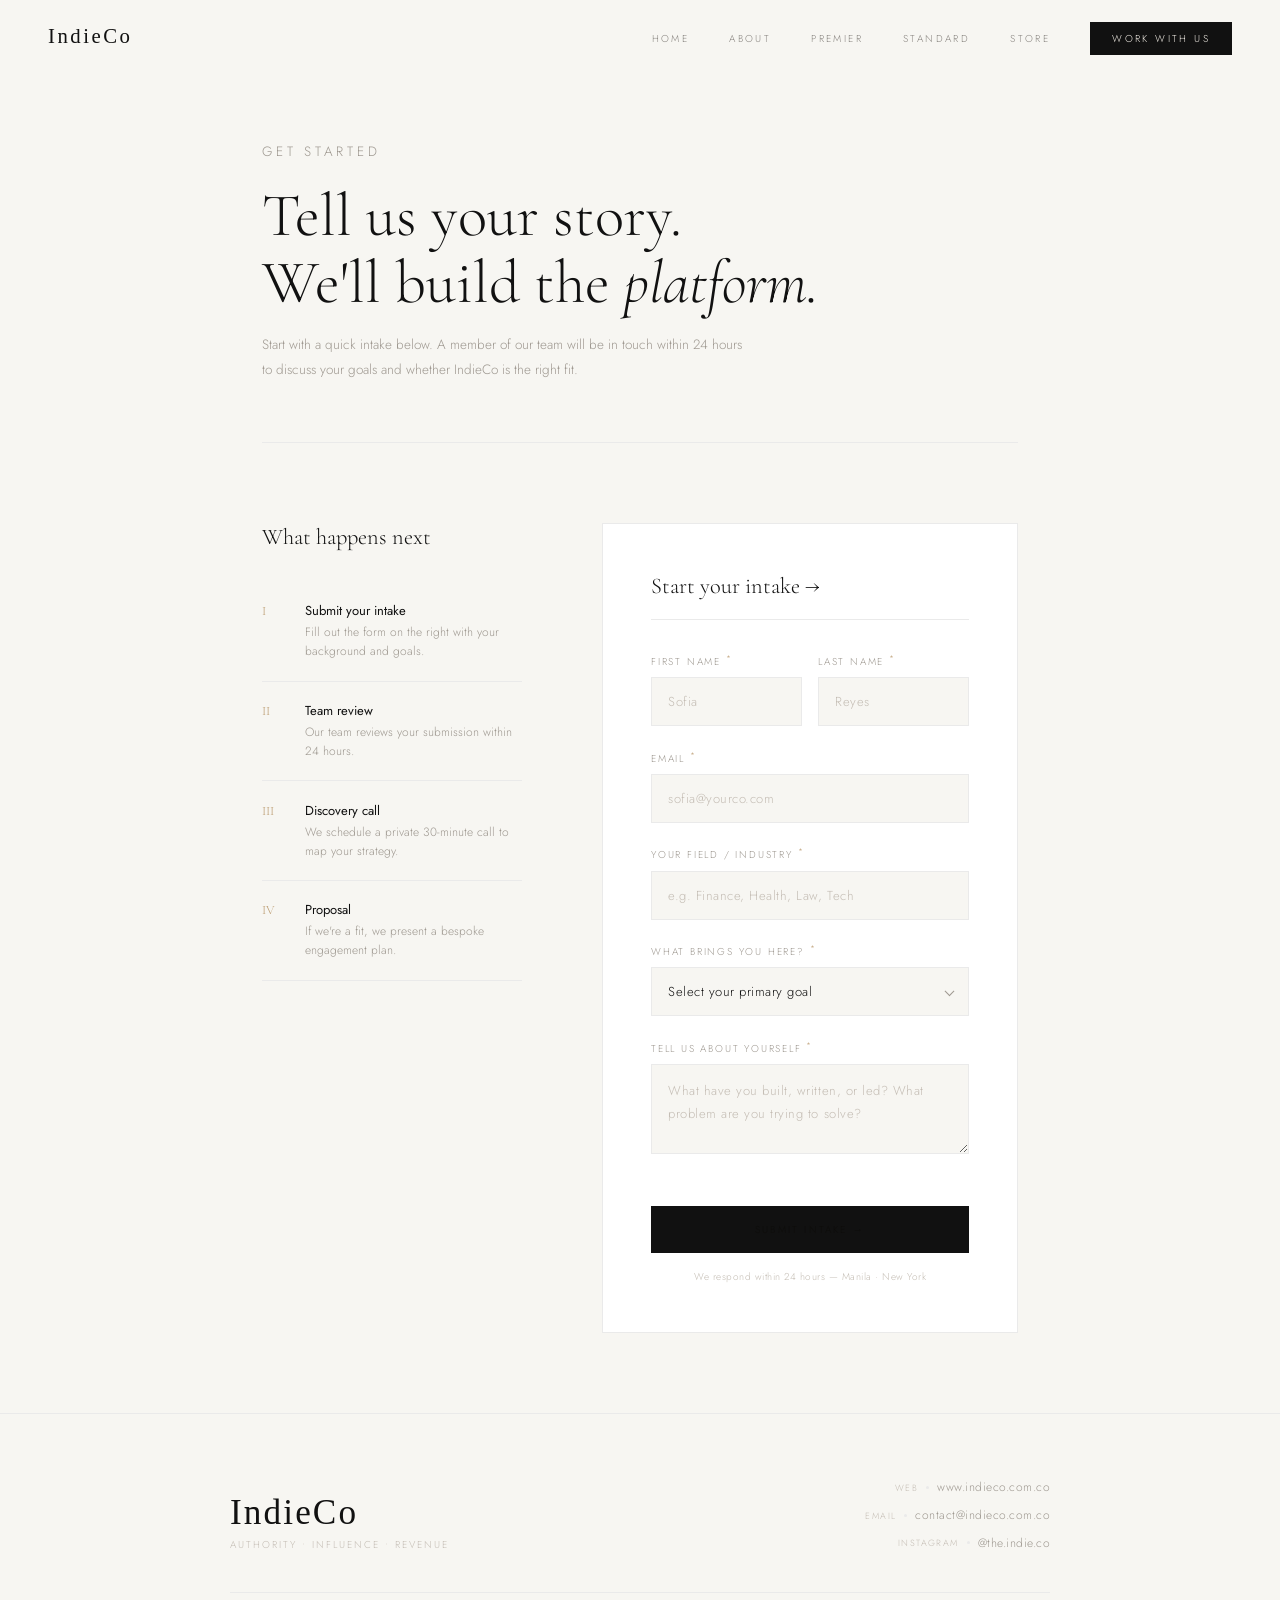
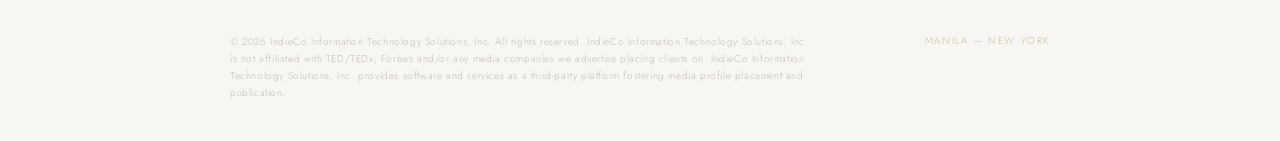
<file: pages/get-started.html>
<!DOCTYPE html>
<html lang="en">
<head>
<meta charset="UTF-8"/>
<meta name="viewport" content="width=device-width,initial-scale=1.0"/>
<title>Get Started — IndieCo</title>
<link rel="stylesheet" href="../css/base.css"/>
<link rel="stylesheet" href="../css/nav.css"/>
<style>
body { background: var(--cream); }

.gs-header { padding: 140px 0 60px; border-bottom: 0.5px solid var(--rule); }
.gs-eyebrow { font-size: 10px; letter-spacing: 0.28em; text-transform: uppercase; color: var(--gold); margin-bottom: 1.2rem; }
.gs-header h1 { font-family: var(--font-serif); font-size: clamp(2.2rem, 5vw, 3.8rem); font-weight: 300; line-height: 1.1; margin-bottom: 1rem; }
.gs-header h1 em { font-style: italic; }
.gs-header p { font-size: 13.5px; color: var(--ink-mute); line-height: 1.8; max-width: 480px; }

.gs-layout { display: grid; grid-template-columns: 1fr 1.6fr; gap: 80px; padding: 5rem 0; }
.gs-sidebar h3 { font-family: var(--font-serif); font-size: 1.4rem; font-weight: 300; margin-bottom: 2rem; }
.gs-steps { list-style: none; }
.gs-step { display: flex; gap: 1.2rem; padding: 1.2rem 0; border-bottom: 0.5px solid var(--rule); }
.gs-step-num { font-family: var(--font-serif); font-size: 0.8rem; color: var(--gold); min-width: 1.5rem; padding-top: 2px; }
.gs-step-text strong { display: block; font-size: 13px; font-weight: 400; color: var(--ink); margin-bottom: 3px; }
.gs-step-text p { font-size: 12px; color: var(--ink-mute); line-height: 1.6; }

/* FORM */
.gs-form { background: var(--white); border: 0.5px solid var(--rule); padding: 3rem; }
.form-title { font-family: var(--font-serif); font-size: 1.4rem; font-weight: 300; margin-bottom: 2rem; padding-bottom: 1.25rem; border-bottom: 0.5px solid var(--rule); }

.field { margin-bottom: 1.4rem; }
.field-label { display: block; font-size: 10px; letter-spacing: 0.18em; text-transform: uppercase; font-weight: 300; color: var(--ink-mute); margin-bottom: 8px; }
.field-label sup { color: var(--gold); }
input[type="text"], input[type="email"], textarea, select {
  width: 100%; background: var(--cream); border: 0.5px solid var(--rule);
  color: var(--ink); font-family: var(--font-sans); font-size: 13px;
  font-weight: 300; letter-spacing: 0.04em; padding: 14px 16px;
  outline: none; transition: border-color 0.25s, background 0.25s;
  border-radius: 0; appearance: none;
}
input:focus, textarea:focus, select:focus { border-color: var(--gold); background: var(--cream-warm); }
input::placeholder, textarea::placeholder { color: var(--ink-ghost); }
textarea { resize: vertical; min-height: 90px; line-height: 1.8; }
.two-col { display: grid; grid-template-columns: 1fr 1fr; gap: 1rem; }

.select-wrap { position: relative; }
.select-wrap::after { content: ''; position: absolute; right: 16px; top: 50%; width: 7px; height: 7px; border-right: 0.5px solid var(--ink-mute); border-bottom: 0.5px solid var(--ink-mute); transform: translateY(-60%) rotate(45deg); pointer-events: none; }

.btn-submit {
  width: 100%; margin-top: 1.5rem; padding: 16px;
  font-family: var(--font-sans); font-size: 10px; letter-spacing: 0.22em;
  text-transform: uppercase; font-weight: 300; color: var(--dark);
  background: var(--ink); border: none; cursor: pointer;
  transition: background 0.25s, opacity 0.2s;
}
.btn-submit:hover { background: var(--gold); }
.btn-submit:disabled { opacity: 0.4; cursor: not-allowed; }

#form-error { margin-top: 12px; font-size: 11px; color: #b05a45; padding: 10px 14px; border-left: 2px solid #b05a45; background: rgba(176,90,69,0.04); display: none; }
.form-note { font-size: 10px; color: var(--ink-ghost); text-align: center; margin-top: 1rem; letter-spacing: 0.05em; }

.form-success { display: none; text-align: center; padding: 3rem; }
.form-success.visible { display: block; }
.success-check { font-family: var(--font-serif); font-size: 2.4rem; font-weight: 300; font-style: italic; color: var(--gold); margin-bottom: 1rem; }
.success-text { font-size: 13px; color: var(--ink-mute); line-height: 1.8; }

@media (max-width: 768px) {
  .gs-layout { grid-template-columns: 1fr; gap: 40px; }
  .two-col { grid-template-columns: 1fr; }
}
</style>
</head>
<body>

<div id="nav-placeholder"></div>

<div class="page-wrap">
  <header class="gs-header fade-up">
    <p class="gs-eyebrow">Get Started</p>
    <h1>Tell us your story.<br>We'll build the <em>platform.</em></h1>
    <p>Start with a quick intake below. A member of our team will be in touch within 24 hours to discuss your goals and whether IndieCo is the right fit.</p>
  </header>

  <div class="gs-layout">
    <!-- SIDEBAR -->
    <div class="gs-sidebar fade-up">
      <h3>What happens next</h3>
      <ul class="gs-steps">
        <li class="gs-step">
          <span class="gs-step-num">I</span>
          <div class="gs-step-text"><strong>Submit your intake</strong><p>Fill out the form on the right with your background and goals.</p></div>
        </li>
        <li class="gs-step">
          <span class="gs-step-num">II</span>
          <div class="gs-step-text"><strong>Team review</strong><p>Our team reviews your submission within 24 hours.</p></div>
        </li>
        <li class="gs-step">
          <span class="gs-step-num">III</span>
          <div class="gs-step-text"><strong>Discovery call</strong><p>We schedule a private 30-minute call to map your strategy.</p></div>
        </li>
        <li class="gs-step">
          <span class="gs-step-num">IV</span>
          <div class="gs-step-text"><strong>Proposal</strong><p>If we're a fit, we present a bespoke engagement plan.</p></div>
        </li>
      </ul>
    </div>

    <!-- FORM -->
    <div>
      <div class="gs-form fade-up" style="transition-delay:0.1s">
        <p class="form-title">Start your intake →</p>

        <form id="gs-form" novalidate>
          <div class="two-col">
            <div class="field"><label class="field-label">First Name <sup>*</sup></label><input type="text" name="first_name" placeholder="Sofia" required/></div>
            <div class="field"><label class="field-label">Last Name <sup>*</sup></label><input type="text" name="last_name" placeholder="Reyes" required/></div>
          </div>
          <div class="field"><label class="field-label">Email <sup>*</sup></label><input type="email" name="email" placeholder="sofia@yourco.com" required/></div>
          <div class="field"><label class="field-label">Your field / industry <sup>*</sup></label><input type="text" name="field" placeholder="e.g. Finance, Health, Law, Tech" required/></div>
          <div class="field"><label class="field-label">What brings you here? <sup>*</sup></label>
            <div class="select-wrap">
              <select name="goal" required>
                <option value="" disabled selected>Select your primary goal</option>
                <option>Book publishing & bestseller strategy</option>
                <option>Speaking & global stage placement</option>
                <option>O1A / immigration documentation</option>
                <option>Media features & PR</option>
                <option>Thought leadership positioning</option>
                <option>Brand & revenue strategy</option>
                <option>Full authority ecosystem</option>
              </select>
            </div>
          </div>
          <div class="field"><label class="field-label">Tell us about yourself <sup>*</sup></label><textarea name="background" placeholder="What have you built, written, or led? What problem are you trying to solve?" required></textarea></div>

          <button type="submit" class="btn-submit" id="gs-submit-btn">Submit intake →</button>
          <div id="form-error">Please complete all required fields.</div>
          <p class="form-note">We respond within 24 hours — Manila · New York</p>
        </form>

        <div class="form-success" id="form-success">
          <div class="success-check">Thank you.</div>
          <p class="success-text">Your intake has been received.<br>A member of our team will be in touch within 24 hours.</p>
        </div>
      </div>
    </div>
  </div>
</div>

<div id="footer-placeholder"></div>
<script src="../js/nav.js"></script>
<script src="../js/forms.js"></script>
<script>
attachFormHandler(document.getElementById('gs-form'), {
  validate: function() {
    const fields = ['first_name','last_name','email','field','background'];
    for (const name of fields) {
      const el = document.querySelector(`[name="${name}"]`);
      if (!el || !el.value.trim()) {
        document.getElementById('form-error').style.display = 'block';
        return false;
      }
    }
    document.getElementById('form-error').style.display = 'none';
    return true;
  },
  onSuccess: function() {
    document.getElementById('gs-form').style.display = 'none';
    document.getElementById('form-success').classList.add('visible');
  },
  onError: function() {
    const err = document.getElementById('form-error');
    err.style.display = 'block';
    err.textContent = 'Something went wrong. Please email us at contact@indieco.com.co';
  }
});
</script>
</body>
</html>
</file>
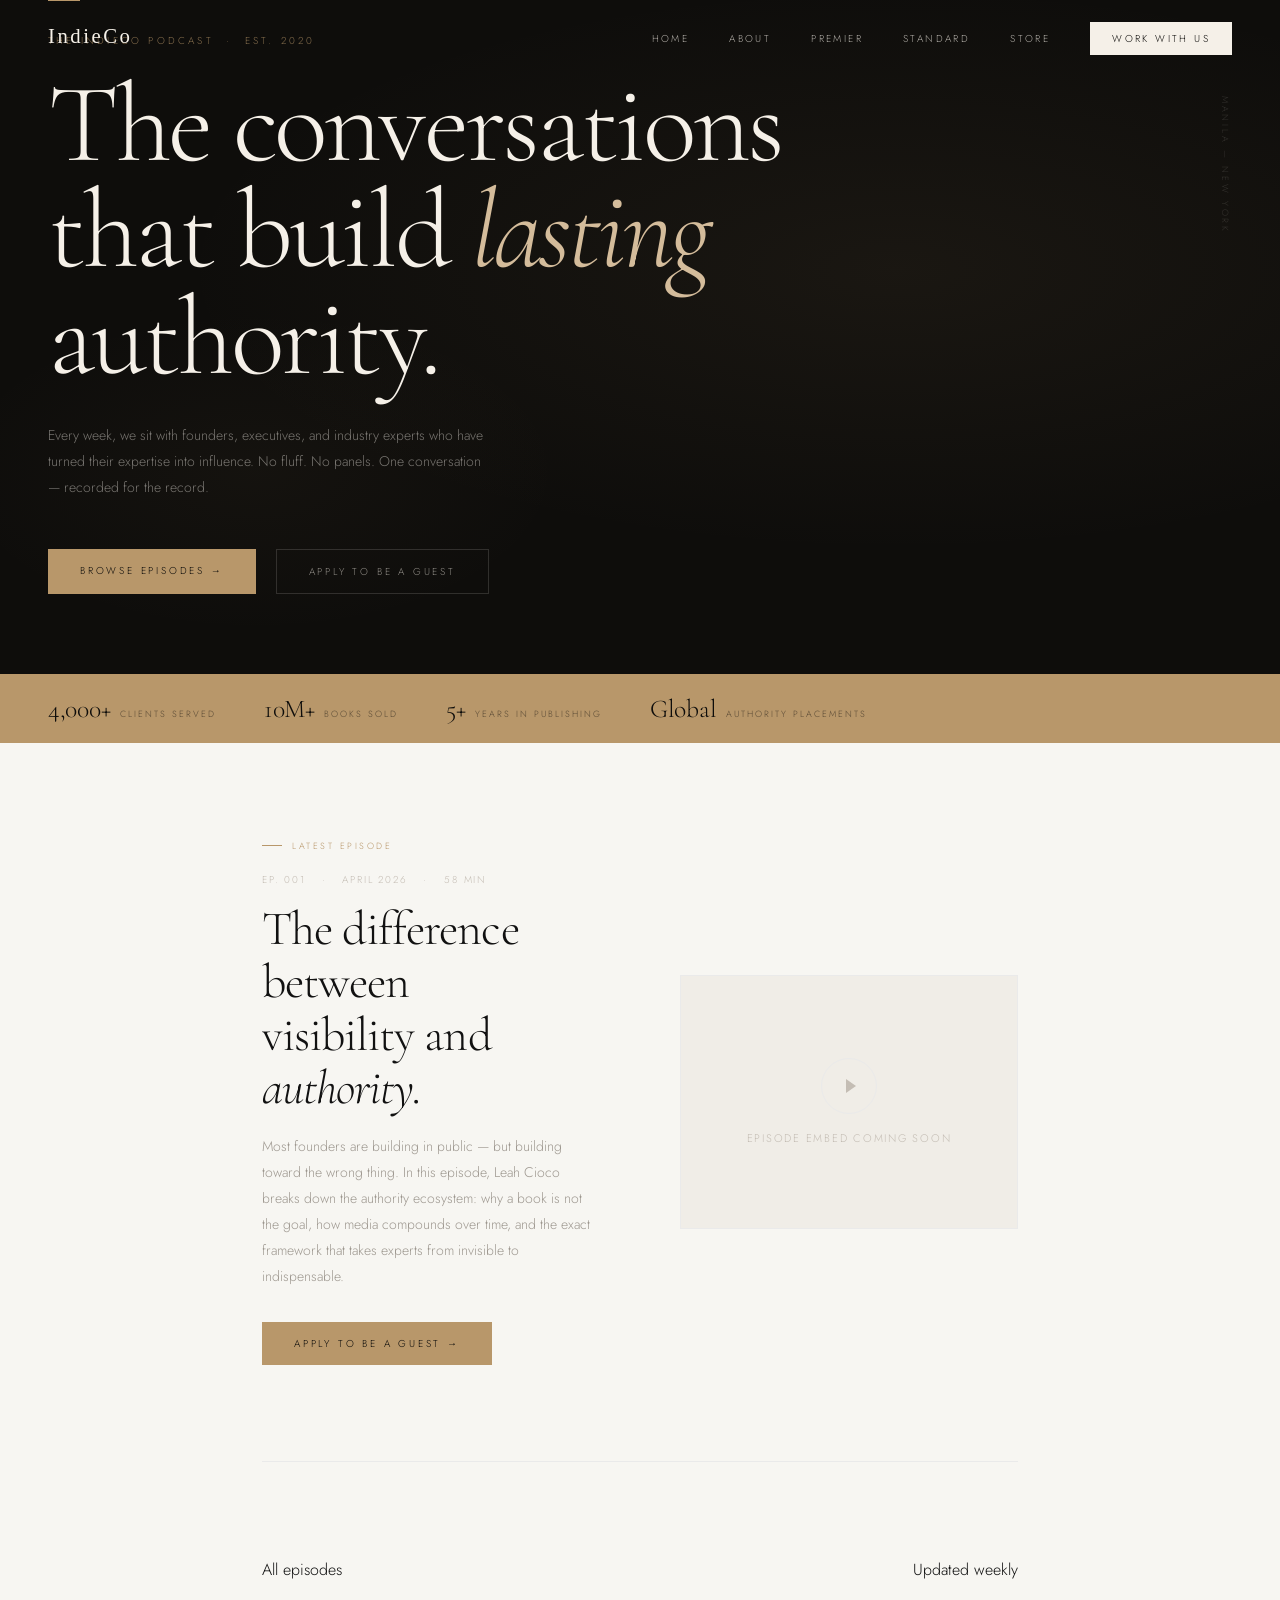
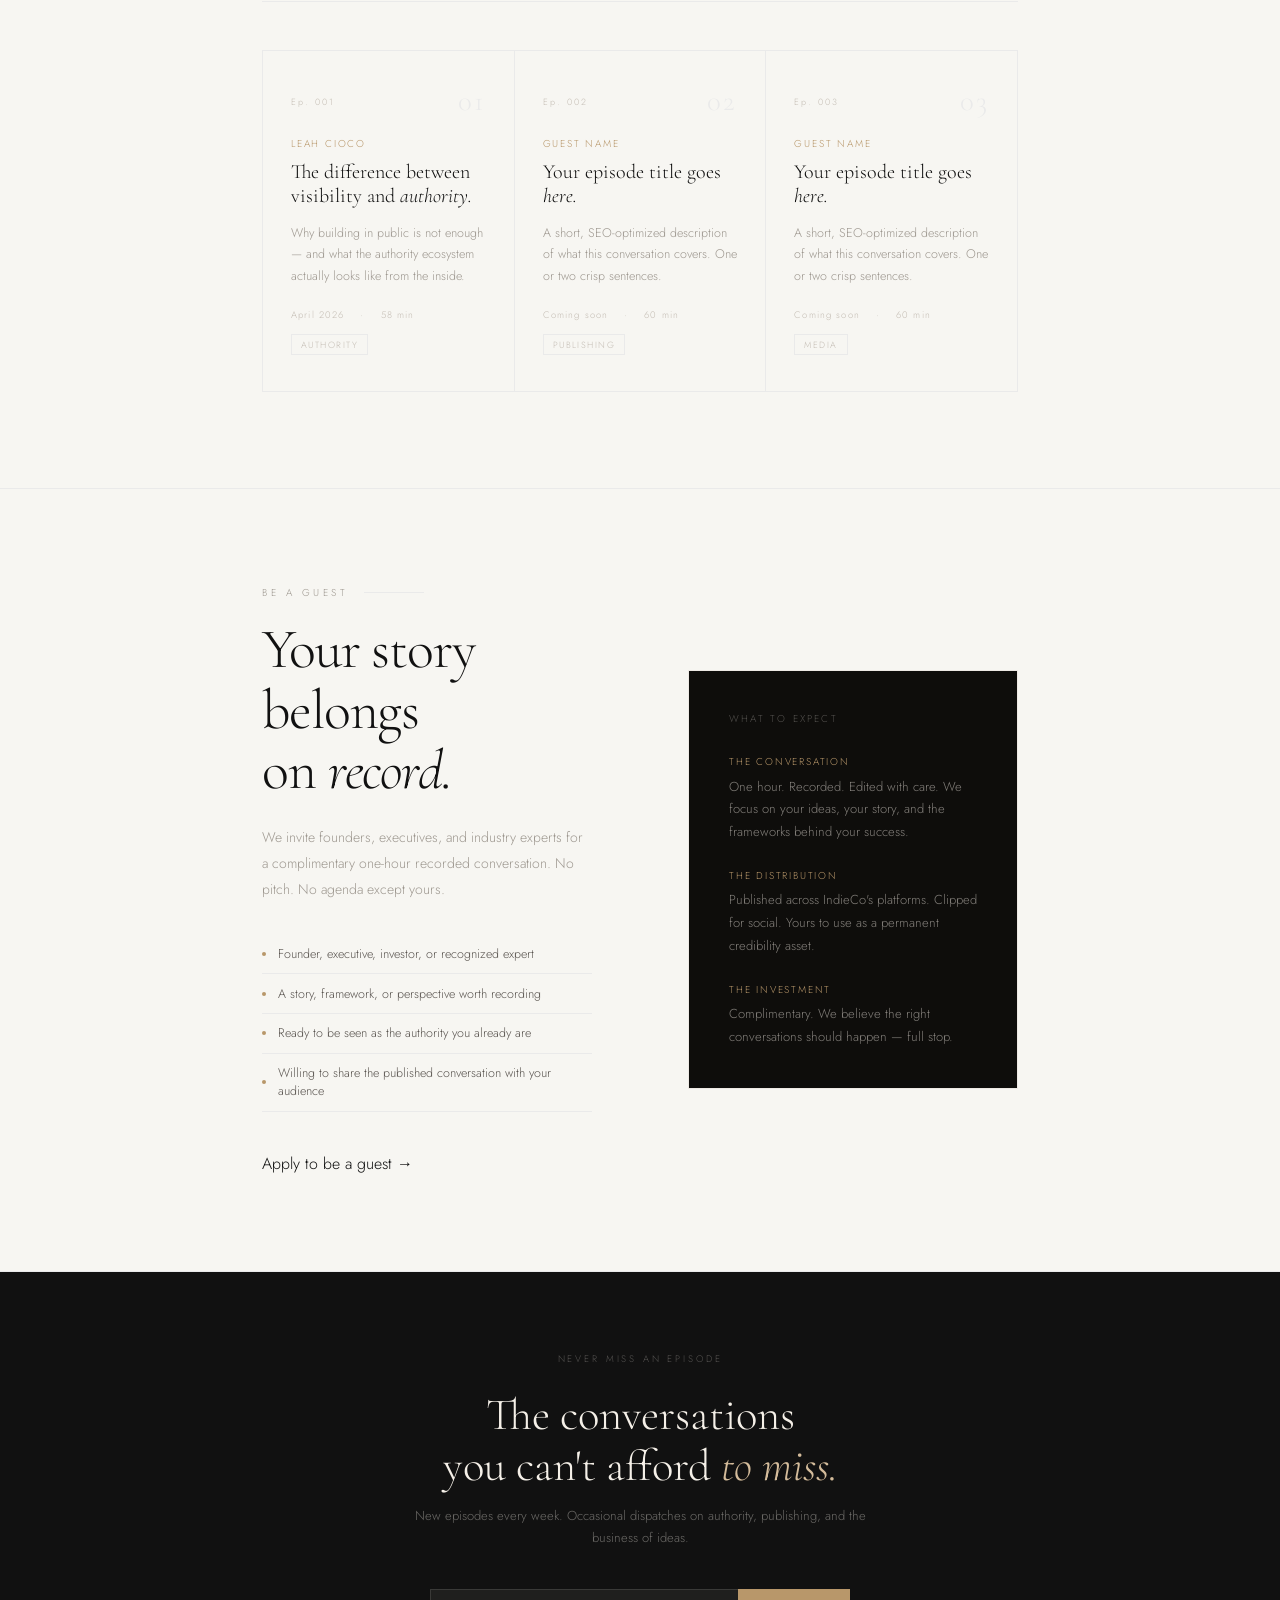
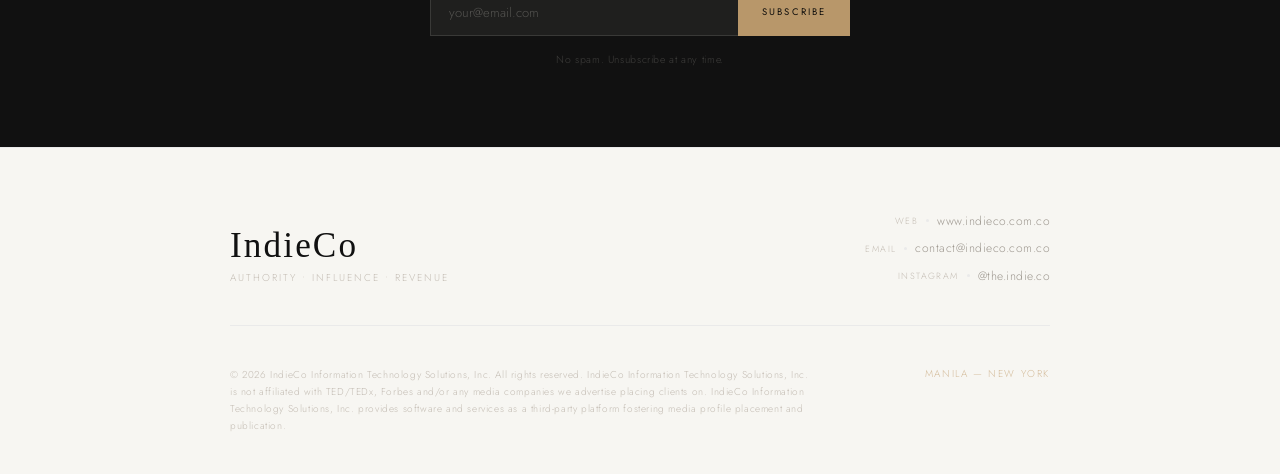
<file: pages/podcast.html>
<!DOCTYPE html>
<html lang="en">
<head>
<meta charset="UTF-8"/>
<meta name="viewport" content="width=device-width,initial-scale=1.0"/>

<!-- ── SEO ── -->
<title>The IndieCo Podcast — Conversations on Authority, Influence & Revenue</title>
<meta name="description" content="The IndieCo Podcast features founders, executives, and experts who have turned their story into authority, influence, and revenue. New episodes weekly."/>
<meta name="robots" content="index, follow"/>
<link rel="canonical" href="https://www.indieco.com.co/pages/podcast.html"/>

<!-- ── Open Graph ── -->
<meta property="og:type" content="website"/>
<meta property="og:title" content="The IndieCo Podcast — Conversations on Authority, Influence & Revenue"/>
<meta property="og:description" content="Weekly conversations with founders, executives, and industry experts on building authority, influence, and revenue."/>
<meta property="og:url" content="https://www.indieco.com.co/pages/podcast.html"/>
<meta property="og:site_name" content="IndieCo"/>

<!-- ── Podcast Schema ── -->
<script type="application/ld+json">
{
  "@context": "https://schema.org",
  "@type": "PodcastSeries",
  "name": "The IndieCo Podcast",
  "description": "Conversations with founders, executives, and experts on authority, influence, and revenue.",
  "url": "https://www.indieco.com.co/pages/podcast.html",
  "publisher": {
    "@type": "Organization",
    "name": "IndieCo",
    "url": "https://www.indieco.com.co"
  }
}
</script>

<link rel="stylesheet" href="../css/base.css"/>
<link rel="stylesheet" href="../css/nav.css"/>

<style>
/* ── PODCAST HERO ── */
.pod-hero {
  background: var(--dark);
  min-height: 72vh;
  display: flex;
  flex-direction: column;
  justify-content: flex-end;
  padding: 0 3rem 5rem;
  position: relative;
  overflow: hidden;
}
.pod-hero-noise {
  position: absolute;
  inset: 0;
  background-image:
    radial-gradient(ellipse 80% 60% at 70% 40%, rgba(184,151,106,0.07) 0%, transparent 70%),
    radial-gradient(ellipse 40% 40% at 20% 70%, rgba(184,151,106,0.04) 0%, transparent 60%);
  pointer-events: none;
}
.pod-hero-rule {
  width: 32px;
  height: 1px;
  background: var(--gold);
  margin-bottom: 2rem;
  animation: fadeUp 0.6s 0.2s both;
}
.pod-hero-eyebrow {
  font-size: 10px;
  letter-spacing: 0.32em;
  text-transform: uppercase;
  color: rgba(184,151,106,0.7);
  margin-bottom: 1.5rem;
  animation: fadeUp 0.6s 0.3s both;
}
.pod-hero-h {
  font-family: var(--font-serif);
  font-size: clamp(3.5rem, 9vw, 7rem);
  font-weight: 300;
  line-height: 0.95;
  letter-spacing: -0.03em;
  color: #f5f0e8;
  margin-bottom: 2rem;
  max-width: 780px;
  animation: fadeUp 0.7s 0.4s both;
}
.pod-hero-h em {
  font-style: italic;
  color: var(--gold-light);
}
.pod-hero-body {
  font-size: 14px;
  font-weight: 300;
  line-height: 1.85;
  color: rgba(245,240,232,0.45);
  max-width: 440px;
  margin-bottom: 3rem;
  animation: fadeUp 0.7s 0.55s both;
}
.pod-hero-actions {
  display: flex;
  gap: 1.25rem;
  flex-wrap: wrap;
  animation: fadeUp 0.7s 0.7s both;
}
.btn-gold {
  font-size: 10px;
  letter-spacing: 0.28em;
  text-transform: uppercase;
  background: var(--gold);
  color: var(--dark);
  padding: 14px 32px;
  transition: background 0.2s;
  display: inline-block;
}
.btn-gold:hover { background: var(--gold-light); }
.btn-ghost {
  font-size: 10px;
  letter-spacing: 0.28em;
  text-transform: uppercase;
  background: transparent;
  color: rgba(245,240,232,0.55);
  padding: 14px 32px;
  border: 0.5px solid rgba(245,240,232,0.15);
  transition: color 0.2s, border-color 0.2s;
  display: inline-block;
}
.btn-ghost:hover {
  color: #f5f0e8;
  border-color: rgba(245,240,232,0.35);
}
.pod-hero-location {
  position: absolute;
  top: 6rem;
  right: 3rem;
  font-size: 9px;
  letter-spacing: 0.3em;
  text-transform: uppercase;
  color: rgba(245,240,232,0.15);
  writing-mode: vertical-rl;
}

/* ── STATS BAR ── */
.pod-stats {
  background: var(--gold);
  padding: 1.2rem 3rem;
  display: flex;
  gap: 3rem;
  flex-wrap: wrap;
}
.pod-stat {
  display: flex;
  align-items: baseline;
  gap: 0.6rem;
}
.pod-stat-val {
  font-family: var(--font-serif);
  font-size: 1.6rem;
  font-weight: 300;
  color: var(--dark);
  letter-spacing: -0.01em;
}
.pod-stat-label {
  font-size: 9px;
  letter-spacing: 0.22em;
  text-transform: uppercase;
  color: rgba(14,13,11,0.55);
}

/* ── FEATURED EPISODE ── */
.featured-ep {
  padding: 6rem 0;
  border-bottom: 0.5px solid var(--rule);
}
.featured-ep-inner {
  display: grid;
  grid-template-columns: 1fr 1fr;
  gap: 5rem;
  align-items: center;
}
.featured-badge {
  font-size: 9px;
  letter-spacing: 0.28em;
  text-transform: uppercase;
  color: var(--gold);
  margin-bottom: 1.25rem;
  display: flex;
  align-items: center;
  gap: 10px;
}
.featured-badge::before {
  content: '';
  display: block;
  width: 20px;
  height: 0.5px;
  background: var(--gold);
}
.featured-ep-title {
  font-family: var(--font-serif);
  font-size: clamp(2rem, 4vw, 3rem);
  font-weight: 300;
  line-height: 1.1;
  letter-spacing: -0.02em;
  color: var(--ink);
  margin-bottom: 1.25rem;
}
.featured-ep-title em { font-style: italic; }
.featured-ep-meta {
  font-size: 10px;
  letter-spacing: 0.18em;
  text-transform: uppercase;
  color: var(--ink-ghost);
  margin-bottom: 1rem;
  display: flex;
  gap: 1rem;
}
.featured-ep-body {
  font-size: 14px;
  font-weight: 300;
  color: var(--ink-mute);
  line-height: 1.85;
  margin-bottom: 2rem;
}
.featured-ep-player {
  background: var(--sand);
  border: 0.5px solid var(--rule);
  padding: 1.75rem 2rem;
  aspect-ratio: 4/3;
  display: flex;
  align-items: center;
  justify-content: center;
  position: relative;
  overflow: hidden;
}
.featured-ep-player iframe {
  position: absolute;
  inset: 0;
  width: 100%;
  height: 100%;
  border: none;
}
.ep-placeholder {
  text-align: center;
}
.ep-placeholder-play {
  width: 56px;
  height: 56px;
  border: 0.5px solid var(--rule);
  border-radius: 50%;
  display: flex;
  align-items: center;
  justify-content: center;
  margin: 0 auto 1rem;
}
.ep-placeholder-play svg {
  width: 16px;
  height: 16px;
  fill: var(--ink-ghost);
  margin-left: 3px;
}
.ep-placeholder-text {
  font-size: 11px;
  letter-spacing: 0.16em;
  text-transform: uppercase;
  color: var(--ink-ghost);
}

/* ── EPISODE GRID ── */
.ep-grid-section { padding: 6rem 0; }
.ep-grid-header {
  display: flex;
  justify-content: space-between;
  align-items: baseline;
  border-bottom: 0.5px solid var(--rule);
  padding-bottom: 1.25rem;
  margin-bottom: 3rem;
}
.ep-grid {
  display: grid;
  grid-template-columns: repeat(3, minmax(0,1fr));
  gap: 0;
  border-top: 0.5px solid var(--rule);
  border-left: 0.5px solid var(--rule);
}
.ep-card {
  padding: 2.25rem 1.75rem;
  border-right: 0.5px solid var(--rule);
  border-bottom: 0.5px solid var(--rule);
  transition: background 0.25s;
  cursor: pointer;
  display: flex;
  flex-direction: column;
}
.ep-card:hover { background: var(--sand); }
.ep-card-num {
  font-size: 9px;
  letter-spacing: 0.22em;
  color: var(--ink-ghost);
  margin-bottom: 1.25rem;
  display: flex;
  justify-content: space-between;
  align-items: center;
}
.ep-card-num-val {
  font-family: var(--font-serif);
  font-size: 1.8rem;
  font-weight: 300;
  color: var(--rule);
  line-height: 1;
}
.ep-card-guest {
  font-size: 10px;
  letter-spacing: 0.18em;
  text-transform: uppercase;
  color: var(--gold);
  margin-bottom: 0.6rem;
}
.ep-card-title {
  font-family: var(--font-serif);
  font-size: 1.25rem;
  font-weight: 300;
  line-height: 1.2;
  color: var(--ink);
  margin-bottom: 0.9rem;
  flex: 1;
}
.ep-card-title em { font-style: italic; }
.ep-card-desc {
  font-size: 12.5px;
  font-weight: 300;
  color: var(--ink-mute);
  line-height: 1.75;
  margin-bottom: 1.25rem;
}
.ep-card-meta {
  font-size: 9.5px;
  letter-spacing: 0.12em;
  color: var(--ink-ghost);
  display: flex;
  gap: 1rem;
  margin-top: auto;
}
.ep-card-tag {
  display: inline-block;
  font-size: 9px;
  letter-spacing: 0.16em;
  text-transform: uppercase;
  color: var(--ink-ghost);
  border: 0.5px solid var(--rule);
  padding: 3px 9px;
  margin-top: 0.75rem;
  align-self: flex-start;
}

/* ── GUEST CTA ── */
.guest-cta {
  background: var(--cream);
  border-top: 0.5px solid var(--rule);
  border-bottom: 0.5px solid var(--rule);
  padding: 6rem 0;
}
.guest-cta-inner {
  display: grid;
  grid-template-columns: 1fr 1fr;
  gap: 6rem;
  align-items: center;
}
.guest-cta-h {
  font-family: var(--font-serif);
  font-size: clamp(2.2rem, 5vw, 3.5rem);
  font-weight: 300;
  line-height: 1.08;
  letter-spacing: -0.02em;
  color: var(--ink);
  margin-bottom: 1.5rem;
}
.guest-cta-h em { font-style: italic; }
.guest-cta-body {
  font-size: 14px;
  font-weight: 300;
  color: var(--ink-mute);
  line-height: 1.85;
  margin-bottom: 2rem;
}
.guest-cta-criteria {
  list-style: none;
  margin-bottom: 2.5rem;
}
.guest-cta-criteria li {
  font-size: 12.5px;
  font-weight: 300;
  color: var(--ink-soft);
  padding: 0.65rem 0;
  border-bottom: 0.5px solid var(--rule);
  display: flex;
  align-items: center;
  gap: 12px;
}
.guest-cta-criteria li::before {
  content: '';
  display: block;
  width: 4px;
  height: 4px;
  border-radius: 50%;
  background: var(--gold);
  flex-shrink: 0;
}

/* ── EMAIL CAPTURE ── */
.email-capture {
  background: var(--ink);
  padding: 5rem 3rem;
  text-align: center;
}
.email-capture-inner {
  max-width: 500px;
  margin: 0 auto;
}
.email-capture-eyebrow {
  font-size: 9.5px;
  letter-spacing: 0.3em;
  text-transform: uppercase;
  color: rgba(245,240,232,0.3);
  margin-bottom: 1.5rem;
}
.email-capture-h {
  font-family: var(--font-serif);
  font-size: clamp(1.8rem, 4vw, 2.8rem);
  font-weight: 300;
  color: #f5f0e8;
  line-height: 1.15;
  margin-bottom: 0.75rem;
}
.email-capture-h em { font-style: italic; color: var(--gold-light); }
.email-capture-sub {
  font-size: 13px;
  font-weight: 300;
  color: rgba(245,240,232,0.4);
  margin-bottom: 2.5rem;
  line-height: 1.7;
}
.email-form {
  display: flex;
  gap: 0;
  max-width: 420px;
  margin: 0 auto 1rem;
}
.email-form input[type="email"] {
  flex: 1;
  background: rgba(245,240,232,0.06);
  border: 0.5px solid rgba(245,240,232,0.12);
  border-right: none;
  padding: 13px 18px;
  font-family: var(--font-sans);
  font-size: 13px;
  font-weight: 300;
  color: #f5f0e8;
  outline: none;
  transition: border-color 0.2s;
}
.email-form input[type="email"]::placeholder { color: rgba(245,240,232,0.25); }
.email-form input[type="email"]:focus { border-color: rgba(184,151,106,0.4); }
.email-form button {
  background: var(--gold);
  color: var(--dark);
  border: none;
  padding: 13px 24px;
  font-family: var(--font-sans);
  font-size: 9.5px;
  font-weight: 400;
  letter-spacing: 0.22em;
  text-transform: uppercase;
  cursor: pointer;
  transition: background 0.2s;
  white-space: nowrap;
}
.email-form button:hover { background: var(--gold-light); }
.email-form-note {
  font-size: 10.5px;
  color: rgba(245,240,232,0.2);
  letter-spacing: 0.06em;
}

@media (max-width: 860px) {
  .pod-hero { padding: 0 1.5rem 4rem; }
  .pod-hero-location { display: none; }
  .pod-stats { padding: 1.2rem 1.5rem; gap: 1.5rem; }
  .featured-ep-inner { grid-template-columns: 1fr; gap: 2.5rem; }
  .ep-grid { grid-template-columns: repeat(2, minmax(0,1fr)); }
  .guest-cta-inner { grid-template-columns: 1fr; gap: 3rem; }
  .email-form { flex-direction: column; }
  .email-form input[type="email"] { border-right: 0.5px solid rgba(245,240,232,0.12); border-bottom: none; }
}
@media (max-width: 540px) {
  .ep-grid { grid-template-columns: 1fr; }
}
</style>
</head>
<body>

<!-- NAV (dark mode) -->
<div id="nav-placeholder" data-dark="true"></div>

<!-- HERO -->
<section class="pod-hero">
  <div class="pod-hero-noise"></div>
  <div class="pod-hero-rule"></div>
  <p class="pod-hero-eyebrow">The IndieCo Podcast &nbsp;·&nbsp; Est. 2020</p>
  <h1 class="pod-hero-h">The conversations<br>that build <em>lasting</em><br>authority.</h1>
  <p class="pod-hero-body">Every week, we sit with founders, executives, and industry experts who have turned their expertise into influence. No fluff. No panels. One conversation — recorded for the record.</p>
  <div class="pod-hero-actions">
    <a href="#episodes" class="btn-gold">Browse episodes →</a>
    <a href="podcast-guest.html" class="btn-ghost">Apply to be a guest</a>
  </div>
  <span class="pod-hero-location">Manila — New York</span>
</section>

<!-- STATS BAR -->
<div class="pod-stats">
  <div class="pod-stat">
    <span class="pod-stat-val">4,000+</span>
    <span class="pod-stat-label">Clients served</span>
  </div>
  <div class="pod-stat">
    <span class="pod-stat-val">10M+</span>
    <span class="pod-stat-label">Books sold</span>
  </div>
  <div class="pod-stat">
    <span class="pod-stat-val">5+</span>
    <span class="pod-stat-label">Years in publishing</span>
  </div>
  <div class="pod-stat">
    <span class="pod-stat-val">Global</span>
    <span class="pod-stat-label">Authority placements</span>
  </div>
</div>

<!-- FEATURED EPISODE -->
<div class="page-wrap">
  <section class="featured-ep">
    <div class="featured-ep-inner">
      <div>
        <p class="featured-badge">Latest episode</p>
        <p class="featured-ep-meta">
          <span>Ep. 001</span>
          <span>·</span>
          <span>April 2026</span>
          <span>·</span>
          <span>58 min</span>
        </p>
        <h2 class="featured-ep-title fade-up">The difference between<br>visibility and <em>authority.</em></h2>
        <p class="featured-ep-body">Most founders are building in public — but building toward the wrong thing. In this episode, Leah Cioco breaks down the authority ecosystem: why a book is not the goal, how media compounds over time, and the exact framework that takes experts from invisible to indispensable.</p>
        <a href="podcast-guest.html" class="btn-gold fade-up">Apply to be a guest →</a>
      </div>
      <div class="featured-ep-player fade-up">
        <!--
          REPLACE THIS with your actual embed.
          Spotify: <iframe src="https://open.spotify.com/embed/episode/ID" ...>
          YouTube: <iframe src="https://www.youtube.com/embed/ID" ...>
          Buzzsprout: <iframe src="https://www.buzzsprout.com/..." ...>
        -->
        <div class="ep-placeholder">
          <div class="ep-placeholder-play">
            <svg viewBox="0 0 16 16"><polygon points="3,1 13,8 3,15"/></svg>
          </div>
          <p class="ep-placeholder-text">Episode embed coming soon</p>
        </div>
      </div>
    </div>
  </section>
</div>

<!-- EPISODE GRID -->
<div class="page-wrap">
  <section class="ep-grid-section" id="episodes">
    <div class="ep-grid-header">
      <span class="intro-eyebrow">All episodes</span>
      <span class="intro-eyebrow">Updated weekly</span>
    </div>

    <div class="ep-grid">

      <!-- Episode template — duplicate and fill for each new episode -->
      <article class="ep-card fade-up" itemscope itemtype="https://schema.org/PodcastEpisode">
        <div class="ep-card-num">
          <span>Ep. 001</span>
          <span class="ep-card-num-val">01</span>
        </div>
        <p class="ep-card-guest">Leah Cioco</p>
        <h3 class="ep-card-title" itemprop="name">The difference between visibility and <em>authority.</em></h3>
        <p class="ep-card-desc" itemprop="description">Why building in public is not enough — and what the authority ecosystem actually looks like from the inside.</p>
        <div class="ep-card-meta">
          <span itemprop="datePublished">April 2026</span>
          <span>·</span>
          <span>58 min</span>
        </div>
        <span class="ep-card-tag">Authority</span>
      </article>

      <article class="ep-card fade-up" style="transition-delay:0.08s" itemscope itemtype="https://schema.org/PodcastEpisode">
        <div class="ep-card-num">
          <span>Ep. 002</span>
          <span class="ep-card-num-val">02</span>
        </div>
        <p class="ep-card-guest">Guest Name</p>
        <h3 class="ep-card-title" itemprop="name">Your episode title goes <em>here.</em></h3>
        <p class="ep-card-desc" itemprop="description">A short, SEO-optimized description of what this conversation covers. One or two crisp sentences.</p>
        <div class="ep-card-meta">
          <span itemprop="datePublished">Coming soon</span>
          <span>·</span>
          <span>60 min</span>
        </div>
        <span class="ep-card-tag">Publishing</span>
      </article>

      <article class="ep-card fade-up" style="transition-delay:0.16s" itemscope itemtype="https://schema.org/PodcastEpisode">
        <div class="ep-card-num">
          <span>Ep. 003</span>
          <span class="ep-card-num-val">03</span>
        </div>
        <p class="ep-card-guest">Guest Name</p>
        <h3 class="ep-card-title" itemprop="name">Your episode title goes <em>here.</em></h3>
        <p class="ep-card-desc" itemprop="description">A short, SEO-optimized description of what this conversation covers. One or two crisp sentences.</p>
        <div class="ep-card-meta">
          <span itemprop="datePublished">Coming soon</span>
          <span>·</span>
          <span>60 min</span>
        </div>
        <span class="ep-card-tag">Media</span>
      </article>

      <!-- ADD MORE EPISODE CARDS HERE following the same pattern -->

    </div>
  </section>
</div>

<!-- GUEST APPLICATION CTA -->
<section class="guest-cta">
  <div class="page-wrap">
    <div class="guest-cta-inner">
      <div class="fade-up">
        <p class="section-label">Be a guest</p>
        <h2 class="guest-cta-h">Your story belongs<br>on <em>record.</em></h2>
        <p class="guest-cta-body">We invite founders, executives, and industry experts for a complimentary one-hour recorded conversation. No pitch. No agenda except yours.</p>
        <ul class="guest-cta-criteria">
          <li>Founder, executive, investor, or recognized expert</li>
          <li>A story, framework, or perspective worth recording</li>
          <li>Ready to be seen as the authority you already are</li>
          <li>Willing to share the published conversation with your audience</li>
        </ul>
        <a href="podcast-guest.html" class="btn-primary fade-up">Apply to be a guest →</a>
      </div>
      <div class="fade-up" style="transition-delay:0.15s">
        <div style="background:var(--dark);padding:2.5rem;border:0.5px solid var(--rule-soft);">
          <p style="font-size:10px;letter-spacing:0.22em;text-transform:uppercase;color:rgba(245,240,232,0.3);margin-bottom:1.75rem;">What to expect</p>
          <div style="display:flex;flex-direction:column;gap:1.5rem;">
            <div>
              <p style="font-size:10px;letter-spacing:0.18em;text-transform:uppercase;color:var(--gold);margin-bottom:0.4rem;">The conversation</p>
              <p style="font-size:13px;font-weight:300;color:rgba(245,240,232,0.5);line-height:1.75;">One hour. Recorded. Edited with care. We focus on your ideas, your story, and the frameworks behind your success.</p>
            </div>
            <div>
              <p style="font-size:10px;letter-spacing:0.18em;text-transform:uppercase;color:var(--gold);margin-bottom:0.4rem;">The distribution</p>
              <p style="font-size:13px;font-weight:300;color:rgba(245,240,232,0.5);line-height:1.75;">Published across IndieCo's platforms. Clipped for social. Yours to use as a permanent credibility asset.</p>
            </div>
            <div>
              <p style="font-size:10px;letter-spacing:0.18em;text-transform:uppercase;color:var(--gold);margin-bottom:0.4rem;">The investment</p>
              <p style="font-size:13px;font-weight:300;color:rgba(245,240,232,0.5);line-height:1.75;">Complimentary. We believe the right conversations should happen — full stop.</p>
            </div>
          </div>
        </div>
      </div>
    </div>
  </div>
</section>

<!-- EMAIL CAPTURE -->
<div class="email-capture">
  <div class="email-capture-inner">
    <p class="email-capture-eyebrow fade-up">Never miss an episode</p>
    <h2 class="email-capture-h fade-up">The conversations<br>you can't afford <em>to miss.</em></h2>
    <p class="email-capture-sub fade-up">New episodes every week. Occasional dispatches on authority, publishing, and the business of ideas.</p>
    <form class="email-form fade-up" id="podcast-subscribe-form" novalidate>
      <input type="email" name="email" placeholder="your@email.com" required autocomplete="email"/>
      <button type="submit">Subscribe</button>
    </form>
    <p class="email-form-note fade-up">No spam. Unsubscribe at any time.</p>
  </div>
</div>

<!-- FOOTER -->
<div id="footer-placeholder"></div>

<script src="../js/nav.js"></script>
<script src="../js/forms.js"></script>
<script>
document.addEventListener('DOMContentLoaded', function() {
  attachFormHandler(
    document.getElementById('podcast-subscribe-form'),
    {
      onSuccess: function(data) {
        const form = document.getElementById('podcast-subscribe-form');
        form.innerHTML = '<p style="font-size:13px;color:rgba(245,240,232,0.6);letter-spacing:0.06em;font-style:italic;">You\'re on the list.</p>';
      },
      onError: function() {
        alert('Something went wrong. Please try again.');
      }
    }
  );
});
</script>
</body>
</html>
</file>
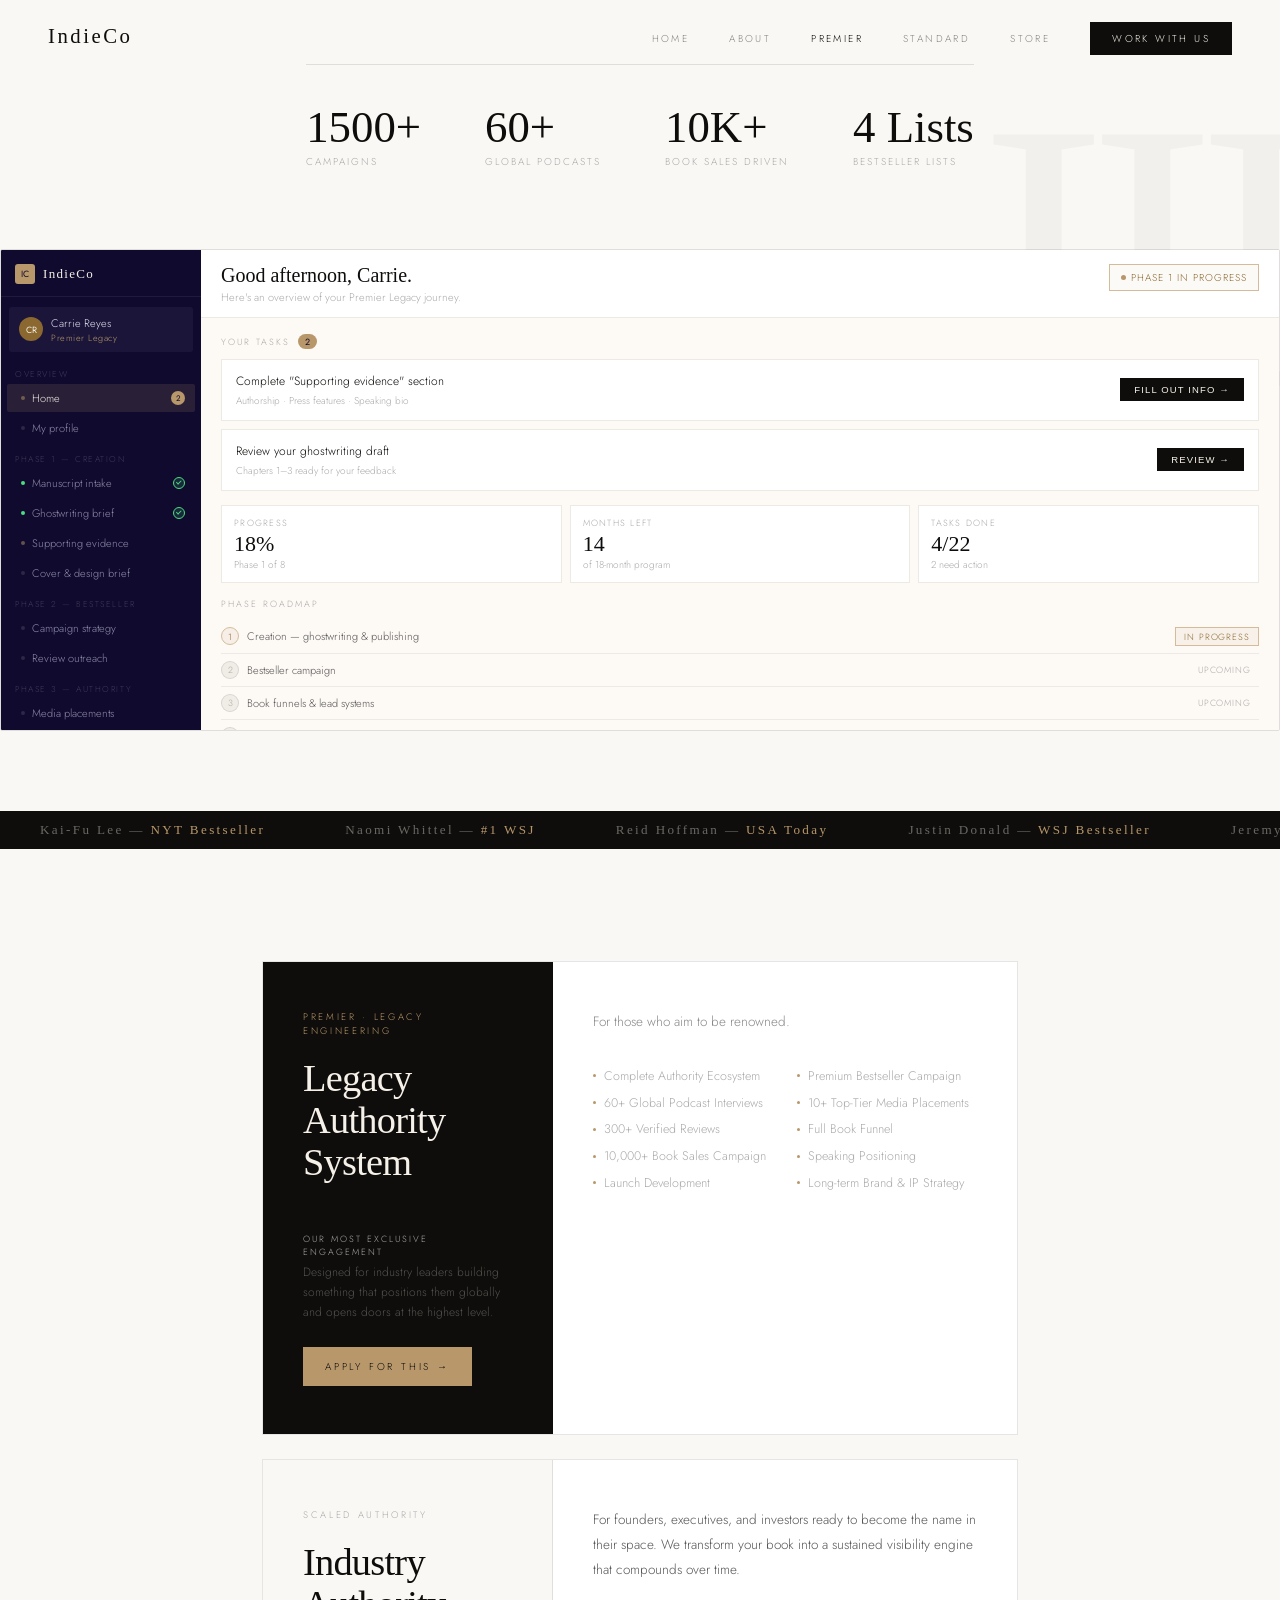
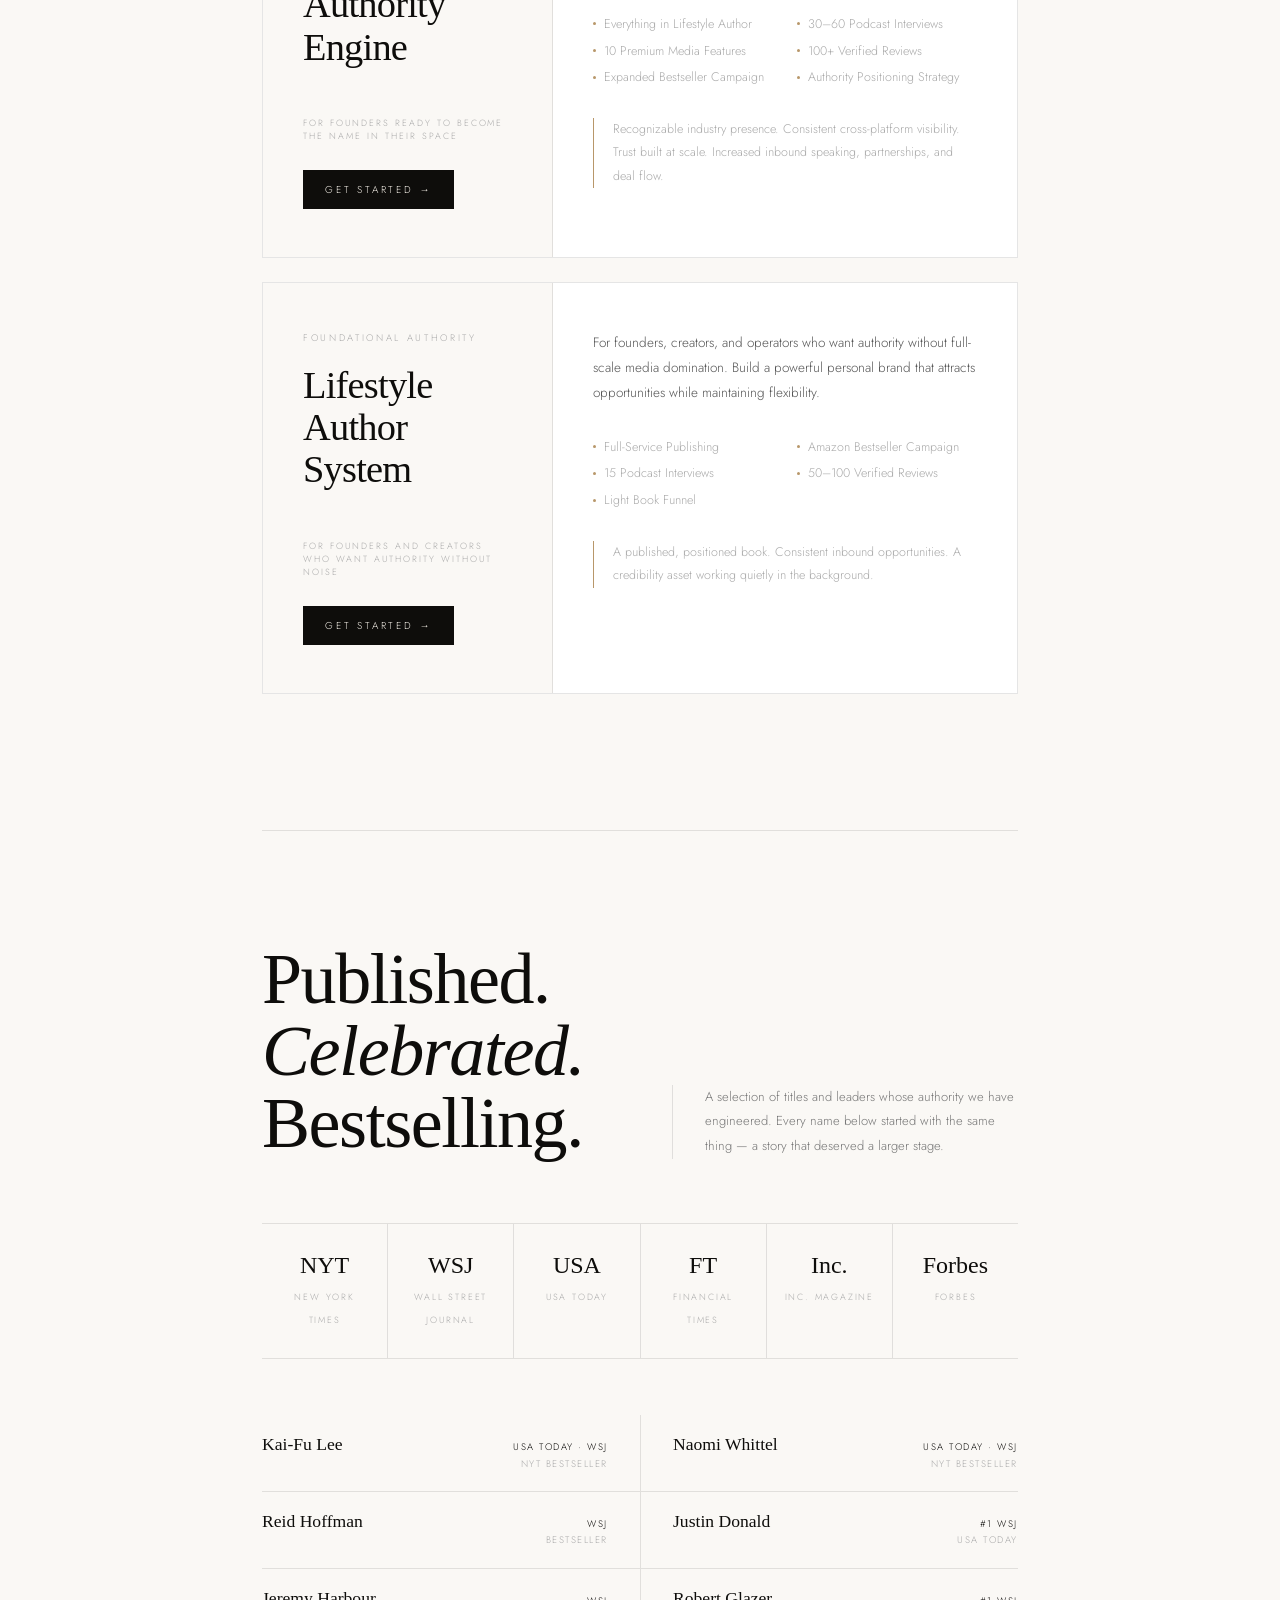
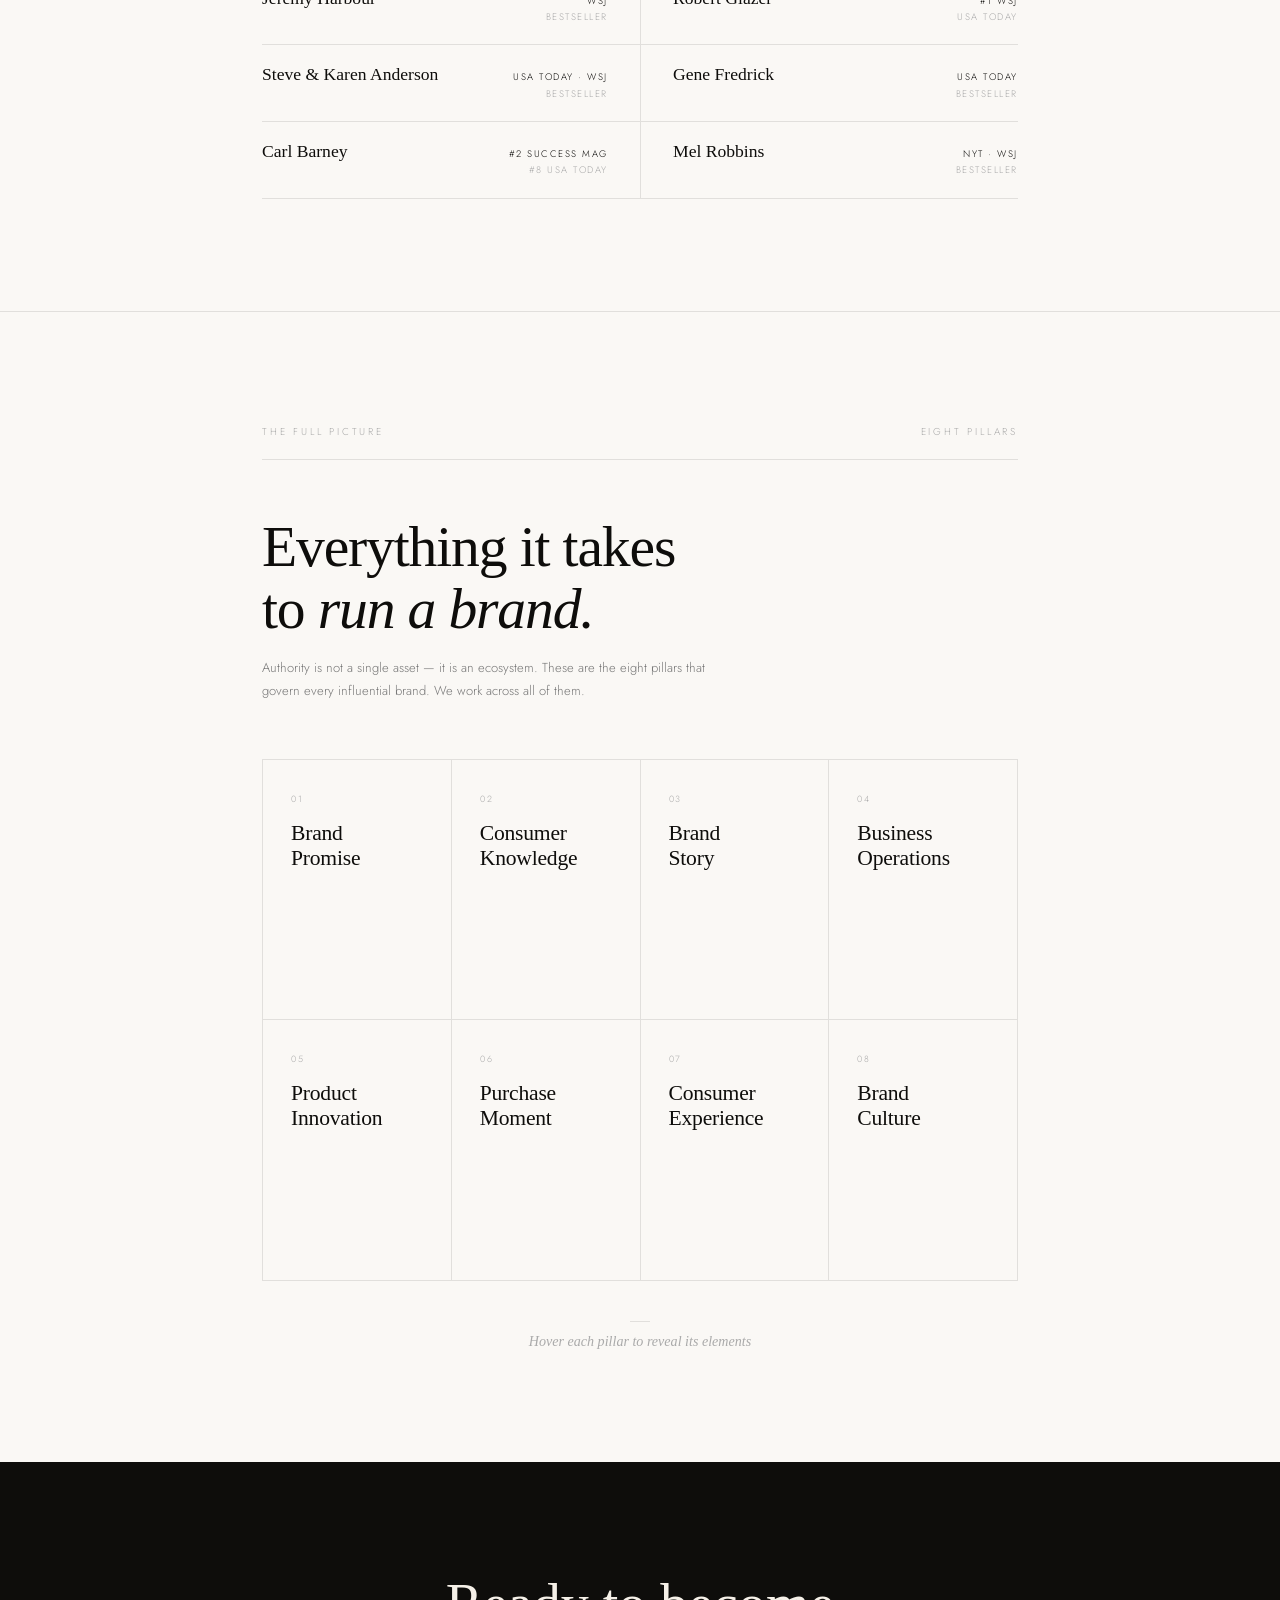
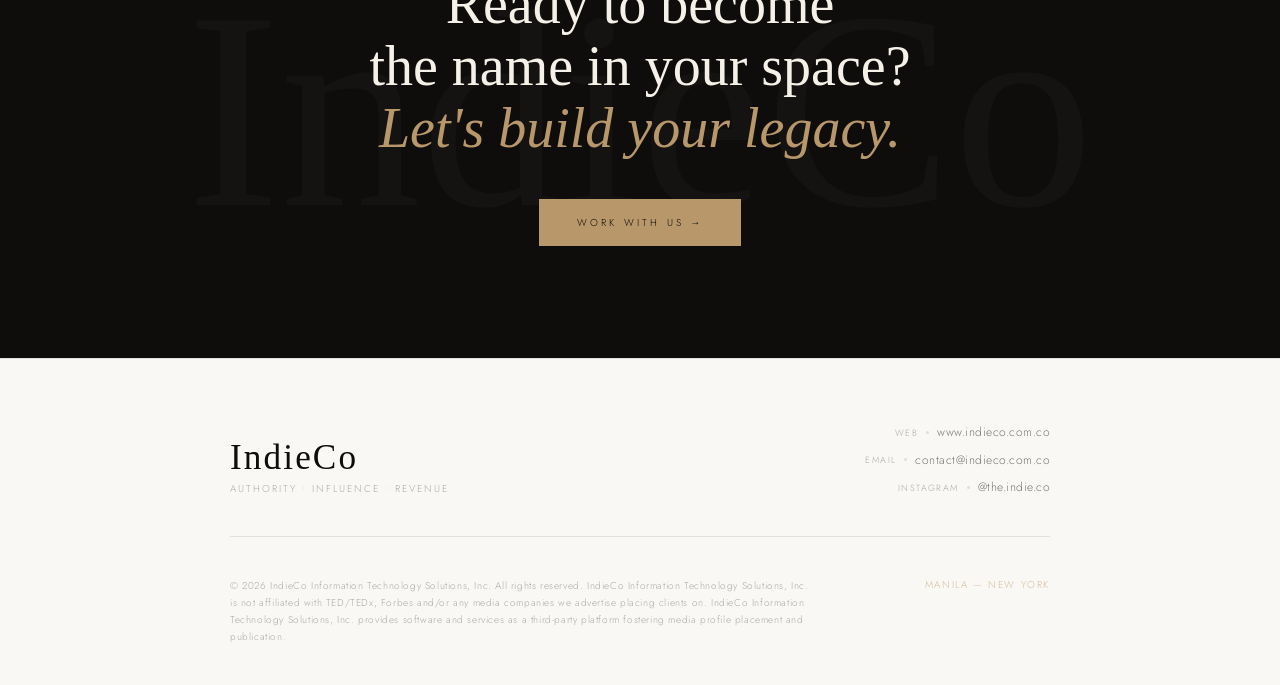
<file: pages/premier-services.html>
<!DOCTYPE html>
<html lang="en">
<head>
<meta charset="UTF-8"/>
<meta name="viewport" content="width=device-width,initial-scale=1.0"/>
<meta name="description" content="Premier access to our platform. Perfect for hands-on founders, executives, investors, and thought leaders."/>
<link rel="stylesheet" href="../css/base.css"/>
<link rel="stylesheet" href="../css/nav.css"/>
<style>
:root {
  --gold: #B8976A;
  --gold-light: #d4bc9b;
  --ink: #0e0d0b;
  --cream: #FAF8F5;
  --rule: rgba(0,0,0,0.1);
  --ink-ghost: #aaa;
  --ink-mute: #777;
  --ink-soft: #555;
  --white: #fff;
  --font-serif: 'Cormorant Garant', Georgia, serif;
}

  /* ── PLATFORM PREVIEW ── */
.ph-platform {
  width: 100%;
  margin-top: 5rem;
  border: 0.5px solid var(--rule);
  border-radius: 2px;
  overflow: hidden;
  animation: fadeUp 0.9s 1.1s both;
  position: relative;
}

.ph-platform::before {
  content: 'Client portal — preview';
  position: absolute;
  top: -22px;
  right: 0;
  font-size: 9px;
  letter-spacing: 0.22em;
  text-transform: uppercase;
  color: var(--ink-ghost);
  font-family: var(--font-sans);
  font-weight: 300;
}

.pp-shell {
  display: flex;
  height: 480px;
  font-family: var(--font-sans);
  font-weight: 300;
}

/* Sidebar */
.pp-sidebar {
  width: 200px;
  min-width: 200px;
  background: #0f0a2e;
  display: flex;
  flex-direction: column;
  overflow: hidden;
  flex-shrink: 0;
}

.pp-sb-logo {
  padding: 14px 14px 12px;
  border-bottom: 0.5px solid rgba(255,255,255,0.07);
  display: flex;
  align-items: center;
  gap: 8px;
}

.pp-sb-logomark {
  width: 20px;
  height: 20px;
  border-radius: 3px;
  background: var(--gold);
  display: flex;
  align-items: center;
  justify-content: center;
  font-size: 9px;
  font-weight: 400;
  color: #0f0a2e;
  font-family: var(--font-sans);
  flex-shrink: 0;
}

.pp-sb-logotext {
  font-family: var(--font-garant);
  font-size: 13px;
  font-weight: 300;
  color: #f5f0e8;
  letter-spacing: 0.1em;
}

.pp-sb-client {
  margin: 10px 8px 6px;
  padding: 8px 10px;
  background: rgba(255,255,255,0.05);
  border-radius: 3px;
  display: flex;
  align-items: center;
  gap: 8px;
}

.pp-sb-avatar {
  width: 24px;
  height: 24px;
  border-radius: 50%;
  background: var(--gold-dark);
  display: flex;
  align-items: center;
  justify-content: center;
  font-size: 9px;
  font-weight: 400;
  color: #f5f0e8;
  flex-shrink: 0;
}

.pp-sb-name  { font-size: 11px; color: #e2e0f0; font-weight: 300; }
.pp-sb-tier  { font-size: 9px;  color: var(--gold); letter-spacing: 0.06em; }

.pp-sb-section {
  padding: 10px 14px 3px;
  font-size: 8.5px;
  color: rgba(255,255,255,0.2);
  text-transform: uppercase;
  letter-spacing: 0.18em;
  font-weight: 300;
}

.pp-sb-item {
  display: flex;
  align-items: center;
  justify-content: space-between;
  padding: 6px 10px 6px 14px;
  margin: 1px 6px;
  border-radius: 2px;
  cursor: pointer;
  transition: background 0.15s;
}
.pp-sb-item:hover { background: rgba(255,255,255,0.04); }
.pp-sb-item.active { background: rgba(184,151,106,0.15); }

.pp-sb-row   { display: flex; align-items: center; gap: 7px; }
.pp-dot      { width: 4px; height: 4px; border-radius: 50%; background: rgba(184,151,106,0.5); flex-shrink: 0; }
.pp-dot.done { background: #4ade80; }
.pp-dot.dim  { background: rgba(255,255,255,0.12); }
.pp-sb-label { font-size: 11px; color: rgba(200,196,224,0.7); font-weight: 300; }
.pp-sb-item.active .pp-sb-label { color: #f5f0e8; }

.pp-sb-check {
  width: 12px; height: 12px;
  border-radius: 50%;
  background: rgba(74,222,128,0.15);
  border: 0.5px solid #4ade80;
  display: flex; align-items: center; justify-content: center;
  flex-shrink: 0;
}
.pp-sb-check::after {
  content: '';
  width: 5px; height: 3px;
  border-left: 1px solid #4ade80;
  border-bottom: 1px solid #4ade80;
  transform: rotate(-45deg) translateY(-1px);
}

.pp-sb-badge {
  min-width: 14px; height: 14px;
  border-radius: 99px;
  background: var(--gold);
  display: flex; align-items: center; justify-content: center;
  font-size: 8px; color: #0f0a2e; font-weight: 400;
  padding: 0 4px;
}

/* Main panel */
.pp-main {
  flex: 1;
  display: flex;
  flex-direction: column;
  overflow: hidden;
  background: var(--cream-warm);
}

.pp-topbar {
  padding: 14px 20px 12px;
  border-bottom: 0.5px solid var(--rule-soft);
  display: flex;
  align-items: flex-start;
  justify-content: space-between;
  background: var(--white);
}

.pp-welcome      { font-family: var(--font-serif); font-size: 20px; font-weight: 300; color: var(--ink); }
.pp-welcome-sub  { font-size: 11px; color: var(--ink-ghost); margin-top: 2px; font-weight: 300; }

.pp-status {
  display: flex; align-items: center; gap: 5px;
  padding: 5px 11px;
  border: 0.5px solid var(--gold-light);
  font-size: 10px;
  letter-spacing: 0.1em;
  text-transform: uppercase;
  color: var(--gold-dark);
  font-weight: 300;
  background: rgba(184,151,106,0.05);
  white-space: nowrap;
}

.pp-status-dot {
  width: 5px; height: 5px;
  border-radius: 50%;
  background: var(--gold);
}

.pp-body { flex: 1; overflow-y: auto; padding: 16px 20px; }

.pp-section-label {
  font-size: 9px;
  letter-spacing: 0.22em;
  text-transform: uppercase;
  color: var(--ink-ghost);
  font-weight: 300;
  margin-bottom: 10px;
  display: flex;
  align-items: center;
  gap: 8px;
}

.pp-count {
  background: var(--gold);
  color: #0f0a2e;
  font-size: 9px;
  font-weight: 400;
  border-radius: 99px;
  padding: 1px 7px;
  letter-spacing: 0;
}

.pp-task {
  background: var(--white);
  border: 0.5px solid var(--rule-soft);
  padding: 12px 14px;
  margin-bottom: 8px;
  display: flex;
  align-items: center;
  justify-content: space-between;
  transition: border-color 0.2s, transform 0.2s;
}
.pp-task:hover { border-color: var(--gold-light); transform: translateX(2px); }

.pp-task-name  { font-size: 12px; font-weight: 300; color: var(--ink); margin-bottom: 3px; }
.pp-task-sub   { font-size: 10px; color: var(--ink-ghost); }

.pp-task-btn {
  padding: 6px 14px;
  background: var(--ink);
  color: #f5f0e8;
  font-size: 9.5px;
  font-weight: 300;
  letter-spacing: 0.12em;
  text-transform: uppercase;
  border: none;
  cursor: pointer;
  white-space: nowrap;
  flex-shrink: 0;
  transition: background 0.2s;
}
.pp-task-btn:hover { background: var(--gold); color: var(--ink); }

.pp-stats {
  display: grid;
  grid-template-columns: repeat(3, 1fr);
  gap: 8px;
  margin: 14px 0;
}

.pp-stat {
  background: var(--white);
  border: 0.5px solid var(--rule-soft);
  padding: 10px 12px;
}

.pp-stat-label { font-size: 9px; letter-spacing: 0.14em; text-transform: uppercase; color: var(--ink-ghost); font-weight: 300; margin-bottom: 4px; }
.pp-stat-value { font-family: var(--font-serif); font-size: 22px; font-weight: 300; color: var(--ink); line-height: 1; }
.pp-stat-sub   { font-size: 10px; color: var(--ink-ghost); margin-top: 2px; }

.pp-phase-row {
  display: flex; align-items: center; gap: 8px;
  padding: 7px 0;
  border-bottom: 0.5px solid var(--rule-soft);
  transition: padding-left 0.2s;
  cursor: default;
}
.pp-phase-row:last-child { border-bottom: none; }
.pp-phase-row:hover { padding-left: 6px; }

.pp-phase-num {
  width: 18px; height: 18px;
  border-radius: 50%;
  background: var(--sand);
  border: 0.5px solid var(--rule);
  display: flex; align-items: center; justify-content: center;
  font-size: 9px; color: var(--ink-ghost);
  font-weight: 300; flex-shrink: 0;
}
.pp-phase-num.live {
  background: rgba(184,151,106,0.1);
  border-color: var(--gold-light);
  color: var(--gold-dark);
}

.pp-phase-name  { font-size: 11px; color: var(--ink-soft); font-weight: 300; flex: 1; }
.pp-phase-pill  {
  font-size: 9px;
  letter-spacing: 0.1em;
  text-transform: uppercase;
  padding: 2px 8px;
}
.pp-phase-pill.live    { color: var(--gold-dark); background: rgba(184,151,106,0.08); border: 0.5px solid var(--gold-light); }
.pp-phase-pill.pending { color: var(--ink-ghost); }

.pp-preview {
  margin-top: 14px;
  background: #0f0a2e;
  padding: 12px 16px;
  display: flex;
  align-items: center;
  justify-content: space-between;
}

.pp-preview-meta   { font-size: 9px; color: rgba(255,255,255,0.2); letter-spacing: 0.1em; text-transform: uppercase; margin-bottom: 4px; }
.pp-preview-title  { font-family: var(--font-serif); font-size: 14px; font-weight: 300; color: #f5f0e8; }
.pp-preview-sub    { font-size: 10px; color: var(--gold); margin-top: 3px; letter-spacing: 0.06em; }

.pp-preview-btn {
  padding: 6px 14px;
  background: transparent;
  border: 0.5px solid var(--gold);
  color: var(--gold);
  font-size: 9.5px;
  font-weight: 300;
  letter-spacing: 0.12em;
  text-transform: uppercase;
  cursor: pointer;
  white-space: nowrap;
  flex-shrink: 0;
  transition: background 0.2s, color 0.2s;
}
.pp-preview-btn:hover { background: var(--gold); color: #0f0a2e; }

@media (max-width: 760px) {
  .pp-shell { height: auto; flex-direction: column; }
  .pp-sidebar { width: 100%; flex-direction: row; flex-wrap: wrap; height: auto; }
  .pp-sb-section { display: none; }
  .pp-stats { grid-template-columns: 1fr 1fr; }
}
  
.fade-up {
  opacity: 0;
  transform: translateY(24px);
  transition: opacity 0.8s ease, transform 0.8s ease;
}
.fade-up.visible { opacity: 1; transform: translateY(0); }

/* HERO */
.ph {
  min-height: 90vh;
  display: flex;
  flex-direction: column;
  justify-content: flex-end;
  padding: 0 0 5rem;
  position: relative;
  overflow: hidden;
  background: var(--cream);
}
.ph-footnote {
  max-width: 520px;
  font-size: 13px;
  font-weight: 300;
  color: var(--ink-mute);
  line-height: 1.85;
  animation: fadeUp 0.7s 0.7s both;
  border-left: 1px solid var(--gold);
  padding-left: 1.5rem;
}
.ph-counter-row {
  display: flex;
  gap: 4rem;
  margin-top: 4rem;
  border-top: 0.5px solid var(--rule);
  padding-top: 2.5rem;
  animation: fadeUp 0.7s 0.9s both;
}
.ph-stat-num {
  font-family: var(--font-serif);
  font-size: 2.8rem;
  font-weight: 300;
  color: var(--ink);
  line-height: 1;
}
.ph-stat-lbl {
  font-size: 10px;
  letter-spacing: 0.2em;
  text-transform: uppercase;
  color: var(--ink-ghost);
  margin-top: 4px;
}
.ph-bg-number {
  position: absolute;
  top: 8%; right: -2%;
  font-family: var(--font-serif);
  font-size: clamp(14rem, 30vw, 28rem);
  font-weight: 300;
  color: rgba(0,0,0,0.03);
  line-height: 1;
  pointer-events: none;
  user-select: none;
  letter-spacing: -0.05em;
}

/* TICKER */
.ticker-wrap { overflow: hidden; background: var(--ink); padding: 11px 0; }
.ticker-track { display: flex; white-space: nowrap; animation: ticker 35s linear infinite; }
.ticker-item {
  font-family: var(--font-serif);
  font-size: 0.82rem;
  letter-spacing: 0.18em;
  padding: 0 2.5rem;
  color: rgba(245,240,232,0.4);
}
.ticker-item span { color: var(--gold); }
@keyframes ticker { from{transform:translateX(0)} to{transform:translateX(-50%)} }

/* SERVICES */
.sv { padding: 7rem 0; }
.sv-block {
  display: grid;
  grid-template-columns: 1fr 1.6fr;
  border: 0.5px solid var(--rule);
  margin-bottom: 1.5rem;
  position: relative;
  overflow: hidden;
  background: var(--white);
  transition: box-shadow 0.4s, transform 0.35s;
}
.sv-block:hover { box-shadow: 0 20px 60px rgba(0,0,0,0.07); transform: translateY(-3px); }
.sv-left {
  padding: 3rem 2.5rem;
  border-right: 0.5px solid var(--rule);
  display: flex;
  flex-direction: column;
  justify-content: space-between;
  background: var(--cream);
}
.sv-right { padding: 3rem 2.5rem; }
.sv-tier { font-size: 9.5px; letter-spacing: 0.28em; text-transform: uppercase; color: var(--ink-ghost); margin-bottom: 1.2rem; }
.sv-title { font-family: var(--font-serif); font-size: clamp(1.8rem, 3vw, 2.6rem); font-weight: 300; line-height: 1.1; color: var(--ink); letter-spacing: -0.02em; }
.sv-left-bottom { margin-top: auto; padding-top: 3rem; }
.sv-price-label { font-size: 9px; letter-spacing: 0.22em; text-transform: uppercase; color: var(--ink-ghost); margin-bottom: 4px; }
.sv-cta {
  display: inline-flex;
  align-items: center;
  gap: 10px;
  font-size: 10px;
  letter-spacing: 0.28em;
  text-transform: uppercase;
  background: var(--ink);
  color: #f5f0e8;
  padding: 12px 22px;
  text-decoration: none;
  transition: background 0.2s;
  margin-top: 1.5rem;
}
.sv-cta:hover { background: var(--gold); color: var(--ink); }
.sv-desc { font-size: 13.5px; color: var(--ink-soft); line-height: 1.85; margin-bottom: 2rem; font-weight: 300; }
.sv-list { display: grid; grid-template-columns: 1fr 1fr; gap: 0.55rem 1.5rem; margin-bottom: 2rem; }
.sv-item { font-size: 12.5px; color: var(--ink-ghost); display: flex; align-items: center; gap: 8px; transition: color 0.3s; }
.sv-item::before { content: ''; width: 3px; height: 3px; border-radius: 50%; background: var(--gold); flex-shrink: 0; }
.sv-block:hover .sv-item { color: var(--ink-soft); }
.sv-outcome { font-size: 12.5px; color: var(--ink-ghost); line-height: 1.85; border-left: 1.5px solid var(--gold); padding-left: 1.2rem; }
.sv-premier .sv-left { background: var(--ink); }
.sv-premier .sv-tier { color: var(--gold); }
.sv-premier .sv-title { color: #f5f0e8; }
.sv-premier .sv-cta { background: var(--gold); color: var(--ink); }
.sv-premier .sv-cta:hover { background: var(--gold-light); }

/* RESULTS */
.cl { padding: 7rem 0; border-top: 0.5px solid var(--rule); }
.cl-top { display: grid; grid-template-columns: 1fr 1fr; gap: 4rem; margin-bottom: 4rem; align-items: end; }
.cl-h { font-family: var(--font-serif); font-size: clamp(2.5rem, 6vw, 4.5rem); font-weight: 300; line-height: 1.0; letter-spacing: -0.02em; color: var(--ink); }
.cl-h em { font-style: italic; }
.cl-copy { font-size: 13px; color: var(--ink-mute); line-height: 1.9; font-weight: 300; border-left: 1px solid var(--rule); padding-left: 2rem; }
.pub-strip { display: flex; border-top: 0.5px solid var(--rule); border-bottom: 0.5px solid var(--rule); margin-bottom: 3.5rem; overflow-x: auto; }
.pub-item { flex: 1; min-width: 120px; text-align: center; padding: 1.8rem 1rem; border-right: 0.5px solid var(--rule); position: relative; overflow: hidden; }
.pub-item:last-child { border-right: none; }
.pub-item::after { content: ''; position: absolute; bottom: 0; left: 0; right: 0; height: 2px; background: var(--gold); transform: scaleX(0); transition: transform 0.4s cubic-bezier(0.16,1,0.3,1); }
.pub-item:hover::after { transform: scaleX(1); }
.pub-abbr { font-family: var(--font-serif); font-size: 1.5rem; font-weight: 300; color: var(--ink); display: block; margin-bottom: 4px; }
.pub-name { font-size: 9px; letter-spacing: 0.2em; text-transform: uppercase; color: var(--ink-ghost); }
.clients-grid { display: grid; grid-template-columns: 1fr 1fr; }
.client-row { display: flex; align-items: baseline; justify-content: space-between; padding: 1.2rem 0; border-bottom: 0.5px solid var(--rule); position: relative; cursor: default; overflow: hidden; transition: padding-left 0.3s; }
.client-row::before { content: ''; position: absolute; left: 0; top: 0; bottom: 0; width: 2px; background: var(--gold); transform: scaleY(0); transform-origin: bottom; transition: transform 0.35s cubic-bezier(0.16,1,0.3,1); }
.client-row:hover { padding-left: 12px; }
.client-row:hover::before { transform: scaleY(1); }
.client-row:nth-child(odd) { padding-right: 2rem; }
.client-row:nth-child(even) { padding-left: 2rem; border-left: 0.5px solid var(--rule); }
.client-row:nth-child(even):hover { padding-left: calc(2rem + 12px); }
.client-name { font-family: var(--font-serif); font-size: 1.1rem; font-weight: 400; color: var(--ink); transition: letter-spacing 0.3s; }
.client-row:hover .client-name { letter-spacing: 0.04em; }
.client-accolade { font-size: 9.5px; letter-spacing: 0.16em; text-transform: uppercase; color: var(--ink-ghost); text-align: right; line-height: 1.7; }
.client-accolade .hl { color: var(--ink); }

/* ══════════════════════════════
   BRAND FRAMEWORK SECTION
══════════════════════════════ */
.bf {
  padding: 7rem 0;
  background: var(--cream);
  border-top: 0.5px solid var(--rule);
}
.bf-top {
  display: flex;
  justify-content: space-between;
  align-items: baseline;
  border-bottom: 0.5px solid var(--rule);
  padding-bottom: 1.25rem;
  margin-bottom: 3.5rem;
}
.bf-eyebrow { font-size: 10px; letter-spacing: 0.28em; text-transform: uppercase; color: var(--ink-ghost); font-weight: 300; }
.bf-h { font-family: var(--font-serif); font-size: clamp(2.2rem, 5vw, 3.6rem); font-weight: 300; line-height: 1.08; letter-spacing: -0.02em; color: var(--ink); margin-bottom: 1rem; }
.bf-h em { font-style: italic; }
.bf-sub { font-size: 13px; color: var(--ink-mute); font-weight: 300; line-height: 1.8; max-width: 480px; margin-bottom: 3.5rem; }
.bf-grid {
  display: grid;
  grid-template-columns: repeat(4, 1fr);
  border-top: 0.5px solid var(--rule);
  border-left: 0.5px solid var(--rule);
}
.bf-card {
  border-right: 0.5px solid var(--rule);
  border-bottom: 0.5px solid var(--rule);
  padding: 2rem 1.75rem;
  position: relative;
  cursor: default;
  overflow: hidden;
  transition: background 0.3s;
  min-height: 220px;
  display: flex;
  flex-direction: column;
}
.bf-card::after {
  content: '';
  position: absolute;
  bottom: 0; left: 0; right: 0;
  height: 2px;
  background: var(--gold);
  transform: scaleX(0);
  transform-origin: left;
  transition: transform 0.45s cubic-bezier(0.16,1,0.3,1);
}
.bf-card:hover { background: #fff; }
.bf-card:hover::after { transform: scaleX(1); }
.bf-num { font-size: 9px; letter-spacing: 0.22em; color: var(--ink-ghost); margin-bottom: 1rem; display: block; }
.bf-name { font-family: var(--font-serif); font-size: 1.35rem; font-weight: 300; color: var(--ink); line-height: 1.15; margin-bottom: 1.25rem; letter-spacing: -0.01em; }
.bf-tags {
  display: flex;
  flex-direction: column;
  gap: 5px;
  margin-top: auto;
  opacity: 0;
  transform: translateY(6px);
  transition: opacity 0.35s ease, transform 0.35s ease;
}
.bf-card:hover .bf-tags { opacity: 1; transform: translateY(0); }
.bf-tag { font-size: 11px; color: var(--ink-mute); font-weight: 300; line-height: 1.4; display: flex; align-items: center; gap: 6px; }
.bf-tag::before { content: ''; width: 2px; height: 2px; border-radius: 50%; background: var(--gold); flex-shrink: 0; }
.bf-footer { margin-top: 2.5rem; text-align: center; }
.bf-footer-rule { width: 20px; height: 0.5px; background: var(--rule); margin: 0.75rem auto; }
.bf-footer-text { font-family: var(--font-serif); font-size: 0.88rem; font-style: italic; color: var(--ink-ghost); }

/* CTA */
.cta-banner { background: var(--ink); padding: 7rem 0; text-align: center; position: relative; overflow: hidden; }
.cta-banner::before { content: 'IndieCo'; position: absolute; top: 50%; left: 50%; transform: translate(-50%,-50%); font-family: var(--font-serif); font-size: 22vw; font-weight: 300; color: rgba(255,255,255,0.025); white-space: nowrap; pointer-events: none; }
.cta-h { font-family: var(--font-serif); font-size: clamp(2rem, 5vw, 3.5rem); font-weight: 300; color: #f5f0e8; line-height: 1.1; margin-bottom: 2.5rem; position: relative; }
.cta-h em { font-style: italic; color: var(--gold); }
.btn-gold { display: inline-block; font-size: 10px; letter-spacing: 0.32em; text-transform: uppercase; background: var(--gold); color: var(--ink); padding: 16px 38px; text-decoration: none; transition: background 0.2s; }
.btn-gold:hover { background: var(--gold-light); }

@keyframes fadeUp { from{opacity:0;transform:translateY(20px)} to{opacity:1;transform:translateY(0)} }

@media (max-width: 900px) { .bf-grid { grid-template-columns: repeat(2, 1fr); } }
@media (max-width: 760px) {
  .sv-block { grid-template-columns: 1fr; }
  .sv-left { border-right: none; border-bottom: 0.5px solid var(--rule); }
  .cl-top { grid-template-columns: 1fr; gap: 2rem; }
  .clients-grid { grid-template-columns: 1fr; }
  .client-row:nth-child(even) { padding-left: 0; border-left: none; }
  .sv-list { grid-template-columns: 1fr; }
  .ph-counter-row { gap: 2rem; flex-wrap: wrap; }
  .bf-grid { grid-template-columns: 1fr; }
  .bf-tags { opacity: 1; transform: translateY(0); }
}
</style>
</head>
<body>

<div id="nav-placeholder"></div>

<!-- HERO -->
<section class="ph">
  <div class="page-wrap">
    <div class="ph-bg-number">III</div>
    <div class="ph-counter-row">
      <div class="ph-stat">
        <div class="ph-stat-num" data-count="1500" data-suffix="+">0</div>
        <div class="ph-stat-lbl">Campaigns</div>
      </div>
      <div class="ph-stat">
        <div class="ph-stat-num" data-count="60" data-suffix="+">0</div>
        <div class="ph-stat-lbl">Global Podcasts</div>
      </div>
      <div class="ph-stat">
        <div class="ph-stat-num" data-count="10" data-suffix="K+">0</div>
        <div class="ph-stat-lbl">Book Sales Driven</div>
      </div>
      <div class="ph-stat">
        <div class="ph-stat-num" data-count="4" data-suffix=" Lists">0</div>
        <div class="ph-stat-lbl">Bestseller Lists</div>
      </div>
    </div>
  </div>

  <!-- PLATFORM PREVIEW -->
<div class="ph-platform">
  <div class="pp-shell">

    <!-- Sidebar -->
    <div class="pp-sidebar">
      <div class="pp-sb-logo">
        <div class="pp-sb-logomark">IC</div>
        <span class="pp-sb-logotext">IndieCo</span>
      </div>
      <div class="pp-sb-client">
        <div class="pp-sb-avatar">CR</div>
        <div>
          <div class="pp-sb-name">Carrie Reyes</div>
          <div class="pp-sb-tier">Premier Legacy</div>
        </div>
      </div>

      <div class="pp-sb-section">Overview</div>
      <div class="pp-sb-item active">
        <div class="pp-sb-row"><div class="pp-dot"></div><span class="pp-sb-label">Home</span></div>
        <div class="pp-sb-badge">2</div>
      </div>
      <div class="pp-sb-item">
        <div class="pp-sb-row"><div class="pp-dot dim"></div><span class="pp-sb-label">My profile</span></div>
      </div>

      <div class="pp-sb-section">Phase 1 — Creation</div>
      <div class="pp-sb-item">
        <div class="pp-sb-row"><div class="pp-dot done"></div><span class="pp-sb-label">Manuscript intake</span></div>
        <div class="pp-sb-check"></div>
      </div>
      <div class="pp-sb-item">
        <div class="pp-sb-row"><div class="pp-dot done"></div><span class="pp-sb-label">Ghostwriting brief</span></div>
        <div class="pp-sb-check"></div>
      </div>
      <div class="pp-sb-item">
        <div class="pp-sb-row"><div class="pp-dot"></div><span class="pp-sb-label">Supporting evidence</span></div>
      </div>
      <div class="pp-sb-item">
        <div class="pp-sb-row"><div class="pp-dot dim"></div><span class="pp-sb-label">Cover &amp; design brief</span></div>
      </div>

      <div class="pp-sb-section">Phase 2 — Bestseller</div>
      <div class="pp-sb-item">
        <div class="pp-sb-row"><div class="pp-dot dim"></div><span class="pp-sb-label">Campaign strategy</span></div>
      </div>
      <div class="pp-sb-item">
        <div class="pp-sb-row"><div class="pp-dot dim"></div><span class="pp-sb-label">Review outreach</span></div>
      </div>

      <div class="pp-sb-section">Phase 3 — Authority</div>
      <div class="pp-sb-item">
        <div class="pp-sb-row"><div class="pp-dot dim"></div><span class="pp-sb-label">Media placements</span></div>
      </div>
      <div class="pp-sb-item">
        <div class="pp-sb-row"><div class="pp-dot dim"></div><span class="pp-sb-label">Podcast interviews</span></div>
      </div>
    </div>

    <!-- Main panel -->
    <div class="pp-main">
      <div class="pp-topbar">
        <div>
          <div class="pp-welcome">Good afternoon, Carrie.</div>
          <div class="pp-welcome-sub">Here's an overview of your Premier Legacy journey.</div>
        </div>
        <div class="pp-status">
          <div class="pp-status-dot"></div>
          Phase 1 in progress
        </div>
      </div>

      <div class="pp-body">
        <div class="pp-section-label">Your tasks <span class="pp-count">2</span></div>

        <div class="pp-task">
          <div>
            <div class="pp-task-name">Complete "Supporting evidence" section</div>
            <div class="pp-task-sub">Authorship · Press features · Speaking bio</div>
          </div>
          <button class="pp-task-btn">Fill out info →</button>
        </div>

        <div class="pp-task">
          <div>
            <div class="pp-task-name">Review your ghostwriting draft</div>
            <div class="pp-task-sub">Chapters 1–3 ready for your feedback</div>
          </div>
          <button class="pp-task-btn">Review →</button>
        </div>

        <div class="pp-stats">
          <div class="pp-stat">
            <div class="pp-stat-label">Progress</div>
            <div class="pp-stat-value">18%</div>
            <div class="pp-stat-sub">Phase 1 of 8</div>
          </div>
          <div class="pp-stat">
            <div class="pp-stat-label">Months left</div>
            <div class="pp-stat-value">14</div>
            <div class="pp-stat-sub">of 18-month program</div>
          </div>
          <div class="pp-stat">
            <div class="pp-stat-label">Tasks done</div>
            <div class="pp-stat-value">4/22</div>
            <div class="pp-stat-sub">2 need action</div>
          </div>
        </div>

        <div class="pp-section-label" style="margin-top:4px">Phase roadmap</div>
        <div class="pp-phase-row"><div class="pp-phase-num live">1</div><span class="pp-phase-name">Creation — ghostwriting &amp; publishing</span><span class="pp-phase-pill live">In progress</span></div>
        <div class="pp-phase-row"><div class="pp-phase-num">2</div><span class="pp-phase-name">Bestseller campaign</span><span class="pp-phase-pill pending">Upcoming</span></div>
        <div class="pp-phase-row"><div class="pp-phase-num">3</div><span class="pp-phase-name">Book funnels &amp; lead systems</span><span class="pp-phase-pill pending">Upcoming</span></div>
        <div class="pp-phase-row"><div class="pp-phase-num">4</div><span class="pp-phase-name">Authority expansion — media &amp; podcasts</span><span class="pp-phase-pill pending">Upcoming</span></div>
        <div class="pp-phase-row"><div class="pp-phase-num">5</div><span class="pp-phase-name">Amazon review campaigns</span><span class="pp-phase-pill pending">Upcoming</span></div>

        <div class="pp-preview">
          <div>
            <div class="pp-preview-meta">Shared 3 days ago</div>
            <div class="pp-preview-title">Manuscript draft — chapters 1–3</div>
            <div class="pp-preview-sub">IndieCo reviewing your edits</div>
          </div>
          <button class="pp-preview-btn">View draft →</button>
        </div>
      </div>
    </div>

  </div>
</div>
</section>

<!-- TICKER -->
<div class="ticker-wrap">
  <div class="ticker-track" id="ticker-track"></div>
</div>

<div class="page-wrap">

<!-- SERVICES -->
<section class="sv">
  <div class="sv-block sv-premier fade-up">
    <div class="sv-left">
      <div>
        <div class="sv-tier">Premier · Legacy Engineering</div>
        <h2 class="sv-title">Legacy Authority<br>System</h2>
      </div>
      <div class="sv-left-bottom">
        <p class="sv-price-label">Our most exclusive engagement</p>
        <p style="font-size:12px;color:rgba(245,240,232,0.3);line-height:1.7;margin-top:4px">Designed for industry leaders building something that positions them globally and opens doors at the highest level.</p>
        <a href="work-with-us.html" class="sv-cta">Apply for this →</a>
      </div>
    </div>
    <div class="sv-right">
      <p class="sv-desc" style="color:#888">For those who aim to be renowned.</p>
      <div class="sv-list">
        <div class="sv-item">Complete Authority Ecosystem</div>
        <div class="sv-item">Premium Bestseller Campaign</div>
        <div class="sv-item">60+ Global Podcast Interviews</div>
        <div class="sv-item">10+ Top-Tier Media Placements</div>
        <div class="sv-item">300+ Verified Reviews</div>
        <div class="sv-item">Full Book Funnel</div>
        <div class="sv-item">10,000+ Book Sales Campaign</div>
        <div class="sv-item">Speaking Positioning</div>
        <div class="sv-item">Launch Development</div>
        <div class="sv-item">Long-term Brand & IP Strategy</div>
      </div>
    </div>
  </div>

  <div class="sv-block fade-up" style="transition-delay:0.1s">
    <div class="sv-left">
      <div>
        <div class="sv-tier">Scaled Authority</div>
        <h2 class="sv-title">Industry Authority<br>Engine</h2>
      </div>
      <div class="sv-left-bottom">
        <p class="sv-price-label">For founders ready to become<br>the name in their space</p>
        <a href="work-with-us.html" class="sv-cta">Get started →</a>
      </div>
    </div>
    <div class="sv-right">
      <p class="sv-desc">For founders, executives, and investors ready to become the name in their space. We transform your book into a sustained visibility engine that compounds over time.</p>
      <div class="sv-list">
        <div class="sv-item">Everything in Lifestyle Author</div>
        <div class="sv-item">30–60 Podcast Interviews</div>
        <div class="sv-item">10 Premium Media Features</div>
        <div class="sv-item">100+ Verified Reviews</div>
        <div class="sv-item">Expanded Bestseller Campaign</div>
        <div class="sv-item">Authority Positioning Strategy</div>
      </div>
      <div class="sv-outcome">Recognizable industry presence. Consistent cross-platform visibility. Trust built at scale. Increased inbound speaking, partnerships, and deal flow.</div>
    </div>
  </div>

  <div class="sv-block fade-up" style="transition-delay:0.2s">
    <div class="sv-left">
      <div>
        <div class="sv-tier">Foundational Authority</div>
        <h2 class="sv-title">Lifestyle Author<br>System</h2>
      </div>
      <div class="sv-left-bottom">
        <p class="sv-price-label">For founders and creators<br>who want authority without noise</p>
        <a href="work-with-us.html" class="sv-cta">Get started →</a>
      </div>
    </div>
    <div class="sv-right">
      <p class="sv-desc">For founders, creators, and operators who want authority without full-scale media domination. Build a powerful personal brand that attracts opportunities while maintaining flexibility.</p>
      <div class="sv-list">
        <div class="sv-item">Full-Service Publishing</div>
        <div class="sv-item">Amazon Bestseller Campaign</div>
        <div class="sv-item">15 Podcast Interviews</div>
        <div class="sv-item">50–100 Verified Reviews</div>
        <div class="sv-item">Light Book Funnel</div>
      </div>
      <div class="sv-outcome">A published, positioned book. Consistent inbound opportunities. A credibility asset working quietly in the background.</div>
    </div>
  </div>
</section>

<!-- CLIENT RESULTS -->
<section class="cl">
  <div class="cl-top fade-up">
    <h2 class="cl-h">Published.<br><em>Celebrated.</em><br>Bestselling.</h2>
    <p class="cl-copy">A selection of titles and leaders whose authority we have engineered. Every name below started with the same thing — a story that deserved a larger stage.</p>
  </div>
  <div class="pub-strip fade-up">
    <div class="pub-item"><span class="pub-abbr">NYT</span><span class="pub-name">New York Times</span></div>
    <div class="pub-item"><span class="pub-abbr">WSJ</span><span class="pub-name">Wall Street Journal</span></div>
    <div class="pub-item"><span class="pub-abbr">USA</span><span class="pub-name">USA Today</span></div>
    <div class="pub-item"><span class="pub-abbr">FT</span><span class="pub-name">Financial Times</span></div>
    <div class="pub-item"><span class="pub-abbr">Inc.</span><span class="pub-name">Inc. Magazine</span></div>
    <div class="pub-item"><span class="pub-abbr">Forbes</span><span class="pub-name">Forbes</span></div>
  </div>
  <div class="clients-grid fade-up">
    <div class="client-row"><span class="client-name">Kai-Fu Lee</span><span class="client-accolade"><span class="hl">USA Today · WSJ</span><br>NYT Bestseller</span></div>
    <div class="client-row"><span class="client-name">Naomi Whittel</span><span class="client-accolade"><span class="hl">USA Today · WSJ</span><br>NYT Bestseller</span></div>
    <div class="client-row"><span class="client-name">Reid Hoffman</span><span class="client-accolade"><span class="hl">WSJ</span><br>Bestseller</span></div>
    <div class="client-row"><span class="client-name">Justin Donald</span><span class="client-accolade"><span class="hl">#1 WSJ</span><br>USA Today</span></div>
    <div class="client-row"><span class="client-name">Jeremy Harbour</span><span class="client-accolade"><span class="hl">WSJ</span><br>Bestseller</span></div>
    <div class="client-row"><span class="client-name">Robert Glazer</span><span class="client-accolade"><span class="hl">#1 WSJ</span><br>USA Today</span></div>
    <div class="client-row"><span class="client-name">Steve & Karen Anderson</span><span class="client-accolade"><span class="hl">USA Today · WSJ</span><br>Bestseller</span></div>
    <div class="client-row"><span class="client-name">Gene Fredrick</span><span class="client-accolade"><span class="hl">USA Today</span><br>Bestseller</span></div>
    <div class="client-row"><span class="client-name">Carl Barney</span><span class="client-accolade"><span class="hl">#2 Success Mag</span><br>#8 USA Today</span></div>
    <div class="client-row"><span class="client-name">Mel Robbins</span><span class="client-accolade"><span class="hl">NYT · WSJ</span><br>Bestseller</span></div>
  </div>
</section>

</div><!-- /page-wrap -->

<!-- BRAND FRAMEWORK — full bleed cream -->
<section class="bf">
  <div class="page-wrap">

    <div class="bf-top fade-up">
      <span class="bf-eyebrow">The Full Picture</span>
      <span class="bf-eyebrow">Eight pillars</span>
    </div>

    <h2 class="bf-h fade-up">Everything it takes<br>to <em>run a brand.</em></h2>
    <p class="bf-sub fade-up">Authority is not a single asset — it is an ecosystem. These are the eight pillars that govern every influential brand. We work across all of them.</p>

    <div class="bf-grid fade-up" style="transition-delay:0.15s">

      <div class="bf-card">
        <span class="bf-num">01</span>
        <div class="bf-name">Brand<br>Promise</div>
        <div class="bf-tags">
          <span class="bf-tag">Emotional Benefits</span>
          <span class="bf-tag">Brand Idea</span>
          <span class="bf-tag">Brand Concept</span>
          <span class="bf-tag">Functional Benefits</span>
          <span class="bf-tag">Positioning Statement</span>
        </div>
      </div>

      <div class="bf-card">
        <span class="bf-num">02</span>
        <div class="bf-name">Consumer<br>Knowledge</div>
        <div class="bf-tags">
          <span class="bf-tag">Target Consumer</span>
          <span class="bf-tag">Consumer Insights</span>
          <span class="bf-tag">Desired Response</span>
          <span class="bf-tag">Consumer Enemy</span>
          <span class="bf-tag">Funnel Tracking</span>
        </div>
      </div>

      <div class="bf-card">
        <span class="bf-num">03</span>
        <div class="bf-name">Brand<br>Story</div>
        <div class="bf-tags">
          <span class="bf-tag">Earned & Shared Media</span>
          <span class="bf-tag">Owned & Paid Media</span>
          <span class="bf-tag">Tone of Voice</span>
          <span class="bf-tag">Creative Assets</span>
          <span class="bf-tag">Communication Strategy</span>
        </div>
      </div>

      <div class="bf-card">
        <span class="bf-num">04</span>
        <div class="bf-name">Business<br>Operations</div>
        <div class="bf-tags">
          <span class="bf-tag">Strategic Plan</span>
          <span class="bf-tag">Investments & Vision</span>
          <span class="bf-tag">Supply Chain</span>
          <span class="bf-tag">Financial Tracking</span>
          <span class="bf-tag">Sales Forecast</span>
        </div>
      </div>

      <div class="bf-card">
        <span class="bf-num">05</span>
        <div class="bf-name">Product<br>Innovation</div>
        <div class="bf-tags">
          <span class="bf-tag">Idea Pipeline</span>
          <span class="bf-tag">R&D Plan</span>
          <span class="bf-tag">NPD Production</span>
          <span class="bf-tag">Launch Plan</span>
          <span class="bf-tag">Concept Testing</span>
        </div>
      </div>

      <div class="bf-card">
        <span class="bf-num">06</span>
        <div class="bf-name">Purchase<br>Moment</div>
        <div class="bf-tags">
          <span class="bf-tag">Key Accounts</span>
          <span class="bf-tag">Buyer Relations</span>
          <span class="bf-tag">Customer Analytics</span>
          <span class="bf-tag">Pricing & Assortment</span>
          <span class="bf-tag">E-Commerce</span>
        </div>
      </div>

      <div class="bf-card">
        <span class="bf-num">07</span>
        <div class="bf-name">Consumer<br>Experience</div>
        <div class="bf-tags">
          <span class="bf-tag">Consumer Centricity</span>
          <span class="bf-tag">Consumer Journey</span>
          <span class="bf-tag">Service Systems</span>
          <span class="bf-tag">Emotional Connection</span>
          <span class="bf-tag">Personalization</span>
        </div>
      </div>

      <div class="bf-card">
        <span class="bf-num">08</span>
        <div class="bf-name">Brand<br>Culture</div>
        <div class="bf-tags">
          <span class="bf-tag">Purpose & Values</span>
          <span class="bf-tag">Brand Credo</span>
          <span class="bf-tag">Leadership</span>
          <span class="bf-tag">Talent & Training</span>
          <span class="bf-tag">Internal Messages</span>
        </div>
      </div>

    </div>

    <div class="bf-footer fade-up">
      <div class="bf-footer-rule"></div>
      <p class="bf-footer-text">Hover each pillar to reveal its elements</p>
    </div>

  </div>
</section>

<!-- CTA -->
<div class="cta-banner">
  <div class="page-wrap">
    <h2 class="cta-h fade-up">Ready to become<br>the name in your space?<br><em>Let's build your legacy.</em></h2>
    <a href="work-with-us.html" class="btn-gold fade-up">Work with us →</a>
  </div>
</div>

<div id="footer-placeholder"></div>
<script src="../js/nav.js"></script>
<script>
(function(){
  const names = ['Kai-Fu Lee','Naomi Whittel','Reid Hoffman','Justin Donald','Jeremy Harbour','Robert Glazer','Steve Anderson','Gene Fredrick','Carl Barney','Mel Robbins'];
  const pubs  = ['NYT Bestseller','#1 WSJ','USA Today','WSJ Bestseller','#1 Amazon'];
  const track = document.getElementById('ticker-track');
  let html = '';
  for(let i=0;i<4;i++) names.forEach((n,j)=>{
    html += `<span class="ticker-item">${n} — <span>${pubs[j%pubs.length]}</span></span>`;
  });
  track.innerHTML = html;
})();

(function(){
  const counters = document.querySelectorAll('[data-count]');
  const observer = new IntersectionObserver(entries=>{
    entries.forEach(e=>{
      if(!e.isIntersecting) return;
      const el = e.target, target = +el.dataset.count, suffix = el.dataset.suffix||'';
      const duration = 1400, start = performance.now();
      function tick(now){
        const p = Math.min((now-start)/duration,1);
        const ease = 1-Math.pow(1-p,3);
        el.textContent = Math.round(ease*target)+suffix;
        if(p<1) requestAnimationFrame(tick);
      }
      requestAnimationFrame(tick);
      observer.unobserve(el);
    });
  },{threshold:0.5});
  counters.forEach(c=>observer.observe(c));
})();

(function(){
  const obs = new IntersectionObserver(entries=>{
    entries.forEach(e=>{
      if(e.isIntersecting){ e.target.classList.add('visible'); obs.unobserve(e.target); }
    });
  },{threshold:0.1});
  document.querySelectorAll('.fade-up').forEach(el=>obs.observe(el));
})();
</script>
</body>
</html>
</file>
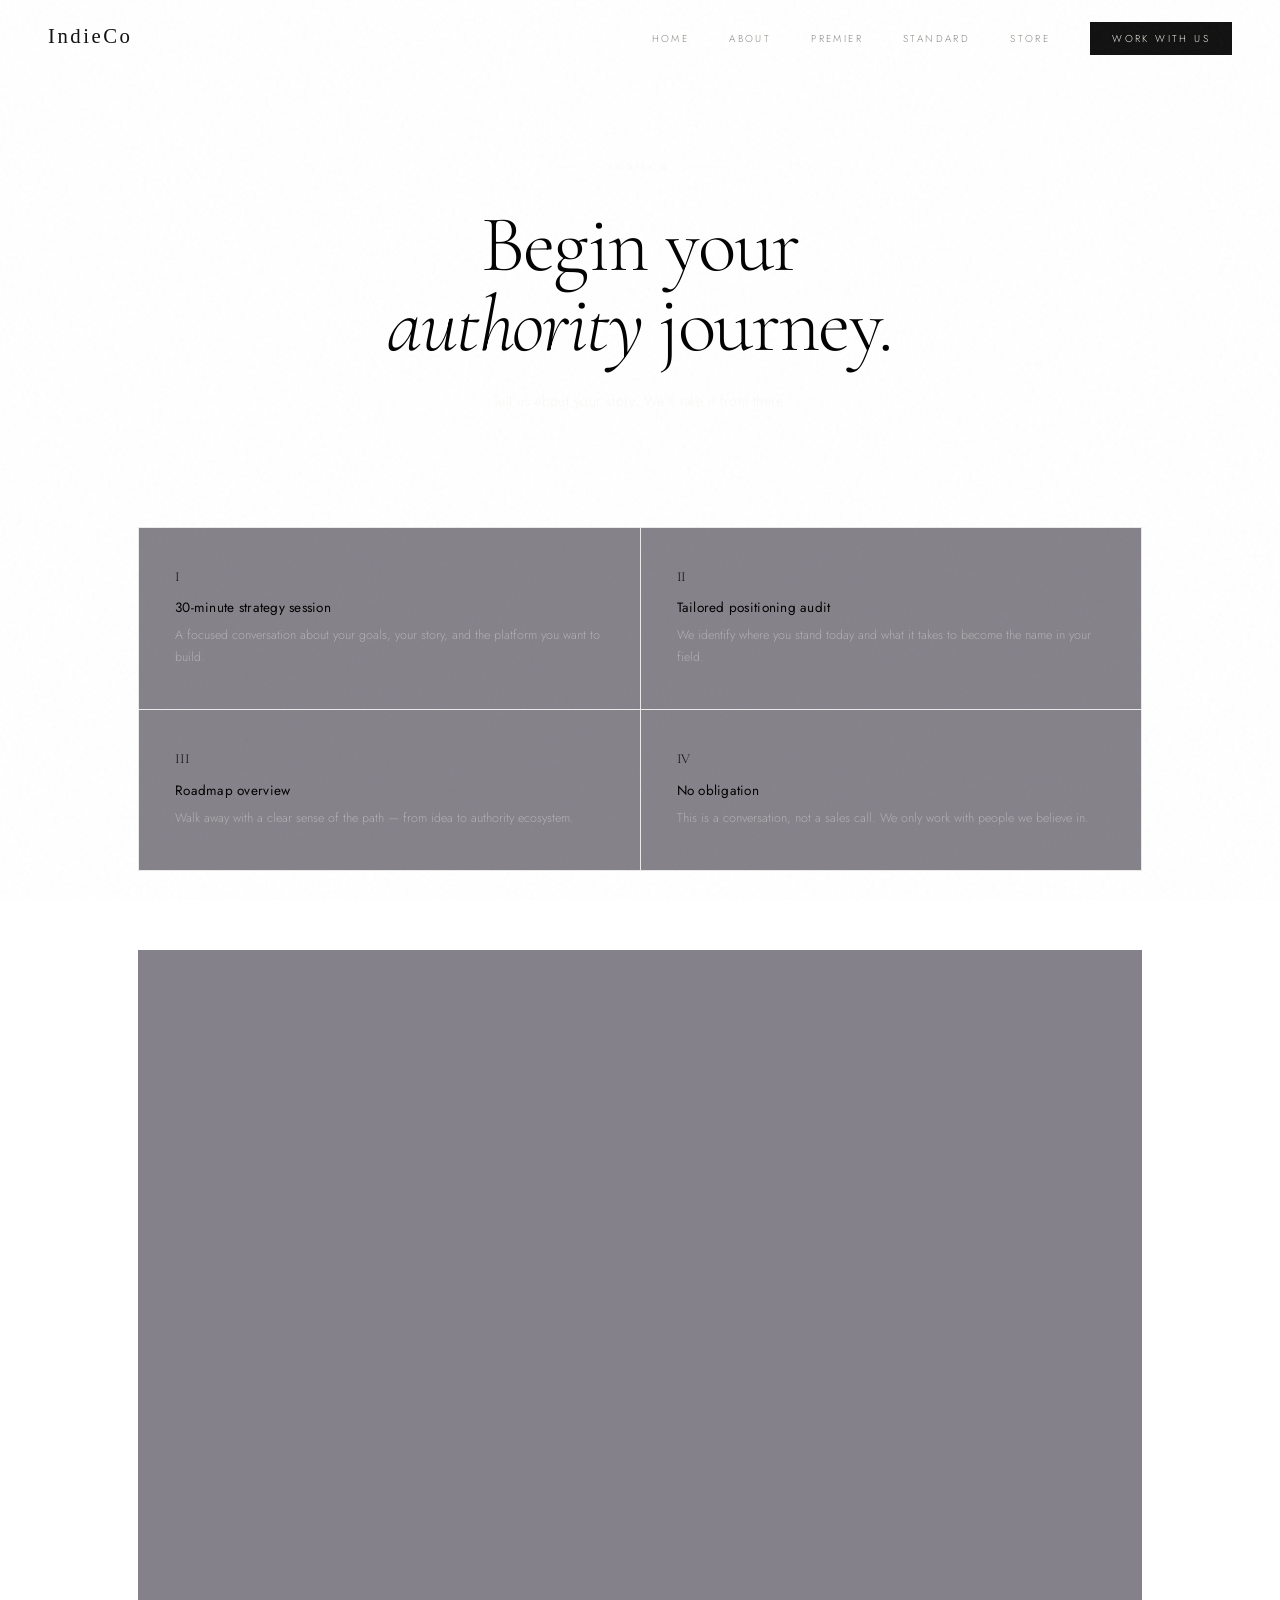
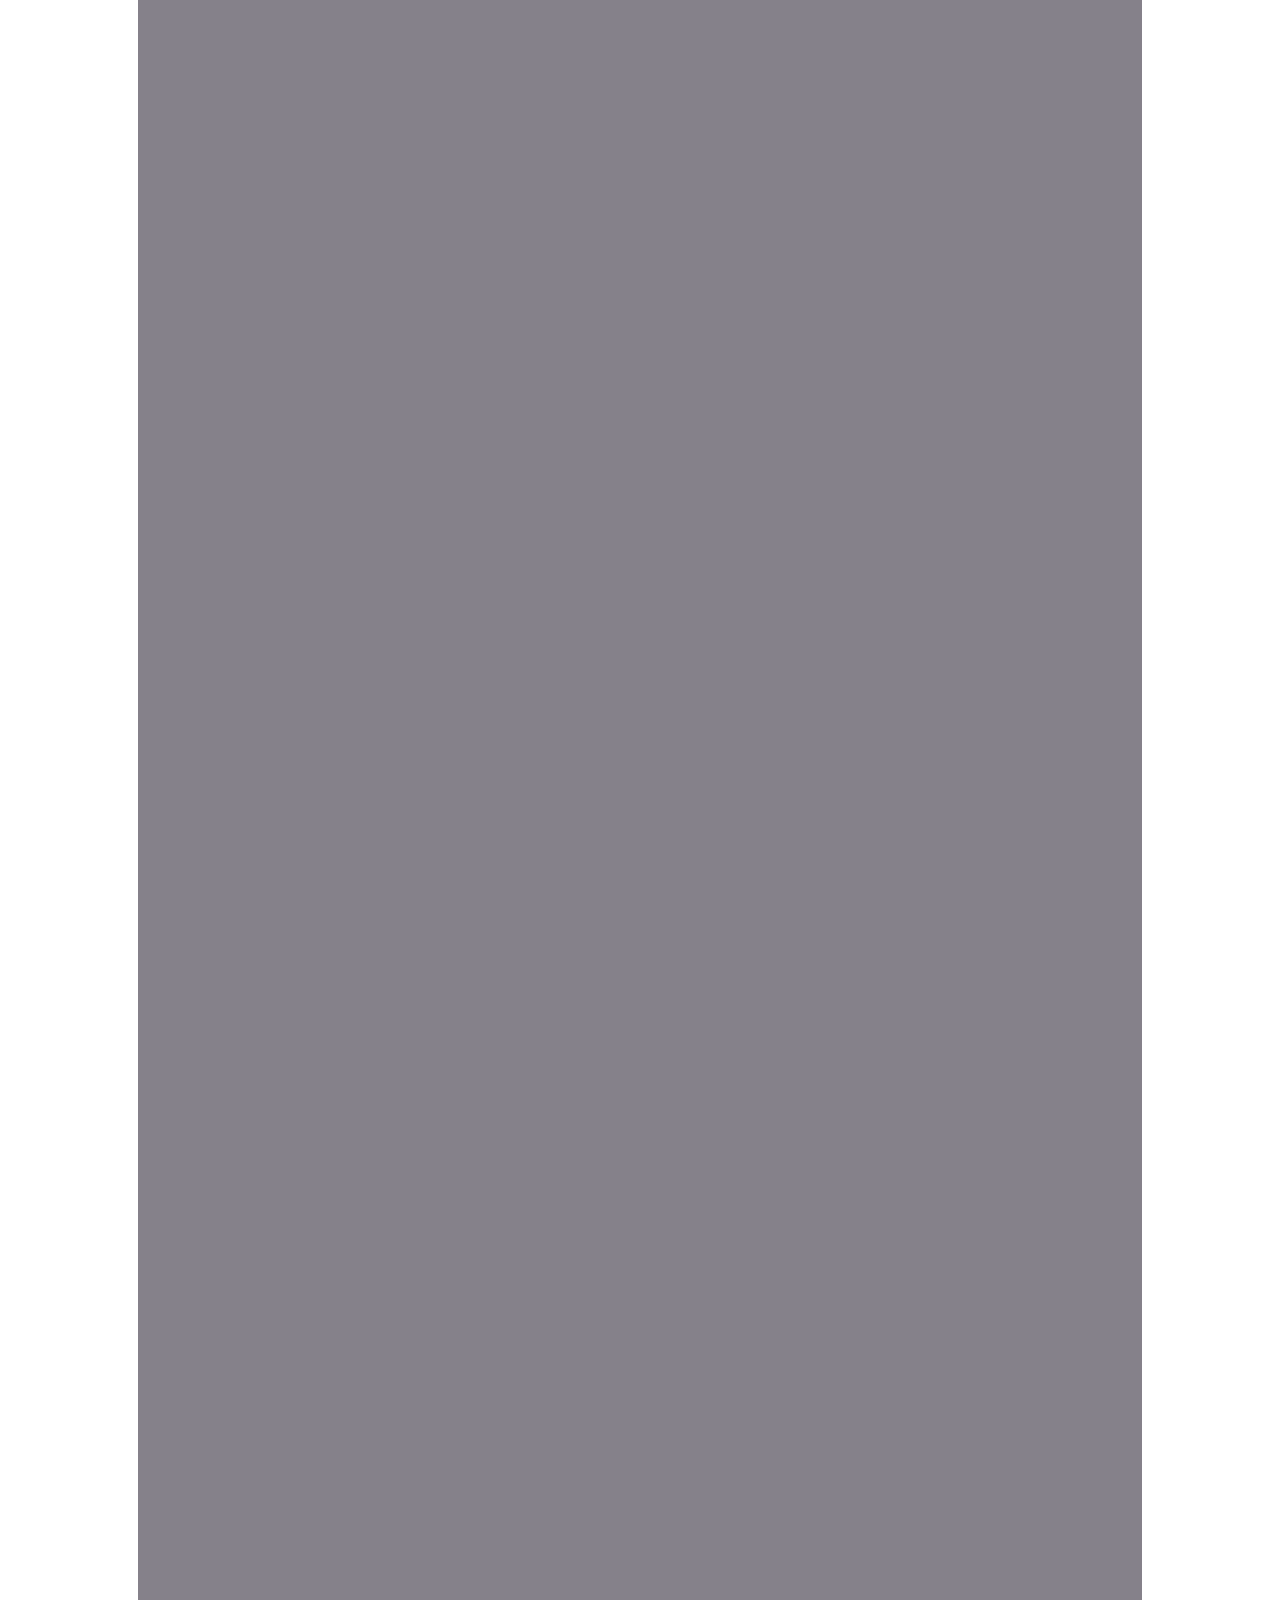
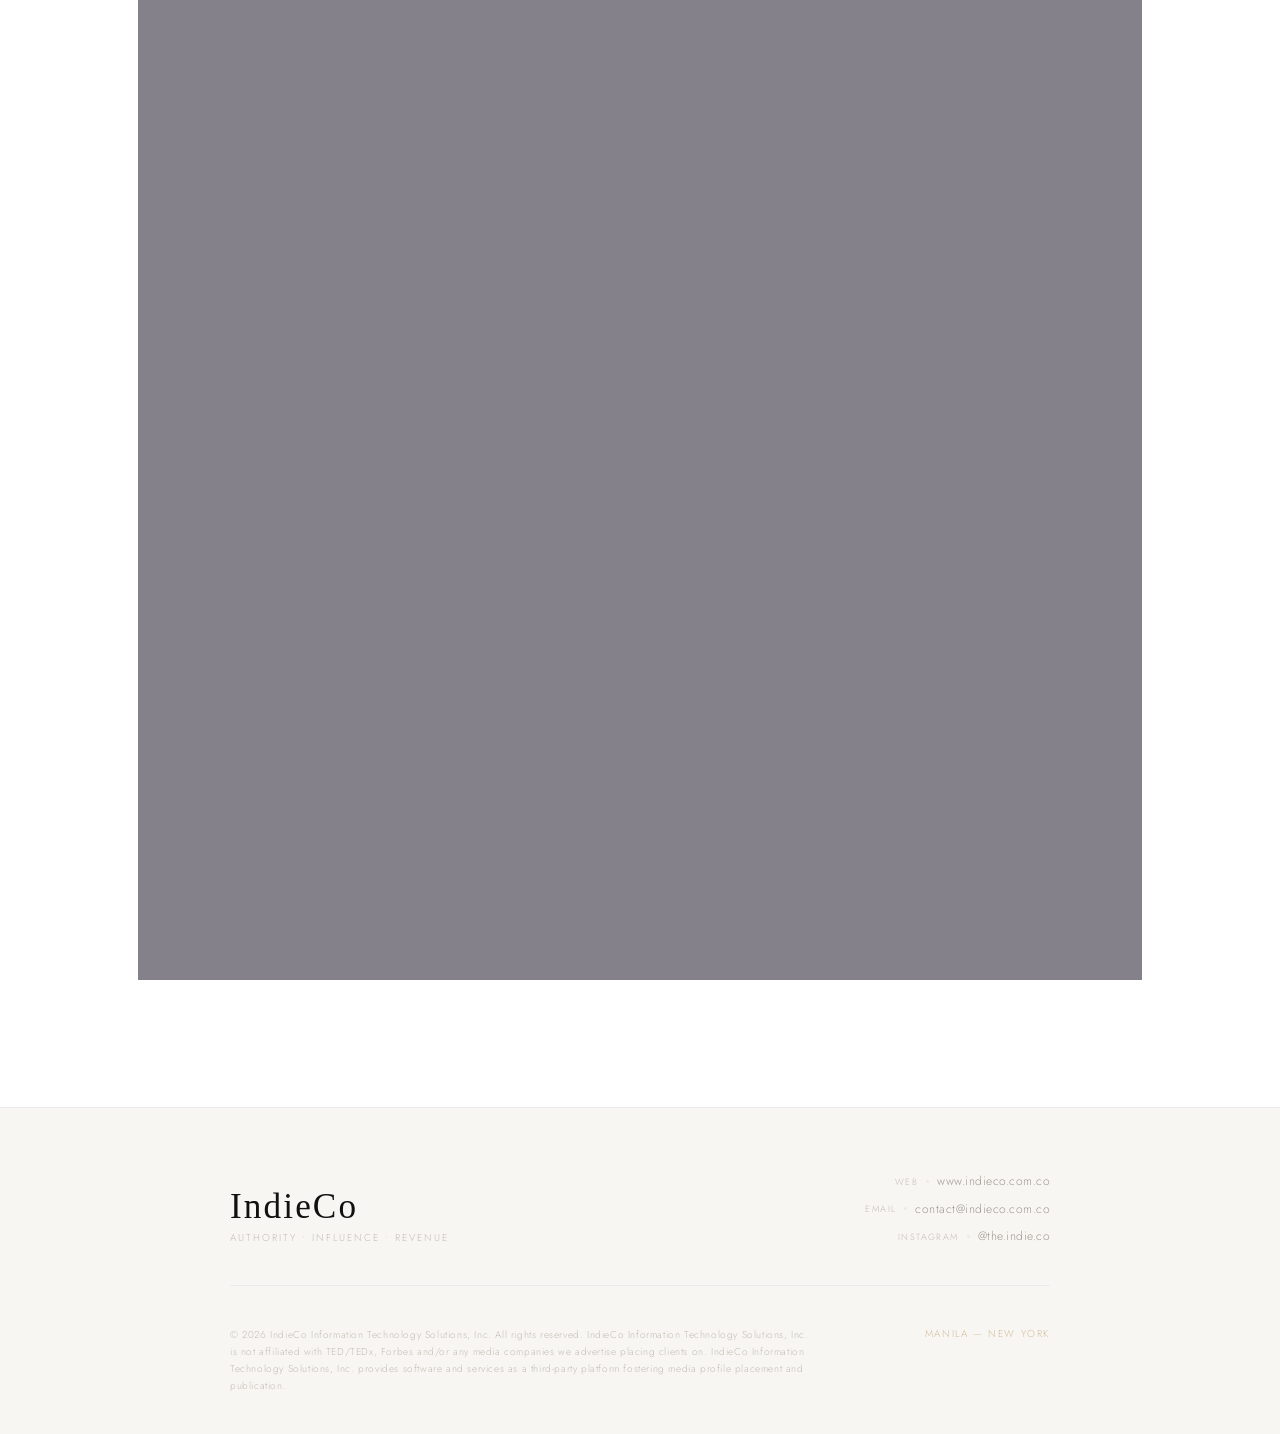
<file: pages/work-with-us.html>
<!DOCTYPE html>
<html lang="en">
<head>
<meta charset="UTF-8"/>
<meta name="viewport" content="width=device-width,initial-scale=1.0"/>
<title>Work With Us — IndieCo</title>
<link rel="preconnect" href="https://fonts.googleapis.com">
<link rel="preconnect" href="https://fonts.gstatic.com" crossorigin>
<link href="https://fonts.googleapis.com/css2?family=Cormorant+Garamond:ital,wght@0,300;0,400;1,300;1,400&family=DM+Sans:wght@200;300;400&display=swap" rel="stylesheet">
<link rel="stylesheet" href="../css/base.css"/>
<link rel="stylesheet" href="../css/nav.css"/>
<style>
*,*::before,*::after{box-sizing:border-box;margin:0;padding:0;}
html{font-size:16px;scroll-behavior:smooth;-webkit-font-smoothing:antialiased;}
body{font-family:var(--font-sans);background:var(--void);color:var(--bone);overflow-x:hidden;}
body::after{content:'';position:fixed;inset:0;z-index:9999;pointer-events:none;background-image:url("data:image/svg+xml,%3Csvg viewBox='0 0 256 256' xmlns='http://www.w3.org/2000/svg'%3E%3Cfilter id='n'%3E%3CfeTurbulence type='fractalNoise' baseFrequency='0.9' numOctaves='4' stitchTiles='stitch'/%3E%3C/filter%3E%3Crect width='100%25' height='100%25' filter='url(%23n)' opacity='0.055'/%3E%3C/svg%3E");opacity:0.55;}
a{text-decoration:none;color:inherit;}
.page-wrap{max-width:1100px;margin:0 auto;padding:0 48px;}
.fade-up{opacity:0;transform:translateY(24px);transition:opacity 0.8s cubic-bezier(0.16,1,0.3,1),transform 0.8s cubic-bezier(0.16,1,0.3,1);}
.fade-up.visible{opacity:1;transform:translateY(0);}

/* ── MESH BACKGROUND ── */
body::before {
  content: '';
  position: fixed;
  inset: 0;
  z-index: 0;
  background:
    radial-gradient(ellipse 70% 60% at 85% 10%,  rgba(92,36,117,0.45) 0%, transparent 55%),
    radial-gradient(ellipse 50% 50% at 5%  30%,  rgba(184,36,78,0.25) 0%, transparent 50%),
    radial-gradient(ellipse 60% 70% at 50% 80%,  rgba(33,27,43,0.8)  0%, transparent 65%),
    radial-gradient(ellipse 40% 40% at 90% 80%,  rgba(92,36,117,0.2)  0%, transparent 55%),
    var(--void);
  pointer-events: none;
}
#nav-placeholder,.ww-hero,.page-wrap,#footer-placeholder{position:relative;z-index:1;}

/* ── NAV OVERRIDE ── */
.nav{background:transparent!important;}
.nav.scrolled{background:rgba(10,7,16,0.85)!important;backdrop-filter:blur(20px)!important;-webkit-backdrop-filter:blur(20px)!important;border-bottom:0.5px solid var(--rule)!important;}

/* ── HERO ── */
.ww-hero {
  padding: 160px 0 80px;
  text-align: center;
}
.ww-hero-inner { max-width: 680px; margin: 0 auto; }
.ww-eyebrow {
  font-size: 9px;
  letter-spacing: 0.42em;
  text-transform: uppercase;
  font-weight: 400;
  color: rgba(244,240,235,0.3);
  display: flex;
  align-items: center;
  justify-content: center;
  gap: 18px;
  margin-bottom: 2rem;
}
.ww-eyebrow::before,.ww-eyebrow::after { content:''; display:block; width:36px; height:0.5px; background:rgba(244,240,235,0.15); }
.ww-title {
  font-family: var(--font-serif);
  font-size: clamp(3rem, 7vw, 5rem);
  font-weight: 300;
  line-height: 1.0;
  letter-spacing: -0.02em;
  color: var(--bone);
  margin-bottom: 1.5rem;
}
.ww-title em { font-style: italic; color: var(--chrome-rose); }
.ww-subtitle {
  font-size: 14px;
  font-weight: 300;
  color: rgba(244,240,235,0.45);
  line-height: 1.85;
  letter-spacing: 0.03em;
}

/* ── PERKS ── */
.ww-perks { padding: 2rem 0 4rem; }
.ww-perks-grid {
  display: grid;
  grid-template-columns: 1fr 1fr;
  gap: 1px;
  background: var(--rule);
  border: 0.5px solid var(--rule);
}
.ww-perk {
  background: rgba(33,27,43,0.5);
  padding: 2.5rem 2.25rem;
  backdrop-filter: blur(10px);
  -webkit-backdrop-filter: blur(10px);
  transition: background 0.35s;
  position: relative;
  overflow: hidden;
}
.ww-perk::after {
  content: '';
  position: absolute;
  top: 0; left: 0; right: 0;
  height: 2px;
  background: linear-gradient(90deg, var(--voltage), var(--orchid));
  transform: scaleX(0);
  transform-origin: left;
  transition: transform 0.45s cubic-bezier(0.16,1,0.3,1);
}
.ww-perk:hover { background: rgba(33,27,43,0.75); }
.ww-perk:hover::after { transform: scaleX(1); }
.perk-num { font-family: var(--font-serif); font-size: 0.85rem; font-weight: 300; color: var(--voltage); margin-bottom: 0.85rem; display: block; letter-spacing: 0.06em; }
.perk-title { font-size: 13.5px; font-weight: 400; color: var(--bone); margin-bottom: 8px; letter-spacing: 0.02em; }
.perk-desc { font-size: 12.5px; font-weight: 300; color: rgba(244,240,235,0.42); line-height: 1.75; }

/* ── FORM SECTION ── */
.ww-form-section { padding: 1rem 0 8rem; }

/* Form container */
.ww-form-container {
  background: rgba(33,27,43,0.55);
  border: 0.5px solid var(--rule);
  backdrop-filter: blur(20px);
  -webkit-backdrop-filter: blur(20px);
  position: relative;
  overflow: hidden;
}
.ww-form-container::before {
  content: '';
  position: absolute;
  top: 0; left: 0; right: 0;
  height: 2px;
  background: linear-gradient(90deg, var(--voltage), var(--orchid), transparent);
}

.ww-form-header {
  padding: 3rem 3.5rem 2.5rem;
  border-bottom: 0.5px solid var(--rule);
}
.ww-form-header h2 {
  font-family: var(--font-serif);
  font-size: clamp(2rem, 4vw, 3rem);
  font-weight: 300;
  line-height: 1.1;
  color: var(--bone);
  margin-bottom: 0.85rem;
  letter-spacing: -0.015em;
}
.ww-form-header h2 em { font-style: italic; color: var(--chrome-rose); }
.ww-form-header p { font-size: 13px; font-weight: 300; color: rgba(244,240,235,0.42); line-height: 1.85; }

.ww-form-body { padding: 0 3.5rem 3.5rem; }

/* ── FIELDS ── */
.field { margin-bottom: 1.5rem; }
.field-label {
  display: block; font-size: 9px; font-weight: 400;
  letter-spacing: 0.24em; text-transform: uppercase;
  color: rgba(244,240,235,0.35); margin-bottom: 9px;
}
.field-label sup { color: var(--voltage); }
input[type="text"], input[type="email"], textarea, select {
  width: 100%;
  background: rgba(244,240,235,0.05);
  border: 0.5px solid rgba(244,240,235,0.12);
  color: var(--bone);
  font-family: var(--font-sans); font-size: 13.5px; font-weight: 300;
  letter-spacing: 0.03em; padding: 15px 18px; outline: none;
  transition: border-color 0.25s, background 0.25s, box-shadow 0.25s;
  border-radius: 0; appearance: none;
}
input:focus, textarea:focus, select:focus {
  border-color: rgba(184,36,78,0.55);
  background: rgba(184,36,78,0.04);
  box-shadow: 0 0 0 3px rgba(184,36,78,0.06);
}
input::placeholder, textarea::placeholder { color: rgba(244,240,235,0.16); }
textarea { resize: vertical; min-height: 100px; line-height: 1.8; }
select { cursor: pointer; }
select option { background: var(--graphite); color: var(--bone); }
.two-col { display: grid; grid-template-columns: 1fr 1fr; gap: 1rem; }
.select-wrap { position: relative; }
.select-wrap::after {
  content: ''; position: absolute; right: 18px; top: 50%;
  width: 7px; height: 7px;
  border-right: 0.5px solid rgba(244,240,235,0.28);
  border-bottom: 0.5px solid rgba(244,240,235,0.28);
  transform: translateY(-60%) rotate(45deg); pointer-events: none;
}

/* ── SECTION DIVIDERS ── */
.form-divider { border: none; border-top: 0.5px solid var(--rule); margin: 2.5rem 0; }
.form-section-label {
  font-size: 9px; letter-spacing: 0.36em; text-transform: uppercase;
  font-weight: 400; color: rgba(244,240,235,0.35);
  margin-bottom: 1.5rem; display: flex; align-items: center; gap: 14px; padding-top: 0.5rem;
}
.form-section-label::after { content:''; flex:1; height:0.5px; background:rgba(244,240,235,0.08); }

/* ── RADIO OPTIONS ── */
.radio-group, .check-group { display: flex; flex-direction: column; gap: 6px; }
.radio-opt, .check-opt {
  display: flex; align-items: flex-start; gap: 14px; cursor: pointer;
  padding: 13px 16px;
  border: 0.5px solid rgba(244,240,235,0.1);
  background: rgba(244,240,235,0.03);
  transition: border-color 0.22s, background 0.22s, transform 0.2s;
}
.radio-opt:hover, .check-opt:hover {
  border-color: rgba(184,36,78,0.4);
  background: rgba(184,36,78,0.04);
  transform: translateX(3px);
}
.radio-opt.selected {
  border-color: rgba(184,36,78,0.55);
  background: rgba(184,36,78,0.06);
}
.radio-opt input, .check-opt input { display: none; }
.radio-custom, .check-custom {
  width: 15px; height: 15px; min-width: 15px;
  border: 0.5px solid rgba(244,240,235,0.25); margin-top: 2px;
  position: relative; transition: border-color 0.2s;
  background: transparent; flex-shrink: 0;
}
.radio-custom { border-radius: 50%; }
.radio-opt input:checked ~ .radio-custom, .check-opt input:checked ~ .check-custom { border-color: var(--voltage); }
.radio-opt input:checked ~ .radio-custom::after { content:''; position:absolute; inset:3px; background:var(--voltage); border-radius:50%; }
.check-opt input:checked ~ .check-custom::after { content:''; position:absolute; top:1px; left:3px; width:6px; height:10px; border-right:1px solid var(--voltage); border-bottom:1px solid var(--voltage); transform:rotate(45deg); }
.opt-label { font-size: 13px; font-weight: 300; color: rgba(244,240,235,0.48); line-height: 1.6; transition: color 0.2s; }
.radio-opt input:checked ~ .opt-label, .check-opt input:checked ~ .opt-label { color: var(--bone); }

/* ── CALENDLY ── */
.calendly-inline-widget {
  border: 0.5px solid var(--rule) !important;
  background: rgba(244,240,235,0.03) !important;
  overflow: hidden;
}

/* ── SUBMIT ── */
.ww-form-submit-row {
  margin-top: 2.5rem;
  display: flex; align-items: flex-end; justify-content: space-between;
  flex-wrap: wrap; gap: 1.5rem;
  padding-top: 2.5rem;
  border-top: 0.5px solid var(--rule);
}
.ww-form-note {
  font-size: 12.5px; font-weight: 300; color: rgba(244,240,235,0.3);
  line-height: 1.85; max-width: 340px;
  font-family: var(--font-serif); font-style: italic;
}
.btn-submit {
  font-family: var(--font-sans); font-size: 9.5px; letter-spacing: 0.28em;
  text-transform: uppercase; font-weight: 400; color: var(--bone);
  background: var(--voltage); border: none; padding: 18px 48px;
  cursor: pointer; position: relative; overflow: hidden;
  transition: background 0.28s, transform 0.2s;
}
.btn-submit::before { content:''; position:absolute; inset:0; background:var(--voltage-dk); opacity:0; transition:opacity 0.3s; }
.btn-submit span { position:relative; z-index:1; }
.btn-submit:hover::before { opacity:1; }
.btn-submit:hover { transform: translateY(-2px); }
.btn-submit:disabled { opacity: 0.4; cursor: not-allowed; transform: none; }
.btn-submit:disabled::before { display: none; }

#form-error {
  margin-top: 14px; font-size: 11.5px; color: rgba(220,120,120,0.9);
  letter-spacing: 0.06em; display: none;
  padding: 12px 16px;
  border-left: 2px solid rgba(184,36,78,0.6);
  background: rgba(184,36,78,0.06);
}

/* ── SUCCESS ── */
.ww-form-success {
  display: none; text-align: center; padding: 80px 48px;
}
.ww-form-success.visible { display: block; }
.success-icon {
  width: 56px; height: 56px;
  border: 0.5px solid var(--voltage); border-radius: 50%;
  display: flex; align-items: center; justify-content: center;
  margin: 0 auto 2.25rem;
  animation: scaleIn 0.5s ease both;
  background: rgba(184,36,78,0.06);
}
@keyframes scaleIn{from{transform:scale(0.7);opacity:0}to{transform:scale(1);opacity:1}}
.success-icon::after{content:'';width:11px;height:18px;border-right:1.5px solid var(--voltage);border-bottom:1.5px solid var(--voltage);transform:rotate(45deg) translate(-2px,-2px);display:block;}
.success-title{font-family:var(--font-serif);font-size:2.8rem;font-weight:300;color:var(--bone);margin-bottom:1rem;letter-spacing:-0.01em;}
.success-title em{font-style:italic;color:var(--chrome-rose);}
.success-body{font-size:13.5px;font-weight:300;color:rgba(244,240,235,0.45);letter-spacing:0.05em;line-height:1.9;}

/* responsive */
@media(max-width:900px){
  .ww-perks-grid{grid-template-columns:1fr;}
  .ww-form-header,.ww-form-body{padding-left:2rem;padding-right:2rem;}
  .ww-form-submit-row{flex-direction:column;}
}
@media(max-width:600px){
  .page-wrap{padding:0 20px;}
  .ww-hero{padding:120px 0 60px;}
  .two-col{grid-template-columns:1fr;}
  .ww-form-header,.ww-form-body{padding-left:1.5rem;padding-right:1.5rem;}
}
</style>
</head>
<body>
<div id="nav-placeholder"></div>

<!-- HERO -->
<div class="ww-hero">
  <div class="ww-hero-inner fade-up">
    <p class="ww-eyebrow">IndieCo</p>
    <h1 class="ww-title">Begin your<br><em>authority</em> journey.</h1>
    <p class="ww-subtitle">Tell us about your story. We'll take it from there.</p>
  </div>
</div>

<div class="page-wrap">

  <!-- PERKS -->
  <section class="ww-perks">
    <div class="ww-perks-grid">
      <div class="ww-perk fade-up">
        <span class="perk-num">I</span>
        <div class="perk-title">30-minute strategy session</div>
        <p class="perk-desc">A focused conversation about your goals, your story, and the platform you want to build.</p>
      </div>
      <div class="ww-perk fade-up" style="transition-delay:0.1s">
        <span class="perk-num">II</span>
        <div class="perk-title">Tailored positioning audit</div>
        <p class="perk-desc">We identify where you stand today and what it takes to become the name in your field.</p>
      </div>
      <div class="ww-perk fade-up" style="transition-delay:0.2s">
        <span class="perk-num">III</span>
        <div class="perk-title">Roadmap overview</div>
        <p class="perk-desc">Walk away with a clear sense of the path — from idea to authority ecosystem.</p>
      </div>
      <div class="ww-perk fade-up" style="transition-delay:0.3s">
        <span class="perk-num">IV</span>
        <div class="perk-title">No obligation</div>
        <p class="perk-desc">This is a conversation, not a sales call. We only work with people we believe in.</p>
      </div>
    </div>
  </section>

  <!-- FORM -->
  <section class="ww-form-section fade-up">
    <div class="ww-form-container">

      <div class="ww-form-header">
        <h2>Begin your<br><em>authority journey.</em></h2>
        <p>Complete the form below and book a private call with our team. We respond within 24 hours.</p>
      </div>

      <div class="ww-form-body">
        <form id="ww-form" novalidate>

          <hr class="form-divider" style="margin-top:2.5rem"/>
          <div class="form-section-label">01 &nbsp; About you</div>
          <div class="two-col">
            <div class="field">
              <label class="field-label">First Name <sup>*</sup></label>
              <input type="text" name="first_name" placeholder="Sofia" required/>
            </div>
            <div class="field">
              <label class="field-label">Last Name <sup>*</sup></label>
              <input type="text" name="last_name" placeholder="Reyes" required/>
            </div>
          </div>
          <div class="field">
            <label class="field-label">Email Address <sup>*</sup></label>
            <input type="email" name="email" placeholder="sofia@yourco.com" required/>
          </div>
          <div class="two-col">
            <div class="field">
              <label class="field-label">Company / Organization</label>
              <input type="text" name="company" placeholder="If applicable"/>
            </div>
            <div class="field">
              <label class="field-label">Role / Title</label>
              <input type="text" name="role" placeholder="e.g. Founder, CEO, Author"/>
            </div>
          </div>
          <div class="field">
            <label class="field-label">Location <sup>*</sup></label>
            <input type="text" name="location" placeholder="City, Country" required/>
          </div>

          <hr class="form-divider"/>
          <div class="form-section-label">02 &nbsp; Your expertise</div>
          <div class="field">
            <label class="field-label">Your field / industry <sup>*</sup></label>
            <input type="text" name="field" placeholder="e.g. Finance, Health, Technology, Law" required/>
          </div>
          <div class="field">
            <label class="field-label">Professional background &amp; area of expertise <sup>*</sup></label>
            <textarea name="background" placeholder="What are you known for? What have you spent years thinking or working on?" required></textarea>
          </div>

          <hr class="form-divider"/>
          <div class="form-section-label">03 &nbsp; What brings you here?</div>
          <div class="field">
            <label class="field-label">Primary goal <sup>*</sup></label>
            <div class="select-wrap">
              <select name="goal" required>
                <option value="" disabled selected>Select your primary goal</option>
                <option>Book publishing &amp; bestseller strategy</option>
                <option>Speaking &amp; global stage placement</option>
                <option>O1A / immigration documentation</option>
                <option>Media features &amp; PR</option>
                <option>Thought leadership positioning</option>
                <option>Brand &amp; revenue strategy</option>
                <option>Full authority ecosystem</option>
              </select>
            </div>
          </div>
          <div class="field">
            <label class="field-label">Which package interests you?</label>
            <div class="radio-group">
              <label class="radio-opt"><input type="radio" name="package" value="Legacy Authority System"/><span class="radio-custom"></span><span class="opt-label">Legacy Authority System — Premier</span></label>
              <label class="radio-opt"><input type="radio" name="package" value="Industry Authority Engine"/><span class="radio-custom"></span><span class="opt-label">Industry Authority Engine — Scaled</span></label>
              <label class="radio-opt"><input type="radio" name="package" value="Lifestyle Author System"/><span class="radio-custom"></span><span class="opt-label">Lifestyle Author System — Entry</span></label>
              <label class="radio-opt"><input type="radio" name="package" value="Standard Services"/><span class="radio-custom"></span><span class="opt-label">Standard Services</span></label>
              <label class="radio-opt"><input type="radio" name="package" value="Undecided"/><span class="radio-custom"></span><span class="opt-label">Undecided — I'd like to explore on a call</span></label>
            </div>
          </div>

          <hr class="form-divider"/>
          <div class="form-section-label">04 &nbsp; Schedule a call</div>
          <p style="font-size:13px;color:rgba(244,240,235,0.32);line-height:1.8;margin-bottom:1.5rem;font-style:italic;font-family:var(--font-serif)">Select a time below to secure your 1:1 session with our team.</p>
          <div class="calendly-inline-widget" data-url="https://calendly.com/indieco/1-1-working-session-with-leah" style="min-width:320px;height:700px;"></div>

          <hr class="form-divider"/>
          <div class="form-section-label">05 &nbsp; Anything else?</div>
          <div class="field">
            <label class="field-label">Additional notes</label>
            <textarea name="notes" placeholder="Your story, your goals, your questions — anything relevant."></textarea>
          </div>
          <div class="field">
            <label class="field-label">How did you find us?</label>
            <div class="radio-group">
              <label class="radio-opt"><input type="radio" name="referral" value="LinkedIn"/><span class="radio-custom"></span><span class="opt-label">LinkedIn</span></label>
              <label class="radio-opt"><input type="radio" name="referral" value="IndieCo reached out"/><span class="radio-custom"></span><span class="opt-label">IndieCo reached out to me</span></label>
              <label class="radio-opt"><input type="radio" name="referral" value="Referral"/><span class="radio-custom"></span><span class="opt-label">Referral from someone I know</span></label>
              <label class="radio-opt"><input type="radio" name="referral" value="Internet search"/><span class="radio-custom"></span><span class="opt-label">Internet / search</span></label>
              <label class="radio-opt"><input type="radio" name="referral" value="Other"/><span class="radio-custom"></span><span class="opt-label">Other</span></label>
            </div>
          </div>

          <div class="ww-form-submit-row">
            <p class="ww-form-note">Your responses are confidential and reviewed personally by the IndieCo team. We will be in touch within 24 hours.</p>
            <button type="submit" class="btn-submit" id="submit-btn"><span>Submit &rarr;</span></button>
          </div>
          <div id="form-error">Please complete all required fields before submitting.</div>
        </form>

        <div class="ww-form-success" id="form-success">
          <div class="success-icon"></div>
          <h2 class="success-title">Your story is<br><em>in our hands.</em></h2>
          <p class="success-body">Thank you for reaching out. The IndieCo team will<br>review your submission and be in touch within 24 hours.</p>
        </div>
      </div>

    </div>
  </section>
</div>

<div id="footer-placeholder"></div>
<script src="https://assets.calendly.com/assets/external/widget.js" async></script>
<script src="../js/nav.js"></script>
<script src="../js/forms.js"></script>
<script>
(function(){
  var obs=new IntersectionObserver(function(e){e.forEach(function(x){if(x.isIntersecting){x.target.classList.add('visible');obs.unobserve(x.target);}});},{threshold:0.08});
  document.querySelectorAll('.fade-up').forEach(function(el){obs.observe(el);});
})();

/* RADIO VISUAL */
document.querySelectorAll('.radio-opt').forEach(function(opt){
  opt.addEventListener('click',function(){
    var input=opt.querySelector('input');
    if(!input) return;
    document.querySelectorAll('input[name="'+input.name+'"]').forEach(function(r){
      r.closest('.radio-opt').classList.remove('selected');
    });
    opt.classList.add('selected');
  });
});

var calendlyBooked=false;
window.addEventListener('message',function(e){
  if(e.data&&e.data.event&&e.data.event.indexOf('calendly.event_scheduled')===0){
    calendlyBooked=true;
  }
});

attachFormHandler(document.getElementById('ww-form'),{
  validate:function(){
    var required=['first_name','last_name','email','location','background','field'];
    for(var i=0;i<required.length;i++){
      var el=document.querySelector('[name="'+required[i]+'"]');
      if(!el||!el.value.trim()){
        var err=document.getElementById('form-error');
        err.style.display='block';
        err.textContent='Please complete all required fields before submitting.';
        if(el) el.scrollIntoView({behavior:'smooth',block:'center'});
        return false;
      }
    }
    if(!calendlyBooked){
      var err=document.getElementById('form-error');
      err.style.display='block';
      err.textContent='Please schedule your consultation via the calendar above before submitting.';
      document.querySelector('.calendly-inline-widget').scrollIntoView({behavior:'smooth'});
      return false;
    }
    document.getElementById('form-error').style.display='none';
    return true;
  },
  onSuccess:function(){
    document.getElementById('ww-form').style.display='none';
    var s=document.getElementById('form-success');
    s.classList.add('visible');
    s.scrollIntoView({behavior:'smooth'});
  },
  onError:function(){
    var err=document.getElementById('form-error');
    err.style.display='block';
    err.textContent='Something went wrong. Please try again or email us at contact@indieco.com.co';
  }
});
</script>
</body>
</html>
</file>
<file: css/base.css>
/* ═══════════════════════════════════════════════
   INDIECO — BASE STYLES & DESIGN TOKENS
   ═══════════════════════════════════════════════ */

@import url('https://fonts.googleapis.com/css2?family=Cormorant+Garamond:ital,wght@0,300;0,400;0,500;1,300;1,400;1,500&family=Cormorant+Garant:ital,wght@0,300;0,400;1,300;1,400&family=Jost:wght@200;300;400&family=DM+Sans:wght@200;300;400&display=swap');

*, *::before, *::after {
  box-sizing: border-box;
  margin: 0;
  padding: 0;
}

:root {
  /* Palette */
  --ink:          #111;
  --ink-soft:     #5a5550;
  --ink-mute:     #9e9890;
  --ink-ghost:    #c4bdb4;
  --cream:        #f7f6f2;
  --cream-warm:   #fdf9f5;
  --white:        #ffffff;
  --sand:         #f0ede7;
  --rule:         #eaeaea;
  --rule-soft:    #ede9e4;
  --gold:         #b8976a;
  --gold-light:   #d4bc9b;
  --gold-dark:    #8a6830;
  --dark:         #0e0d0b;
  --dark-surface: #1c1a18;

  /* Type */
  --font-serif:   'Cormorant Garamond', serif;
  --font-garant:  'Cormorant Garant', serif;
  --font-sans:    'Jost', sans-serif;
  --font-dm:      'DM Sans', sans-serif;

  /* Spacing */
  --page-max:     820px;
  --page-pad:     2rem;
}

html { scroll-behavior: smooth; }

body {
  background: var(--cream);
  color: var(--ink);
  font-family: var(--font-sans);
  font-weight: 300;
  -webkit-font-smoothing: antialiased;
  overflow-x: hidden;
}

a { color: inherit; text-decoration: none; }
img { max-width: 100%; display: block; }
button { cursor: pointer; }

/* ── PAGE WRAPPER ── */
.page-wrap {
  max-width: var(--page-max);
  margin: 0 auto;
  padding: 0 var(--page-pad);
}

/* ── SECTION UTILITY ── */
.section-label {
  font-size: 10px;
  font-weight: 300;
  letter-spacing: 0.35em;
  text-transform: uppercase;
  color: var(--ink-mute);
  display: flex;
  align-items: center;
  gap: 1rem;
  margin-bottom: 1.2rem;
}
.section-label::after {
  content: '';
  flex: 1;
  height: 0.5px;
  background: var(--rule);
  max-width: 60px;
}

.section-title {
  font-family: var(--font-serif);
  font-weight: 300;
  font-size: clamp(2rem, 5vw, 3.2rem);
  line-height: 1.1;
  color: var(--ink);
  letter-spacing: -0.01em;
}
.section-title em { font-style: italic; }

/* ── GOLD RULE ── */
.gold-rule {
  width: 32px;
  height: 1px;
  background: var(--gold);
  margin: 1.5rem 0;
}

/* ── FADE UP ANIMATION ── */
@keyframes fadeUp {
  from { opacity: 0; transform: translateY(18px); }
  to   { opacity: 1; transform: translateY(0); }
}

.fade-up {
  opacity: 0;
  transform: translateY(18px);
  transition: opacity 0.7s ease, transform 0.7s ease;
}
.fade-up.visible {
  opacity: 1;
  transform: translateY(0);
}
</file>
<file: css/nav.css>
/* ═══════════════════════════════════════════════
   INDIECO — NAVIGATION
   ═══════════════════════════════════════════════ */

/* ── TOP NAV ── */
.nav {
  position: fixed;
  top: 0;
  left: 0;
  right: 0;
  z-index: 200;
  display: flex;
  justify-content: space-between;
  align-items: center;
  padding: 1.5rem 3rem;
  transition: background 0.3s ease, border-color 0.3s ease;
}

.nav.scrolled {
  background: rgba(247, 246, 242, 0.96);
  border-bottom: 0.5px solid var(--rule);
  backdrop-filter: blur(8px);
  -webkit-backdrop-filter: blur(8px);
}

.nav.dark {
  background: transparent;
}
.nav.dark.scrolled {
  background: rgba(14, 13, 11, 0.92);
  border-bottom: 0.5px solid rgba(245, 240, 232, 0.1);
}

.nav-logo {
  font-family: var(--font-garant);
  font-size: 1.3rem;
  font-weight: 300;
  letter-spacing: 0.12em;
  color: var(--ink);
  transition: color 0.2s;
}
.nav.dark .nav-logo { color: #f5f0e8; }

.nav-links {
  display: flex;
  gap: 2.5rem;
  list-style: none;
  align-items: center;
}

.nav-links a {
  font-size: 10px;
  letter-spacing: 0.24em;
  text-transform: uppercase;
  font-weight: 300;
  color: var(--ink-soft);
  opacity: 0.7;
  transition: opacity 0.2s;
}
.nav.dark .nav-links a { color: #f5f0e8; }
.nav-links a:hover { opacity: 1; }
.nav-links a.active { opacity: 1; color: var(--ink); }

.nav-cta {
  font-size: 9.5px;
  letter-spacing: 0.22em;
  text-transform: uppercase;
  padding: 9px 22px;
  background: var(--ink);
  color: #f5f0e8 !important;
  opacity: 1 !important;
  transition: background 0.2s ease !important;
}
.nav-cta:hover { background: var(--gold) !important; color: var(--dark) !important; }
.nav.dark .nav-cta { background: #f5f0e8; color: var(--dark) !important; }

/* ── HAMBURGER (mobile) ── */
.nav-hamburger {
  display: none;
  flex-direction: column;
  gap: 5px;
  background: none;
  border: none;
  padding: 4px;
}
.nav-hamburger span {
  display: block;
  width: 22px;
  height: 0.5px;
  background: var(--ink);
  transition: transform 0.3s, opacity 0.3s;
}
.nav.dark .nav-hamburger span { background: #f5f0e8; }
.nav-hamburger.open span:nth-child(1) { transform: translateY(5.5px) rotate(45deg); }
.nav-hamburger.open span:nth-child(2) { opacity: 0; }
.nav-hamburger.open span:nth-child(3) { transform: translateY(-5.5px) rotate(-45deg); }

/* ── MOBILE MENU ── */
.nav-mobile {
  display: none;
  position: fixed;
  top: 0;
  left: 0;
  right: 0;
  bottom: 0;
  background: var(--cream);
  z-index: 199;
  flex-direction: column;
  justify-content: center;
  align-items: center;
  gap: 2.5rem;
  opacity: 0;
  pointer-events: none;
  transition: opacity 0.3s ease;
}
.nav-mobile.open {
  display: flex;
  opacity: 1;
  pointer-events: auto;
}

.nav-mobile a {
  font-family: var(--font-serif);
  font-size: clamp(2rem, 6vw, 3.5rem);
  font-weight: 300;
  color: var(--ink);
  letter-spacing: 0.04em;
  transition: color 0.2s;
}
.nav-mobile a:hover { color: var(--gold); }

/* ── FOOTER ── */
.footer-wrap {
  background: var(--cream);
  border-top: 0.5px solid var(--rule);
  padding: 0 var(--page-pad);
}

.footer {
  font-family: var(--font-sans);
  padding: 4rem 0 2.5rem;
  max-width: var(--page-max);
  margin: 0 auto;
}

.footer-top {
  display: flex;
  justify-content: space-between;
  align-items: flex-end;
  padding-bottom: 2.5rem;
  border-bottom: 0.5px solid var(--rule);
  margin-bottom: 2.5rem;
  flex-wrap: wrap;
  gap: 2rem;
}

.footer-logo {
  font-family: var(--font-garant);
  font-size: 2.2rem;
  font-weight: 300;
  letter-spacing: 0.06em;
  color: var(--ink);
  line-height: 1;
  margin-bottom: 0.4rem;
}

.footer-tagline {
  font-size: 10px;
  letter-spacing: 0.2em;
  text-transform: uppercase;
  font-weight: 300;
  color: var(--ink-ghost);
}

.footer-links {
  display: flex;
  flex-direction: column;
  align-items: flex-end;
  gap: 0.6rem;
}

.footer-link {
  font-size: 12px;
  font-weight: 300;
  color: var(--ink-mute);
  letter-spacing: 0.04em;
  display: flex;
  align-items: center;
  gap: 8px;
  transition: color 0.2s;
}
.footer-link:hover { color: var(--ink); }

.footer-link-label {
  font-size: 9px;
  letter-spacing: 0.16em;
  text-transform: uppercase;
  font-weight: 300;
  color: var(--ink-ghost);
  min-width: 52px;
  text-align: right;
}

.footer-link-dot {
  width: 3px;
  height: 3px;
  border-radius: 50%;
  background: var(--rule);
  flex-shrink: 0;
}

.footer-bottom {
  display: flex;
  justify-content: space-between;
  align-items: flex-start;
  flex-wrap: wrap;
  gap: 1rem;
}

.footer-copy {
  font-size: 10px;
  letter-spacing: 0.06em;
  font-weight: 300;
  color: var(--ink-ghost);
  max-width: 580px;
  line-height: 1.7;
}

.footer-locations {
  font-size: 10px;
  letter-spacing: 0.16em;
  text-transform: uppercase;
  font-weight: 300;
  color: var(--gold-light);
  white-space: nowrap;
}

/* ── DARK FOOTER VARIANT ── */
.footer-wrap.dark {
  background: var(--dark);
  border-top-color: rgba(245,240,232,0.08);
}
.footer-wrap.dark .footer-logo { color: #f5f0e8; }
.footer-wrap.dark .footer-tagline { color: rgba(245,240,232,0.25); }
.footer-wrap.dark .footer-link { color: rgba(245,240,232,0.4); }
.footer-wrap.dark .footer-link:hover { color: #f5f0e8; }
.footer-wrap.dark .footer-link-label { color: rgba(245,240,232,0.2); }
.footer-wrap.dark .footer-link-dot { background: rgba(245,240,232,0.1); }
.footer-wrap.dark .footer-copy { color: rgba(245,240,232,0.2); }
.footer-wrap.dark .footer-bottom { border-top-color: rgba(245,240,232,0.08); }

@media (max-width: 760px) {
  .nav { padding: 1.2rem 1.5rem; }
  .nav-links { display: none; }
  .nav-hamburger { display: flex; }
  .footer-top { flex-direction: column; align-items: flex-start; }
  .footer-links { align-items: flex-start; }
  .footer-link-label { text-align: left; }
}
</file>
